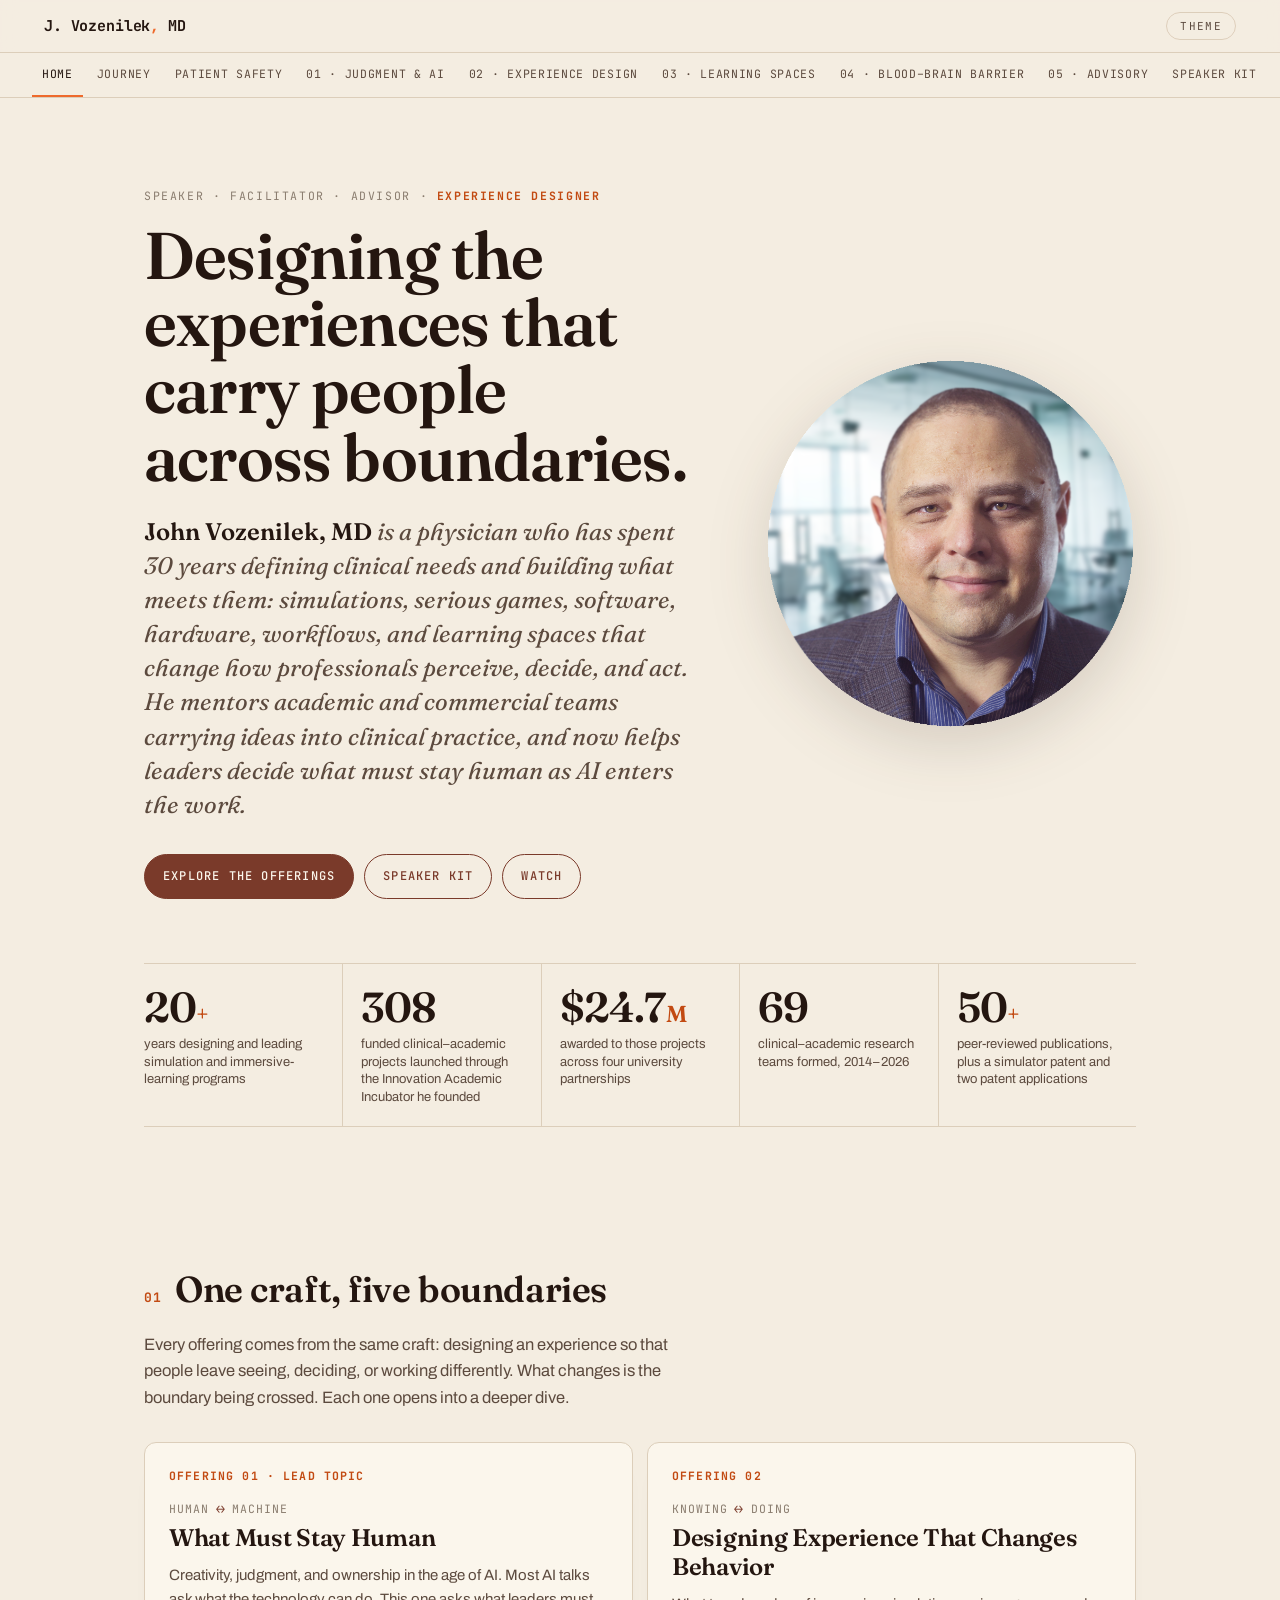
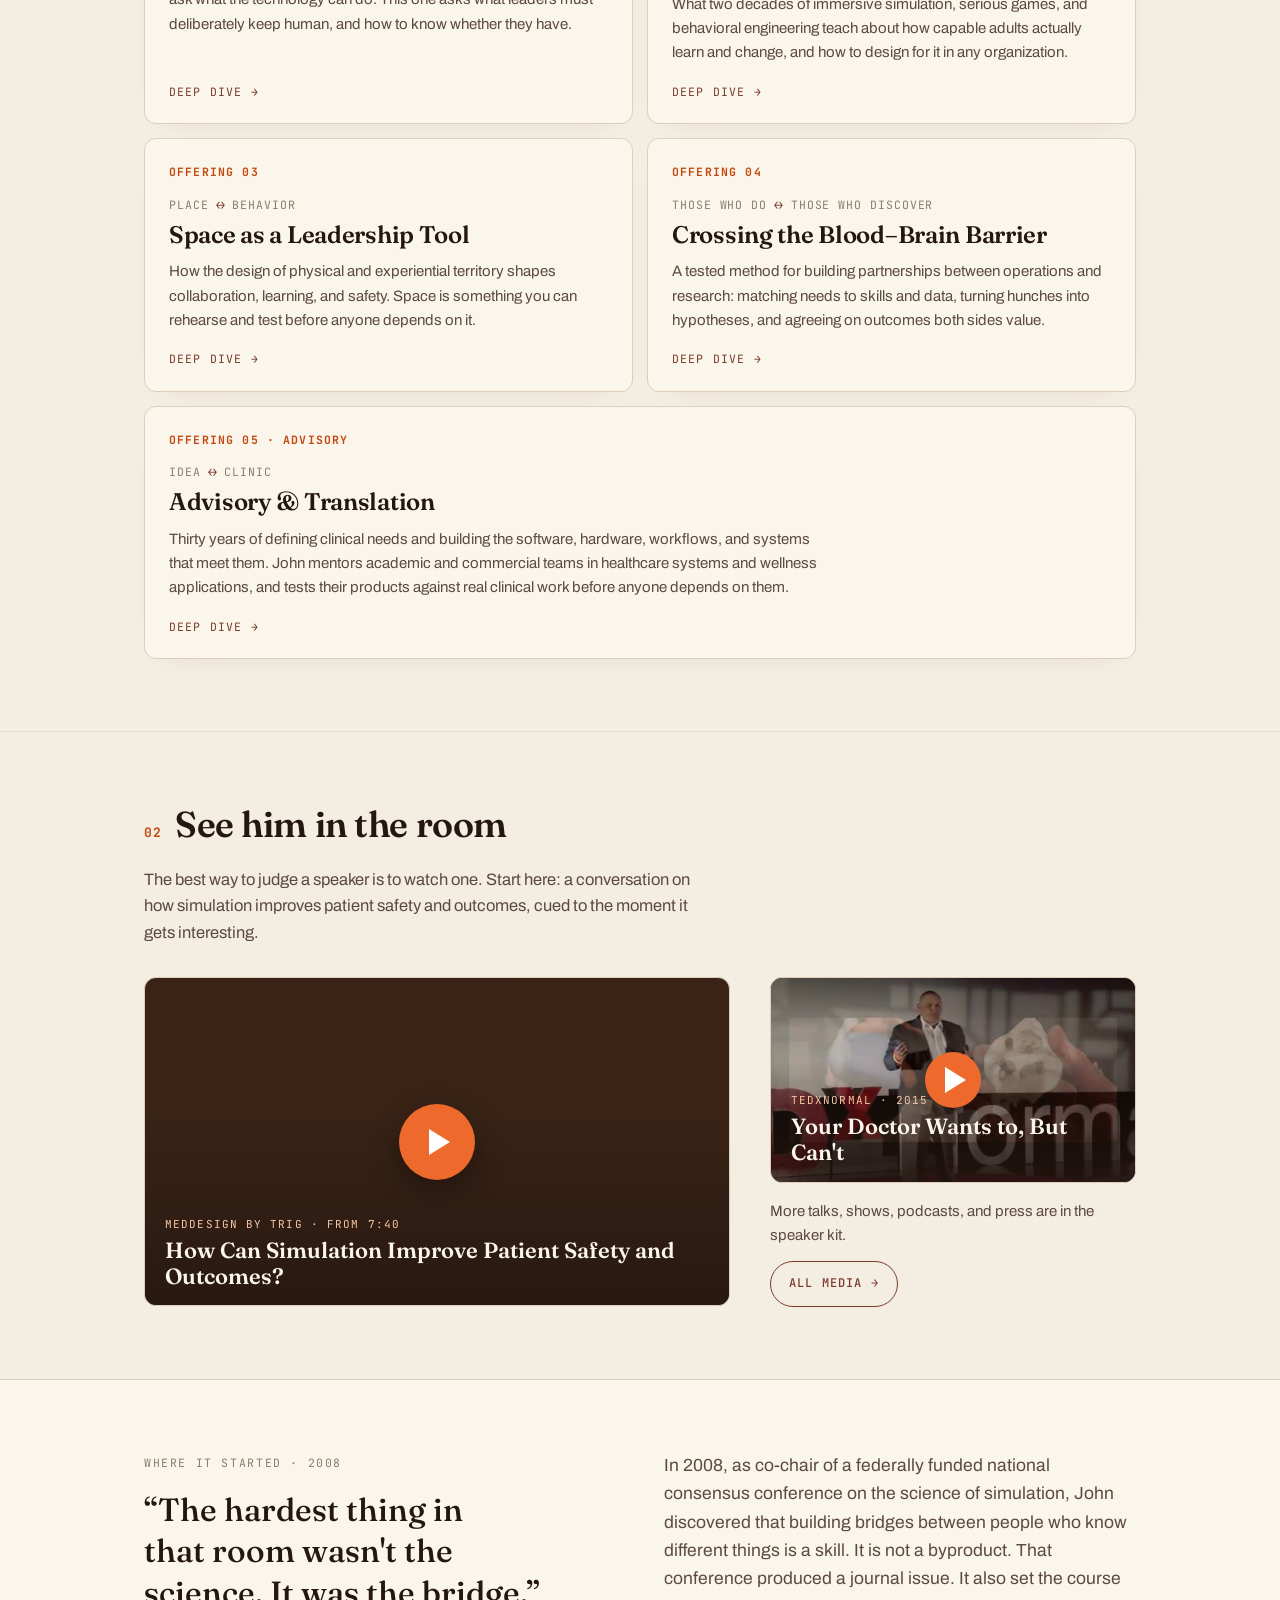
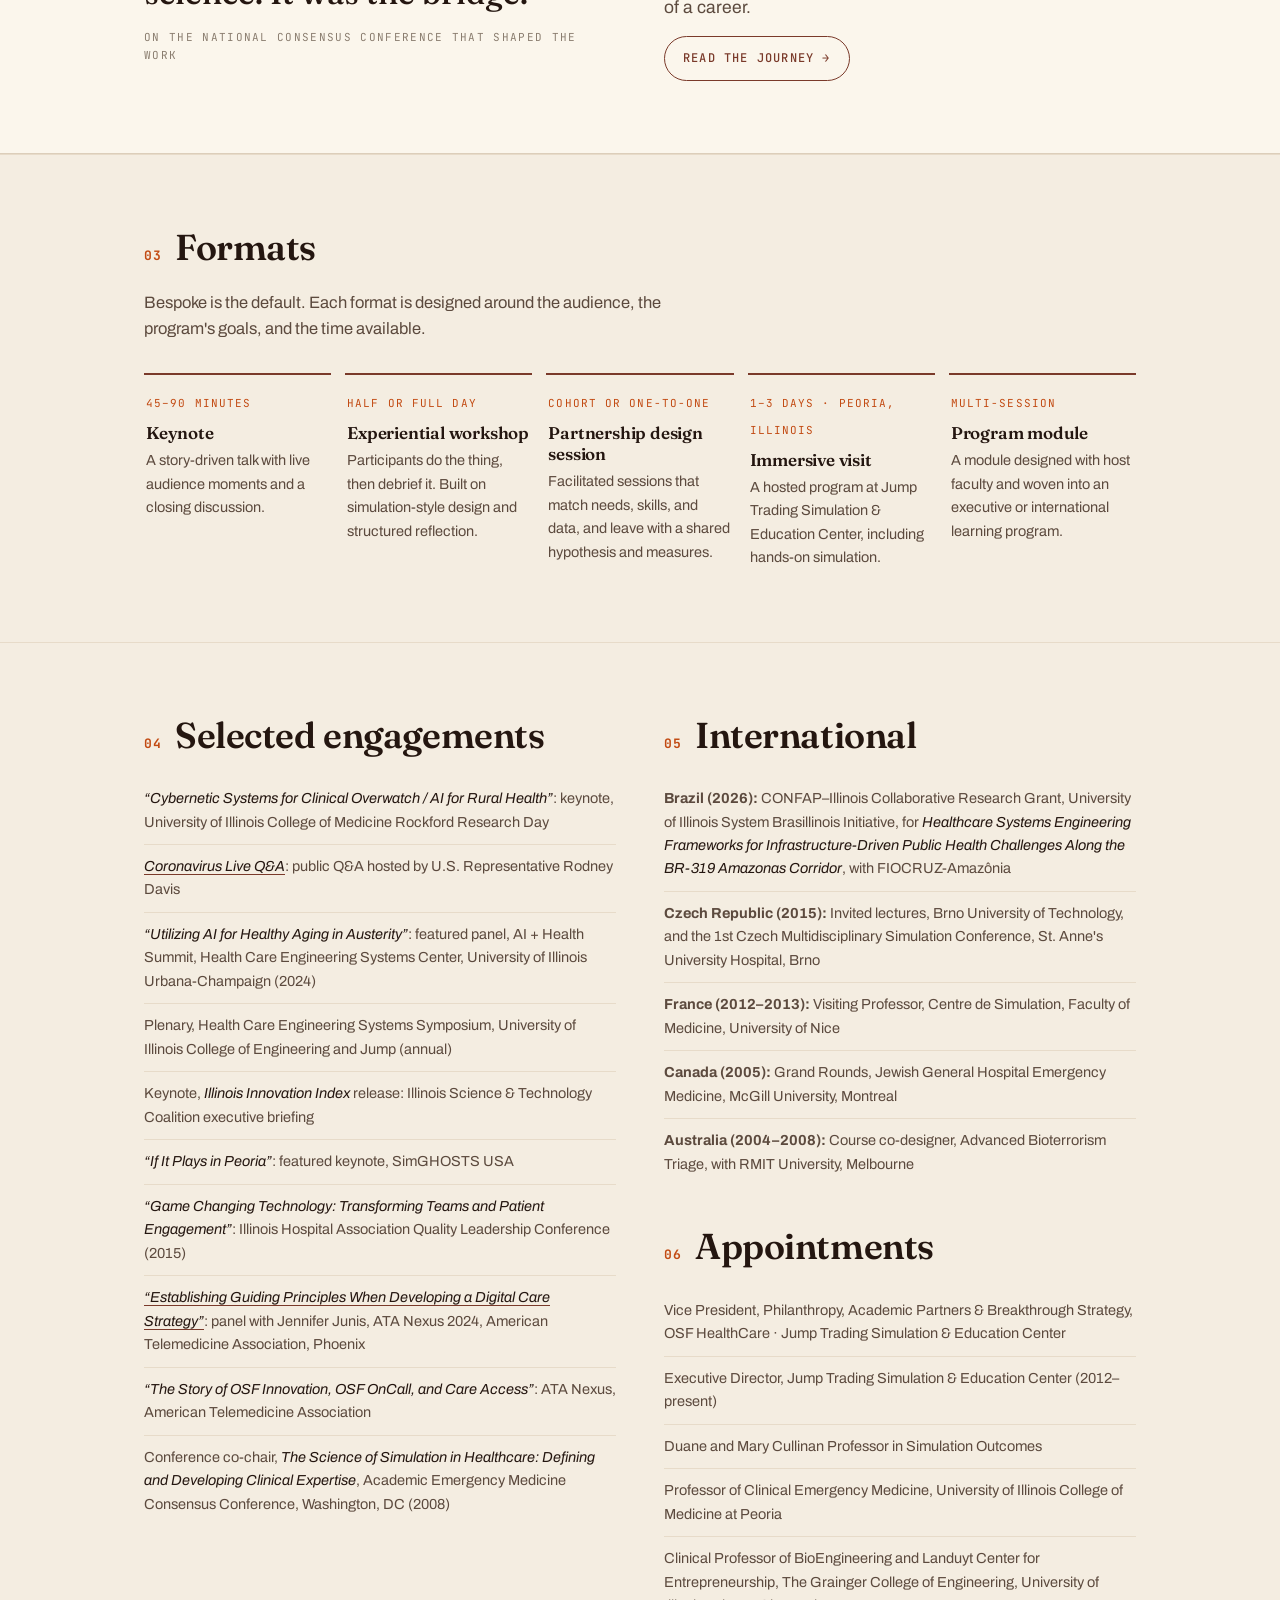
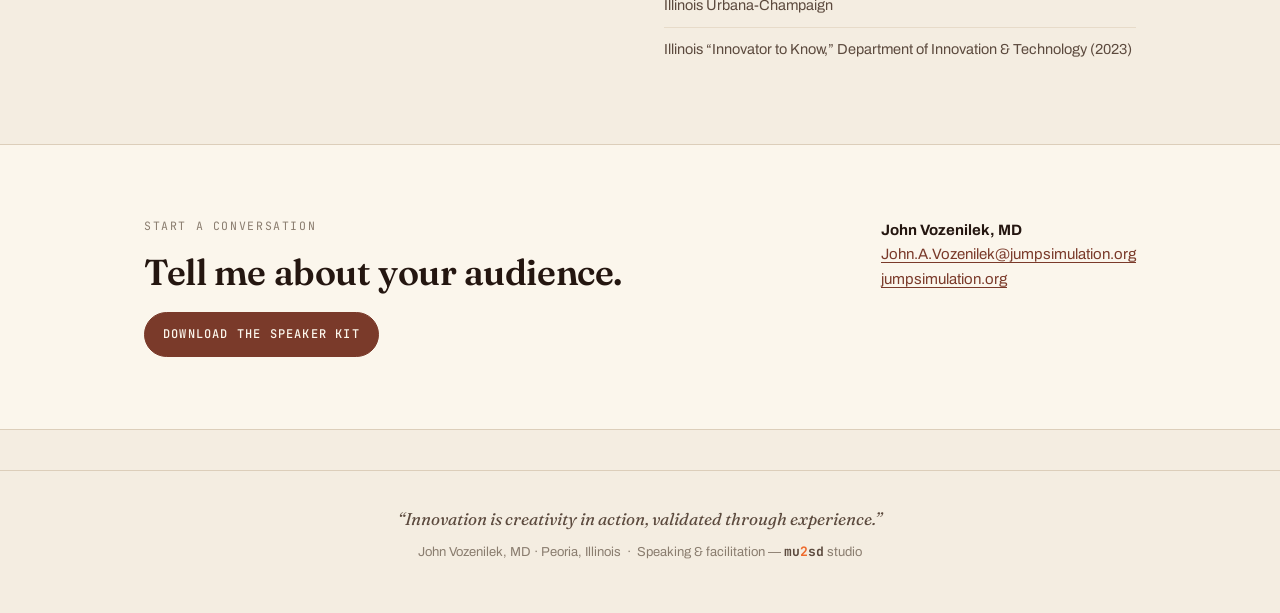
<file: index.html>
<!doctype html>
<html lang="en">
<head>
<meta charset="utf-8">
<meta name="viewport" content="width=device-width, initial-scale=1">
<title>John Vozenilek, MD — Speaking & Facilitation</title>
<meta name="description" content="Physician, experience designer, and advisor. Keynotes, workshops, immersive programs, and advisory work on human judgment in the age of AI, experience design, learning spaces, clinical–academic partnership, and carrying ideas into clinical practice.">
<meta name="author" content="John Vozenilek, MD">
<meta property="og:type" content="website">
<meta property="og:title" content="John Vozenilek, MD — Speaking & Facilitation">
<meta property="og:description" content="Physician, experience designer, and advisor. Keynotes, workshops, immersive programs, and advisory work on human judgment in the age of AI, experience design, learning spaces, clinical–academic partnership, and carrying ideas into clinical practice.">
<meta property="og:image" content="https://drvoz.github.io/bespoke/assets/img/og-card.png">
<meta name="twitter:card" content="summary_large_image">
<link rel="icon" type="image/svg+xml" href="assets/img/favicon.svg">
<link rel="preconnect" href="https://fonts.googleapis.com">
<link rel="preconnect" href="https://fonts.gstatic.com" crossorigin>
<link rel="stylesheet" href="https://fonts.googleapis.com/css2?family=Fraunces:ital,opsz,wght@0,9..144,400;0,9..144,500;0,9..144,600;1,9..144,400;1,9..144,500&family=Archivo:wght@400;500;600;700&family=JetBrains+Mono:wght@400;500;700&display=swap">
<link rel="stylesheet" href="assets/css/site.css">
</head>
<body>
<div class="topbar">
  <a class="brandmark" href="index.html">J. Vozenilek<span class="dot">,</span> MD</a>
  <button class="toggle" id="tgl" aria-label="Toggle light or dark theme">Theme</button>
</div>
<nav class="subnav" aria-label="Site sections">
  <ul>
    <li><a href="index.html" aria-current="page">Home</a></li>
    <li><a href="journey.html">Journey</a></li>
    <li><a href="patient-safety.html">Patient safety</a></li>
    <li><a href="topics/what-must-stay-human.html">01 · Judgment &amp; AI</a></li>
    <li><a href="topics/designing-experience.html">02 · Experience design</a></li>
    <li><a href="topics/space-as-leadership.html">03 · Learning spaces</a></li>
    <li><a href="topics/blood-brain-barrier.html">04 · Blood–brain barrier</a></li>
    <li><a href="topics/advisory-translation.html">05 · Advisory</a></li>
    <li><a href="kit.html">Speaker kit</a></li>
  </ul>
</nav>
<main>
<header class="hero">
  <div class="wrap hero-grid">
    <div>
      <p class="kicker">Speaker · Facilitator · Advisor · <b>Experience designer</b></p>
      <h1>Designing the experiences that carry people across boundaries.</h1>
      <p class="lede"><b>John Vozenilek, MD</b> is a physician who has spent 30 years defining clinical needs and building what meets them: simulations, serious games, software, hardware, workflows, and learning spaces that change how professionals perceive, decide, and act. He mentors academic and commercial teams carrying ideas into clinical practice, and now helps leaders decide what must stay human as AI enters the work.</p>
      <div class="actions">
        <a class="btn primary" href="#offerings">Explore the offerings</a>
        <a class="btn ghost" href="kit.html">Speaker kit</a>
        <a class="btn ghost" href="#watch">Watch</a>
      </div>
    </div>
    <figure class="photo round">
      <img src="assets/img/headshot.png" alt="John Vozenilek, MD">
    </figure>
  </div>
  <div class="wrap" style="margin-top:clamp(40px,6vw,64px)">
    <div class="stats" role="list">
      <div class="stat" role="listitem"><div class="v">20<small>+</small></div><div class="l">years designing and leading simulation and immersive-learning programs</div></div>
      <div class="stat" role="listitem"><div class="v">308</div><div class="l">funded clinical–academic projects launched through the Innovation Academic Incubator he founded</div></div>
      <div class="stat" role="listitem"><div class="v">$24.7<small>M</small></div><div class="l">awarded to those projects across four university partnerships</div></div>
      <div class="stat" role="listitem"><div class="v">69</div><div class="l">clinical–academic research teams formed, 2014–2026</div></div>
      <div class="stat" role="listitem"><div class="v">50<small>+</small></div><div class="l">peer-reviewed publications, plus a simulator patent and two patent applications</div></div>
    </div>
  </div>
</header>

<section id="offerings">
  <div class="wrap">
    <div class="section-label"><span class="n">01</span><h2>One craft, five boundaries</h2></div>
    <p class="sect-note">Every offering comes from the same craft: designing an experience so that people leave seeing, deciding, or working differently. What changes is the boundary being crossed. Each one opens into a deeper dive.</p>
    <div class="thread">
      <a class="offer" href="topics/what-must-stay-human.html">
        <span class="num">OFFERING 01 · LEAD TOPIC</span>
        <span class="cross">Human <i>↔</i> machine</span>
        <h3>What Must Stay Human</h3>
        <p>Creativity, judgment, and ownership in the age of AI. Most AI talks ask what the technology can do. This one asks what leaders must deliberately keep human, and how to know whether they have.</p>
        <span class="more">Deep dive →</span>
      </a>
      <a class="offer" href="topics/designing-experience.html">
        <span class="num">OFFERING 02</span>
        <span class="cross">Knowing <i>↔</i> doing</span>
        <h3>Designing Experience That Changes Behavior</h3>
        <p>What two decades of immersive simulation, serious games, and behavioral engineering teach about how capable adults actually learn and change, and how to design for it in any organization.</p>
        <span class="more">Deep dive →</span>
      </a>
      <a class="offer" href="topics/space-as-leadership.html">
        <span class="num">OFFERING 03</span>
        <span class="cross">Place <i>↔</i> behavior</span>
        <h3>Space as a Leadership Tool</h3>
        <p>How the design of physical and experiential territory shapes collaboration, learning, and safety. Space is something you can rehearse and test before anyone depends on it.</p>
        <span class="more">Deep dive →</span>
      </a>
      <a class="offer" href="topics/blood-brain-barrier.html">
        <span class="num">OFFERING 04</span>
        <span class="cross">Those who do <i>↔</i> those who discover</span>
        <h3>Crossing the Blood–Brain Barrier</h3>
        <p>A tested method for building partnerships between operations and research: matching needs to skills and data, turning hunches into hypotheses, and agreeing on outcomes both sides value.</p>
        <span class="more">Deep dive →</span>
      </a>
      <a class="offer wide" href="topics/advisory-translation.html">
        <span class="num">OFFERING 05 · ADVISORY</span>
        <span class="cross">Idea <i>↔</i> clinic</span>
        <h3>Advisory &amp; Translation</h3>
        <p>Thirty years of defining clinical needs and building the software, hardware, workflows, and systems that meet them. John mentors academic and commercial teams in healthcare systems and wellness applications, and tests their products against real clinical work before anyone depends on them.</p>
        <span class="more">Deep dive →</span>
      </a>
    </div>
  </div>
</section>

<section id="watch">
  <div class="wrap">
    <div class="section-label"><span class="n">02</span><h2>See him in the room</h2></div>
    <p class="sect-note">The best way to judge a speaker is to watch one. Start here: a conversation on how simulation improves patient safety and outcomes, cued to the moment it gets interesting.</p>
    <div class="watch-grid">
      <div class="video">
        <a class="facade" href="https://www.youtube.com/watch?v=jqdyr2kO16M&amp;t=460s" data-yt="jqdyr2kO16M" data-start="460" aria-label="Play: How Can Simulation Improve Patient Safety and Outcomes? (starts at 7:40)">
          <img class="thumb" src="https://i.ytimg.com/vi/jqdyr2kO16M/hqdefault.jpg" alt="" loading="lazy" onerror="this.remove()">
          <span class="shade"></span><span class="play"></span>
          <span class="cap"><span>medDesign by Trig · from 7:40</span><b>How Can Simulation Improve Patient Safety and Outcomes?</b></span>
        </a>
      </div>
      <div>
        <div class="video">
          <a class="facade" href="https://www.youtube.com/watch?v=NiRxICEj-1o" data-yt="NiRxICEj-1o" aria-label="Play: Your Doctor Wants to, But Can't, TEDxNormal">
            <img class="thumb" src="assets/img/tedx-stage.jpg" alt="" loading="lazy">
            <span class="shade"></span><span class="play" style="width:56px;height:56px"></span>
            <span class="cap"><span>TEDxNormal · 2015</span><b>Your Doctor Wants to, But Can't</b></span>
          </a>
        </div>
        <p style="margin-top:16px; color:var(--ink-soft); font-size:15px">More talks, shows, podcasts, and press are in the speaker kit.</p>
        <a class="btn ghost" href="kit.html#watch">All media →</a>
      </div>
    </div>
  </div>
</section>

<section class="band">
  <div class="wrap grid-2" style="align-items:center">
    <div>
      <p class="kicker">Where it started · 2008</p>
      <p class="pull">“The hardest thing in that room wasn't the science. It was the bridge.”</p>
      <p class="pull-src">On the national consensus conference that shaped the work</p>
    </div>
    <div>
      <p class="standfirst">In 2008, as co-chair of a federally funded national consensus conference on the science of simulation, John discovered that building bridges between people who know different things is a skill. It is not a byproduct. That conference produced a journal issue. It also set the course of a career.</p>
      <a class="btn ghost" href="journey.html">Read the journey →</a>
    </div>
  </div>
</section>

<section>
  <div class="wrap">
    <div class="section-label"><span class="n">03</span><h2>Formats</h2></div>
    <p class="sect-note">Bespoke is the default. Each format is designed around the audience, the program's goals, and the time available.</p>
    <div class="formats">
      <div class="format"><span class="d">45–90 minutes</span><h4>Keynote</h4><p>A story-driven talk with live audience moments and a closing discussion.</p></div>
      <div class="format"><span class="d">Half or full day</span><h4>Experiential workshop</h4><p>Participants do the thing, then debrief it. Built on simulation-style design and structured reflection.</p></div>
      <div class="format"><span class="d">Cohort or one-to-one</span><h4>Partnership design session</h4><p>Facilitated sessions that match needs, skills, and data, and leave with a shared hypothesis and measures.</p></div>
      <div class="format"><span class="d">1–3 days · Peoria, Illinois</span><h4>Immersive visit</h4><p>A hosted program at Jump Trading Simulation &amp; Education Center, including hands-on simulation.</p></div>
      <div class="format"><span class="d">Multi-session</span><h4>Program module</h4><p>A module designed with host faculty and woven into an executive or international learning program.</p></div>
    </div>
  </div>
</section>

<section>
  <div class="wrap grid-2">
    <div>
      <div class="section-label"><span class="n">04</span><h2>Selected engagements</h2></div>
      <ul class="refs">
        <li><i>“Cybernetic Systems for Clinical Overwatch / AI for Rural Health”</i>: keynote, University of Illinois College of Medicine Rockford Research Day</li>
        <li><a href="https://www.youtube.com/watch?v=m7zULT_oj58"><i>Coronavirus Live Q&amp;A</i></a>: public Q&amp;A hosted by U.S. Representative Rodney Davis</li>
        <li><i>“Utilizing AI for Healthy Aging in Austerity”</i>: featured panel, AI + Health Summit, Health Care Engineering Systems Center, University of Illinois Urbana-Champaign (2024)</li>
        <li>Plenary, Health Care Engineering Systems Symposium, University of Illinois College of Engineering and Jump (annual)</li>
        <li>Keynote, <i>Illinois Innovation Index</i> release: Illinois Science &amp; Technology Coalition executive briefing</li>
        <li><i>“If It Plays in Peoria”</i>: featured keynote, SimGHOSTS USA</li>
        <li><i>“Game Changing Technology: Transforming Teams and Patient Engagement”</i>: Illinois Hospital Association Quality Leadership Conference (2015)</li>
        <li><a href="https://newsroom.osfhealthcare.org/osf-healthcare-experts-establish-guiding-principles-when-developing-digital-care-strategy/"><i>“Establishing Guiding Principles When Developing a Digital Care Strategy”</i></a>: panel with Jennifer Junis, ATA Nexus 2024, American Telemedicine Association, Phoenix</li>
        <li><i>“The Story of OSF Innovation, OSF OnCall, and Care Access”</i>: ATA Nexus, American Telemedicine Association</li>
        <li>Conference co-chair, <i>The Science of Simulation in Healthcare: Defining and Developing Clinical Expertise</i>, Academic Emergency Medicine Consensus Conference, Washington, DC (2008)</li>
      </ul>
    </div>
    <div>
      <div class="section-label"><span class="n">05</span><h2>International</h2></div>
      <ul class="refs">
        <li><b>Brazil (2026):</b> CONFAP–Illinois Collaborative Research Grant, University of Illinois System Brasillinois Initiative, for <i>Healthcare Systems Engineering Frameworks for Infrastructure-Driven Public Health Challenges Along the BR-319 Amazonas Corridor</i>, with FIOCRUZ-Amazônia</li>
        <li><b>Czech Republic (2015):</b> Invited lectures, Brno University of Technology, and the 1st Czech Multidisciplinary Simulation Conference, St. Anne's University Hospital, Brno</li>
        <li><b>France (2012–2013):</b> Visiting Professor, Centre de Simulation, Faculty of Medicine, University of Nice</li>
        <li><b>Canada (2005):</b> Grand Rounds, Jewish General Hospital Emergency Medicine, McGill University, Montreal</li>
        <li><b>Australia (2004–2008):</b> Course co-designer, Advanced Bioterrorism Triage, with RMIT University, Melbourne</li>
      </ul>
      <div class="section-label" style="margin-top:40px"><span class="n">06</span><h2>Appointments</h2></div>
      <ul class="refs">
        <li>Vice President, Philanthropy, Academic Partners &amp; Breakthrough Strategy, OSF HealthCare · Jump Trading Simulation &amp; Education Center</li>
        <li>Executive Director, Jump Trading Simulation &amp; Education Center (2012–present)</li>
        <li>Duane and Mary Cullinan Professor in Simulation Outcomes</li>
        <li>Professor of Clinical Emergency Medicine, University of Illinois College of Medicine at Peoria</li>
        <li>Clinical Professor of BioEngineering and Landuyt Center for Entrepreneurship, The Grainger College of Engineering, University of Illinois Urbana-Champaign</li>
        <li>Illinois “Innovator to Know,” Department of Innovation &amp; Technology (2023)</li>
      </ul>
    </div>
  </div>
</section>

<section class="band" id="contact">
  <div class="wrap contact">
    <div>
      <p class="kicker">Start a conversation</p>
      <h2 style="margin:0">Tell me about your audience.</h2>
    </div>
    <div class="lines">
      <b>John Vozenilek, MD</b><br>
      <a href="mailto:John.A.Vozenilek@jumpsimulation.org">John.A.Vozenilek@jumpsimulation.org</a><br>
      <a href="https://jumpsimulation.org">jumpsimulation.org</a>
    </div>
    <a class="btn primary" href="kit.html">Download the speaker kit</a>
  </div>
</section>

</main>
<footer class="site">
  <span class="fq">“Innovation is creativity in action, validated through experience.”</span>
  <span class="src">John Vozenilek, MD · Peoria, Illinois &nbsp;·&nbsp; Speaking &amp; facilitation — <b>mu<span class="two">2</span>sd</b> studio</span>
</footer>
<script src="assets/js/site.js"></script>
</body>
</html>
</file>
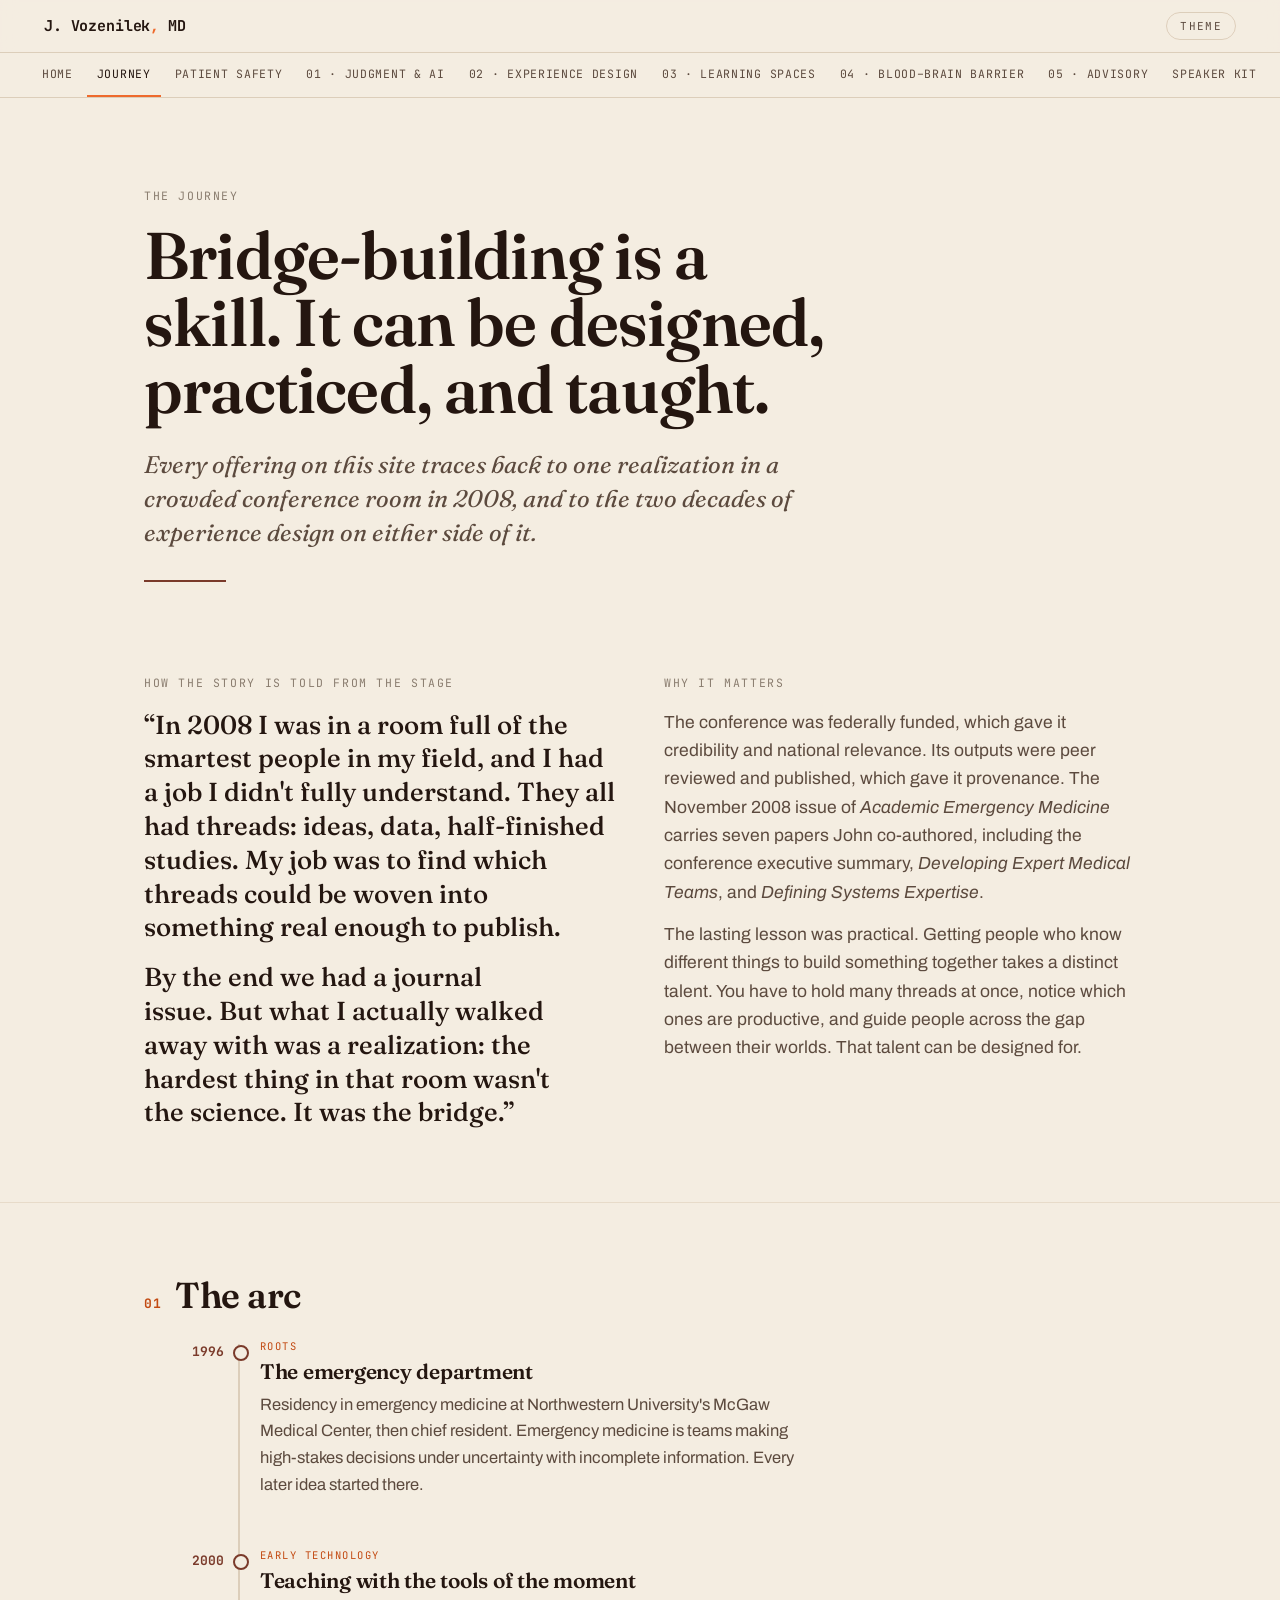
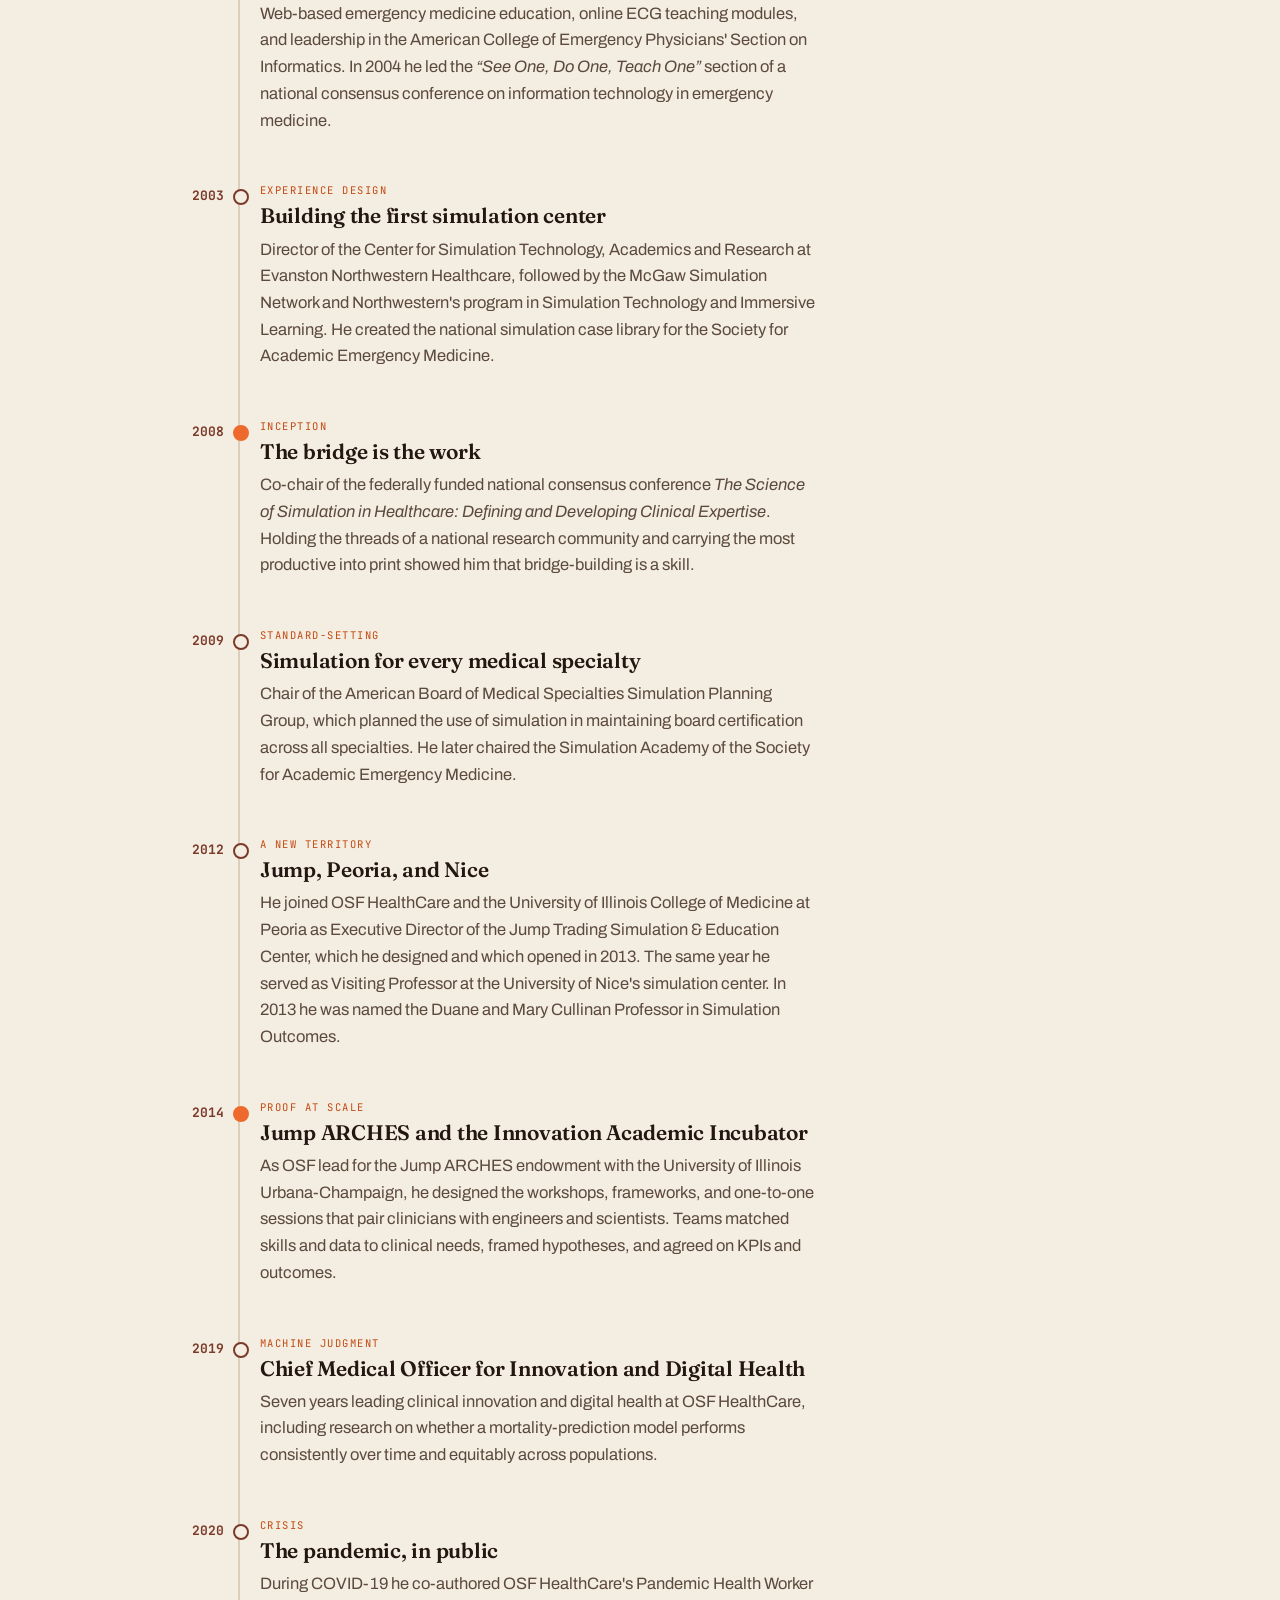
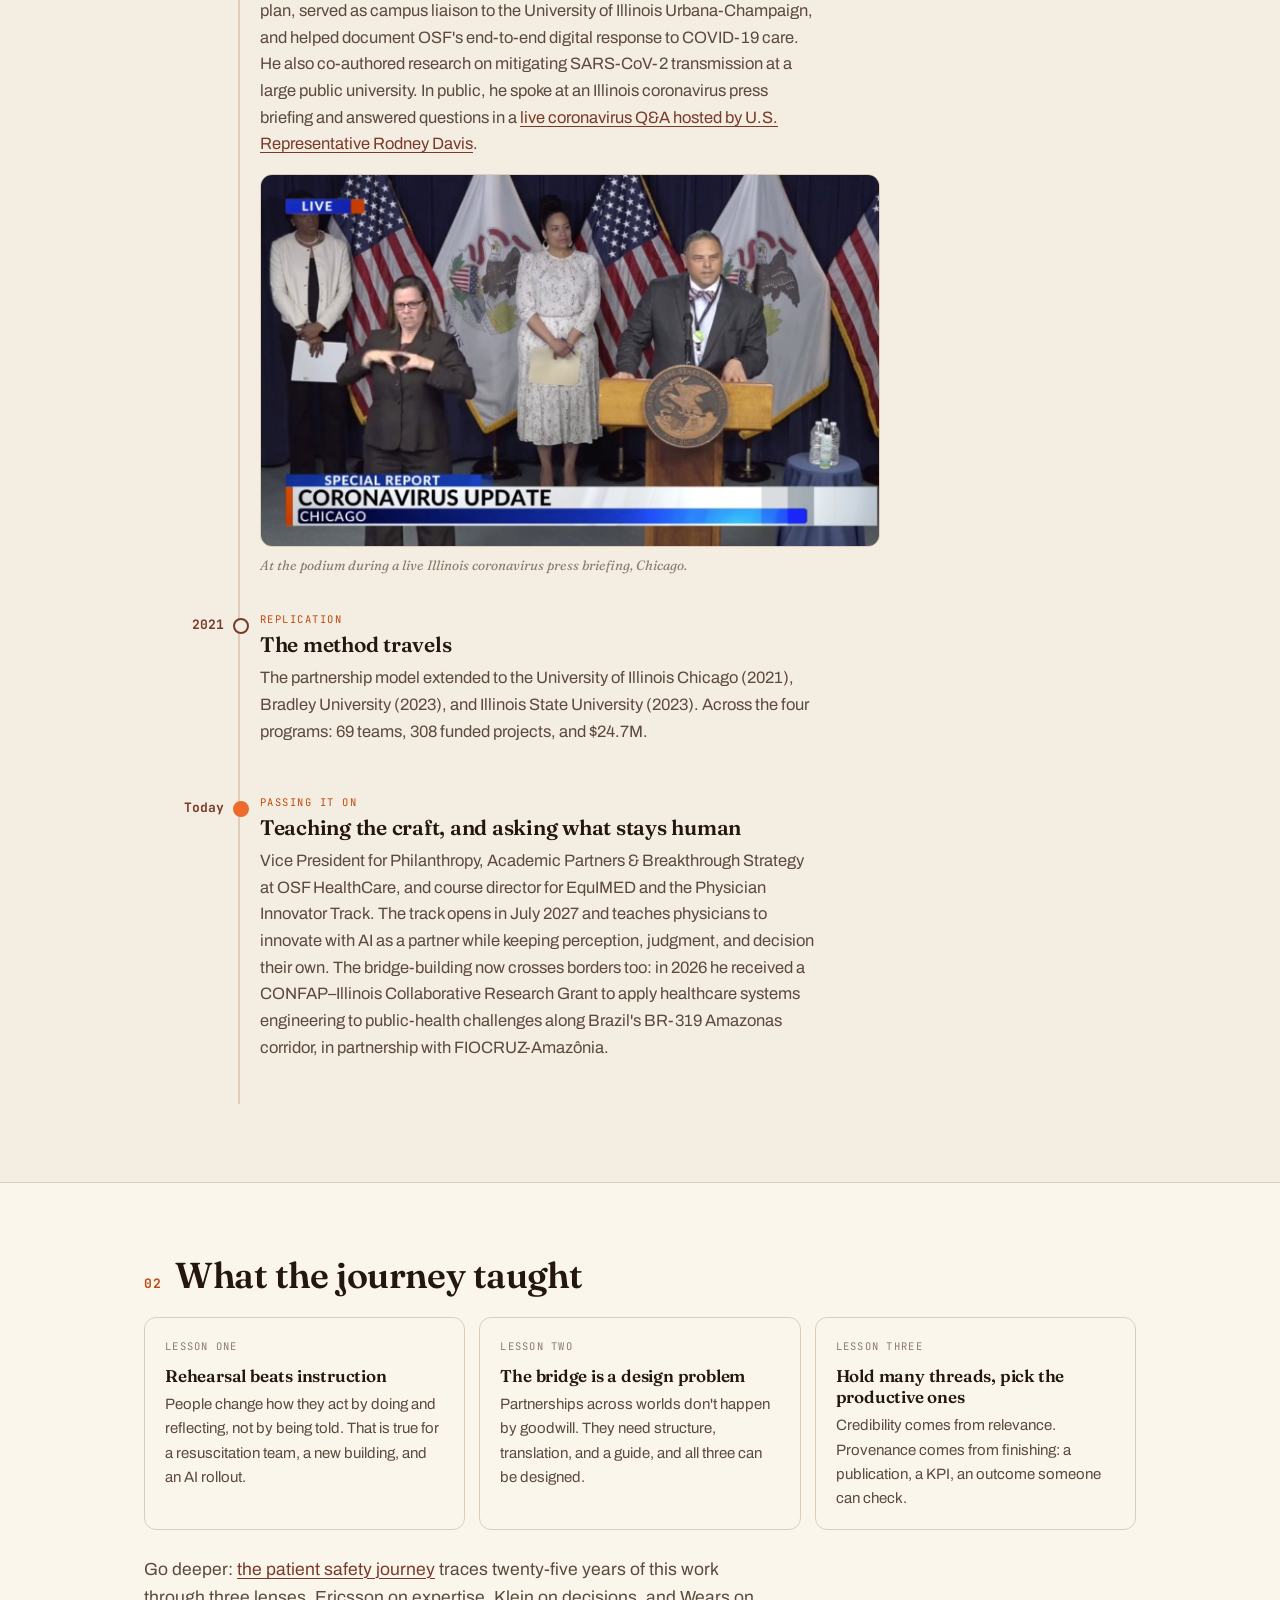
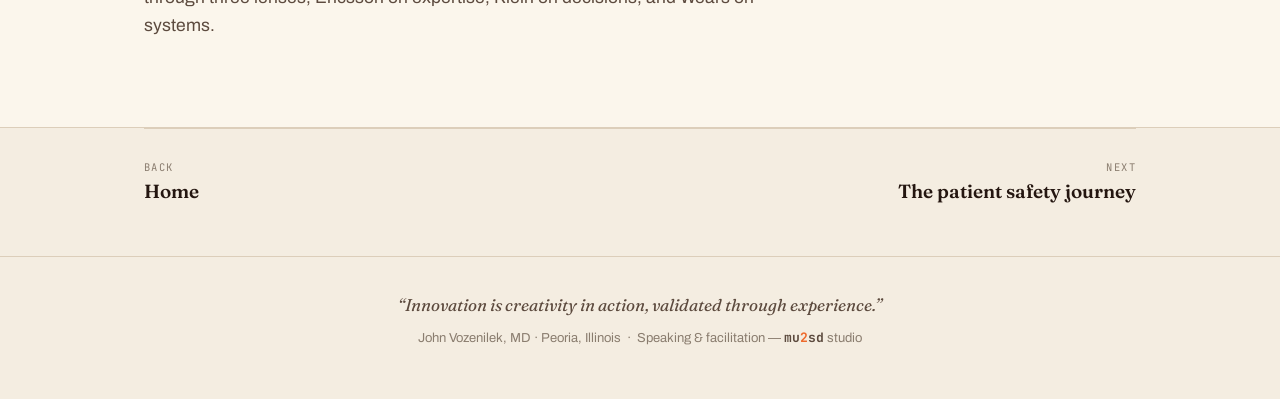
<file: journey.html>
<!doctype html>
<html lang="en">
<head>
<meta charset="utf-8">
<meta name="viewport" content="width=device-width, initial-scale=1">
<title>The Journey — John Vozenilek, MD</title>
<meta name="description" content="From the emergency department to simulation science to clinical–academic partnership: how one realization in 2008 became a career's worth of bridge-building.">
<meta name="author" content="John Vozenilek, MD">
<meta property="og:type" content="website">
<meta property="og:title" content="The Journey — John Vozenilek, MD">
<meta property="og:description" content="From the emergency department to simulation science to clinical–academic partnership: how one realization in 2008 became a career's worth of bridge-building.">
<meta property="og:image" content="https://drvoz.github.io/bespoke/assets/img/og-card.png">
<meta name="twitter:card" content="summary_large_image">
<link rel="icon" type="image/svg+xml" href="assets/img/favicon.svg">
<link rel="preconnect" href="https://fonts.googleapis.com">
<link rel="preconnect" href="https://fonts.gstatic.com" crossorigin>
<link rel="stylesheet" href="https://fonts.googleapis.com/css2?family=Fraunces:ital,opsz,wght@0,9..144,400;0,9..144,500;0,9..144,600;1,9..144,400;1,9..144,500&family=Archivo:wght@400;500;600;700&family=JetBrains+Mono:wght@400;500;700&display=swap">
<link rel="stylesheet" href="assets/css/site.css">
</head>
<body>
<div class="topbar">
  <a class="brandmark" href="index.html">J. Vozenilek<span class="dot">,</span> MD</a>
  <button class="toggle" id="tgl" aria-label="Toggle light or dark theme">Theme</button>
</div>
<nav class="subnav" aria-label="Site sections">
  <ul>
    <li><a href="index.html">Home</a></li>
    <li><a href="journey.html" aria-current="page">Journey</a></li>
    <li><a href="patient-safety.html">Patient safety</a></li>
    <li><a href="topics/what-must-stay-human.html">01 · Judgment &amp; AI</a></li>
    <li><a href="topics/designing-experience.html">02 · Experience design</a></li>
    <li><a href="topics/space-as-leadership.html">03 · Learning spaces</a></li>
    <li><a href="topics/blood-brain-barrier.html">04 · Blood–brain barrier</a></li>
    <li><a href="topics/advisory-translation.html">05 · Advisory</a></li>
    <li><a href="kit.html">Speaker kit</a></li>
  </ul>
</nav>
<main>
<header class="hero" style="padding-bottom:20px">
  <div class="wrap">
    <p class="kicker">The journey</p>
    <h1>Bridge-building is a skill. It can be designed, practiced, and taught.</h1>
    <p class="lede">Every offering on this site traces back to one realization in a crowded conference room in 2008, and to the two decades of experience design on either side of it.</p>
    <hr class="rule">
  </div>
</header>

<section style="border-top:0">
  <div class="wrap grid-2" style="align-items:start">
    <div>
      <p class="kicker">How the story is told from the stage</p>
      <p class="pull" style="font-size:clamp(20px,2.4vw,26px); max-width:34ch">“In 2008 I was in a room full of the smartest people in my field, and I had a job I didn't fully understand. They all had threads: ideas, data, half-finished studies. My job was to find which threads could be woven into something real enough to publish.</p>
      <p class="pull" style="font-size:clamp(20px,2.4vw,26px); max-width:34ch; margin-top:16px">By the end we had a journal issue. But what I actually walked away with was a realization: the hardest thing in that room wasn't the science. It was the bridge.”</p>
    </div>
    <div>
      <p class="kicker">Why it matters</p>
      <p class="standfirst">The conference was federally funded, which gave it credibility and national relevance. Its outputs were peer reviewed and published, which gave it provenance. The November 2008 issue of <i>Academic Emergency Medicine</i> carries seven papers John co-authored, including the conference executive summary, <i>Developing Expert Medical Teams</i>, and <i>Defining Systems Expertise</i>.</p>
      <p class="standfirst">The lasting lesson was practical. Getting people who know different things to build something together takes a distinct talent. You have to hold many threads at once, notice which ones are productive, and guide people across the gap between their worlds. That talent can be designed for.</p>
    </div>
  </div>
</section>

<section>
  <div class="wrap">
    <div class="section-label"><span class="n">01</span><h2>The arc</h2></div>
    <ol class="timeline">
      <li>
        <span class="yr">1996</span>
        <div><p class="act">Roots</p><h3>The emergency department</h3><p>Residency in emergency medicine at Northwestern University's McGaw Medical Center, then chief resident. Emergency medicine is teams making high-stakes decisions under uncertainty with incomplete information. Every later idea started there.</p></div>
      </li>
      <li>
        <span class="yr">2000</span>
        <div><p class="act">Early technology</p><h3>Teaching with the tools of the moment</h3><p>Web-based emergency medicine education, online ECG teaching modules, and leadership in the American College of Emergency Physicians' Section on Informatics. In 2004 he led the <i>“See One, Do One, Teach One”</i> section of a national consensus conference on information technology in emergency medicine.</p></div>
      </li>
      <li>
        <span class="yr">2003</span>
        <div><p class="act">Experience design</p><h3>Building the first simulation center</h3><p>Director of the Center for Simulation Technology, Academics and Research at Evanston Northwestern Healthcare, followed by the McGaw Simulation Network and Northwestern's program in Simulation Technology and Immersive Learning. He created the national simulation case library for the Society for Academic Emergency Medicine.</p></div>
      </li>
      <li class="key">
        <span class="yr">2008</span>
        <div><p class="act">Inception</p><h3>The bridge is the work</h3><p>Co-chair of the federally funded national consensus conference <i>The Science of Simulation in Healthcare: Defining and Developing Clinical Expertise</i>. Holding the threads of a national research community and carrying the most productive into print showed him that bridge-building is a skill.</p></div>
      </li>
      <li>
        <span class="yr">2009</span>
        <div><p class="act">Standard-setting</p><h3>Simulation for every medical specialty</h3><p>Chair of the American Board of Medical Specialties Simulation Planning Group, which planned the use of simulation in maintaining board certification across all specialties. He later chaired the Simulation Academy of the Society for Academic Emergency Medicine.</p></div>
      </li>
      <li>
        <span class="yr">2012</span>
        <div><p class="act">A new territory</p><h3>Jump, Peoria, and Nice</h3><p>He joined OSF HealthCare and the University of Illinois College of Medicine at Peoria as Executive Director of the Jump Trading Simulation &amp; Education Center, which he designed and which opened in 2013. The same year he served as Visiting Professor at the University of Nice's simulation center. In 2013 he was named the Duane and Mary Cullinan Professor in Simulation Outcomes.</p></div>
      </li>
      <li class="key">
        <span class="yr">2014</span>
        <div><p class="act">Proof at scale</p><h3>Jump ARCHES and the Innovation Academic Incubator</h3><p>As OSF lead for the Jump ARCHES endowment with the University of Illinois Urbana-Champaign, he designed the workshops, frameworks, and one-to-one sessions that pair clinicians with engineers and scientists. Teams matched skills and data to clinical needs, framed hypotheses, and agreed on KPIs and outcomes.</p></div>
      </li>
      <li>
        <span class="yr">2019</span>
        <div><p class="act">Machine judgment</p><h3>Chief Medical Officer for Innovation and Digital Health</h3><p>Seven years leading clinical innovation and digital health at OSF HealthCare, including research on whether a mortality-prediction model performs consistently over time and equitably across populations.</p></div>
      </li>
      <li>
        <span class="yr">2020</span>
        <div><p class="act">Crisis</p><h3>The pandemic, in public</h3><p>During COVID-19 he co-authored OSF HealthCare's Pandemic Health Worker plan, served as campus liaison to the University of Illinois Urbana-Champaign, and helped document OSF's end-to-end digital response to COVID-19 care. He also co-authored research on mitigating SARS-CoV-2 transmission at a large public university. In public, he spoke at an Illinois coronavirus press briefing and answered questions in a <a href="https://www.youtube.com/watch?v=m7zULT_oj58">live coronavirus Q&amp;A hosted by U.S. Representative Rodney Davis</a>.</p>
          <figure class="still">
            <img src="assets/img/press-briefing.jpg" alt="John Vozenilek at the podium during a live Illinois coronavirus press briefing in Chicago">
            <figcaption>At the podium during a live Illinois coronavirus press briefing, Chicago.</figcaption>
          </figure>
        </div>
      </li>
      <li>
        <span class="yr">2021</span>
        <div><p class="act">Replication</p><h3>The method travels</h3><p>The partnership model extended to the University of Illinois Chicago (2021), Bradley University (2023), and Illinois State University (2023). Across the four programs: 69 teams, 308 funded projects, and $24.7M.</p></div>
      </li>
      <li class="key">
        <span class="yr">Today</span>
        <div><p class="act">Passing it on</p><h3>Teaching the craft, and asking what stays human</h3><p>Vice President for Philanthropy, Academic Partners &amp; Breakthrough Strategy at OSF HealthCare, and course director for EquIMED and the Physician Innovator Track. The track opens in July 2027 and teaches physicians to innovate with AI as a partner while keeping perception, judgment, and decision their own. The bridge-building now crosses borders too: in 2026 he received a CONFAP–Illinois Collaborative Research Grant to apply healthcare systems engineering to public-health challenges along Brazil's BR-319 Amazonas corridor, in partnership with FIOCRUZ-Amazônia.</p></div>
      </li>
    </ol>
  </div>
</section>

<section class="band">
  <div class="wrap">
    <div class="section-label"><span class="n">02</span><h2>What the journey taught</h2></div>
    <div class="grid-3">
      <div class="card"><p class="meta">Lesson one</p><h4>Rehearsal beats instruction</h4><p>People change how they act by doing and reflecting, not by being told. That is true for a resuscitation team, a new building, and an AI rollout.</p></div>
      <div class="card"><p class="meta">Lesson two</p><h4>The bridge is a design problem</h4><p>Partnerships across worlds don't happen by goodwill. They need structure, translation, and a guide, and all three can be designed.</p></div>
      <div class="card"><p class="meta">Lesson three</p><h4>Hold many threads, pick the productive ones</h4><p>Credibility comes from relevance. Provenance comes from finishing: a publication, a KPI, an outcome someone can check.</p></div>
    </div>
    <p class="standfirst" style="margin-top:26px">Go deeper: <a href="patient-safety.html">the patient safety journey</a> traces twenty-five years of this work through three lenses, Ericsson on expertise, Klein on decisions, and Wears on systems.</p>
  </div>
</section>

<div class="wrap">
  <div class="onward">
    <a class="prev" href="index.html"><span>Back</span><b>Home</b></a>
    <a class="next" href="patient-safety.html"><span>Next</span><b>The patient safety journey</b></a>
  </div>
</div>

</main>
<footer class="site">
  <span class="fq">“Innovation is creativity in action, validated through experience.”</span>
  <span class="src">John Vozenilek, MD · Peoria, Illinois &nbsp;·&nbsp; Speaking &amp; facilitation — <b>mu<span class="two">2</span>sd</b> studio</span>
</footer>
<script src="assets/js/site.js"></script>
</body>
</html>
</file>
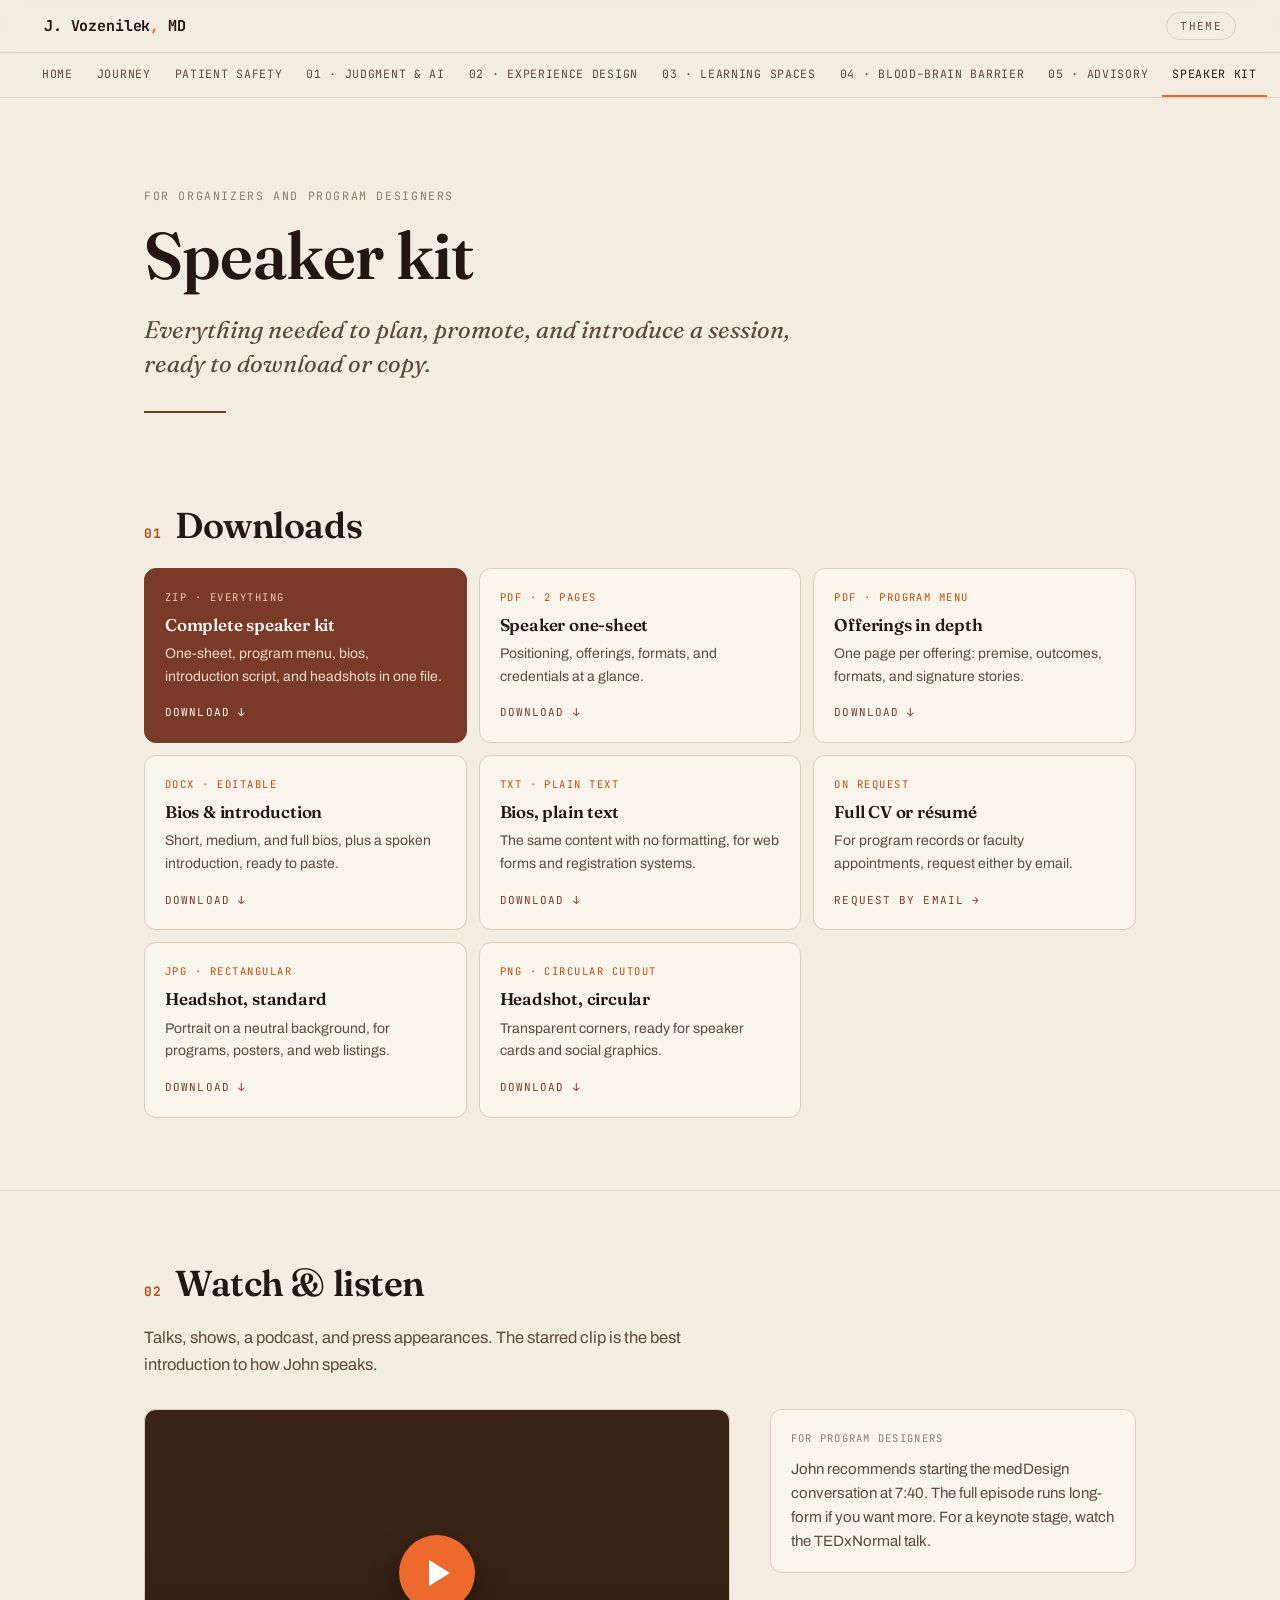
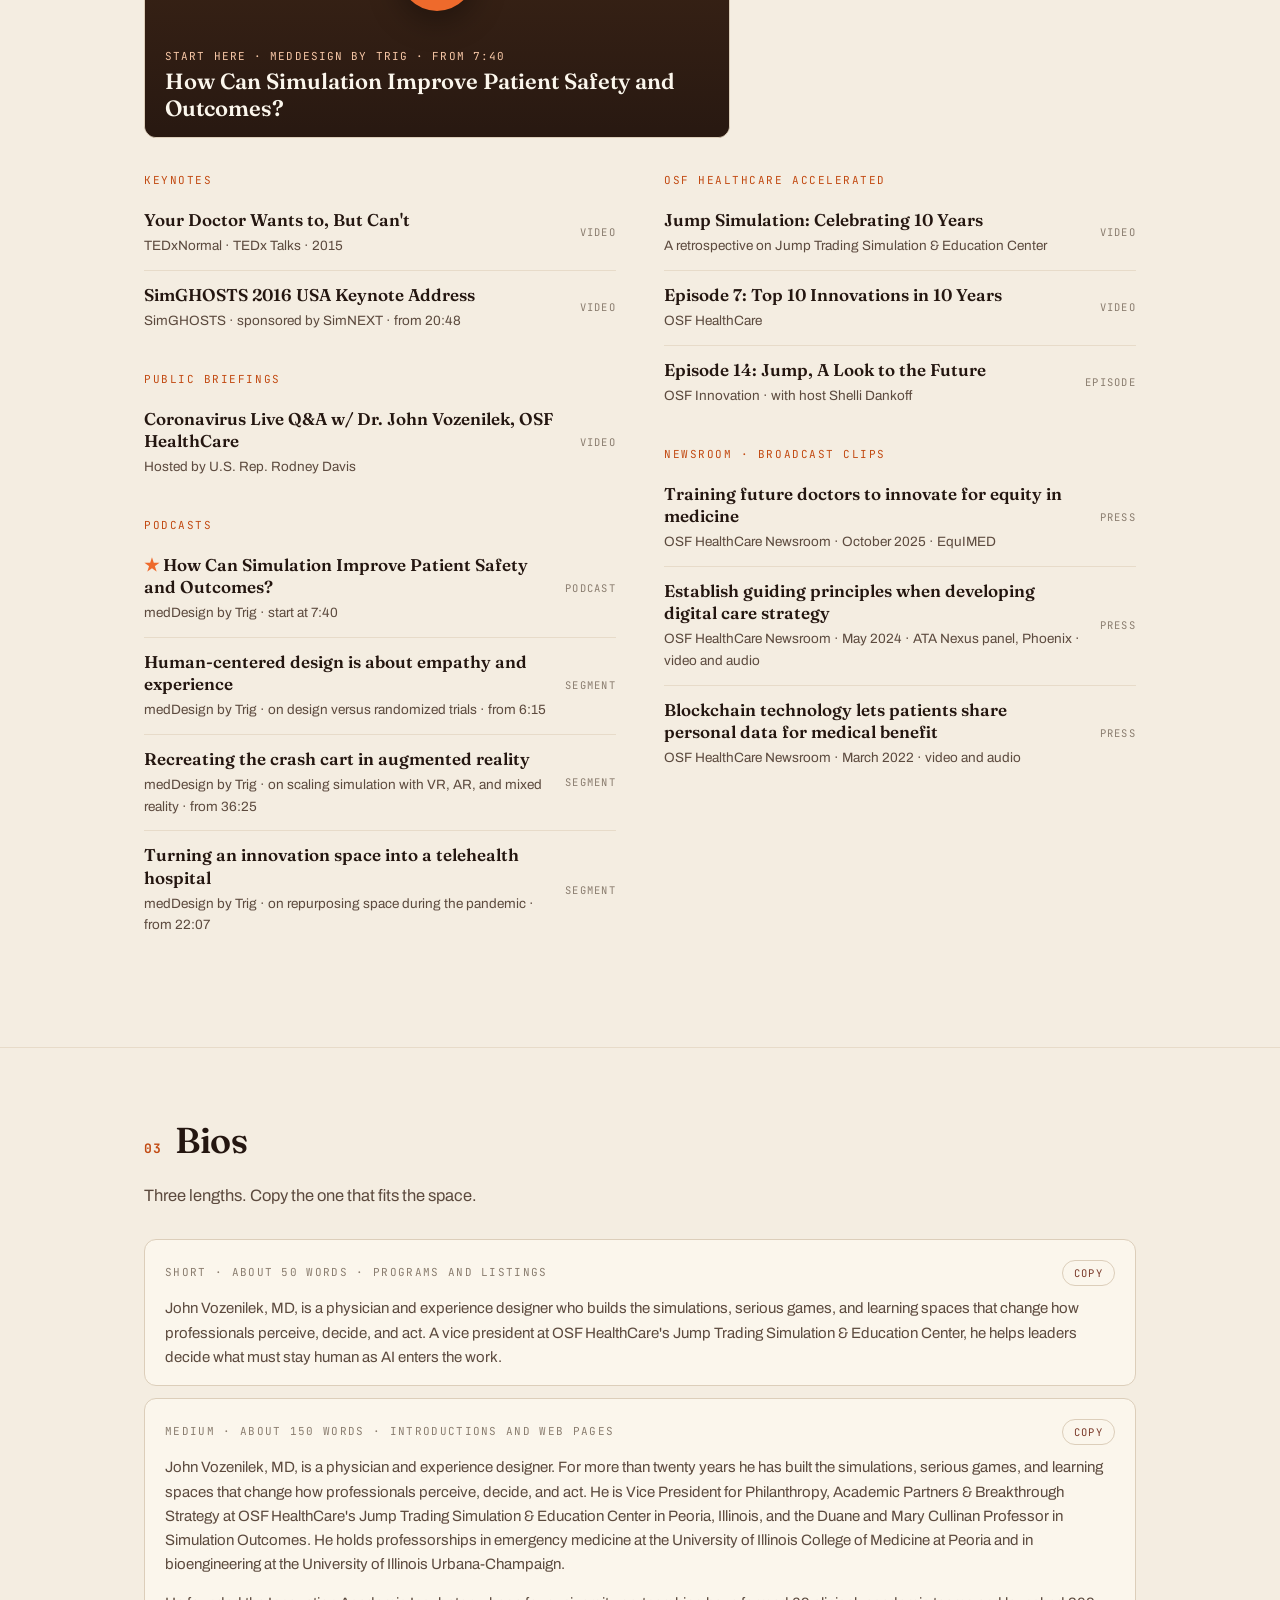
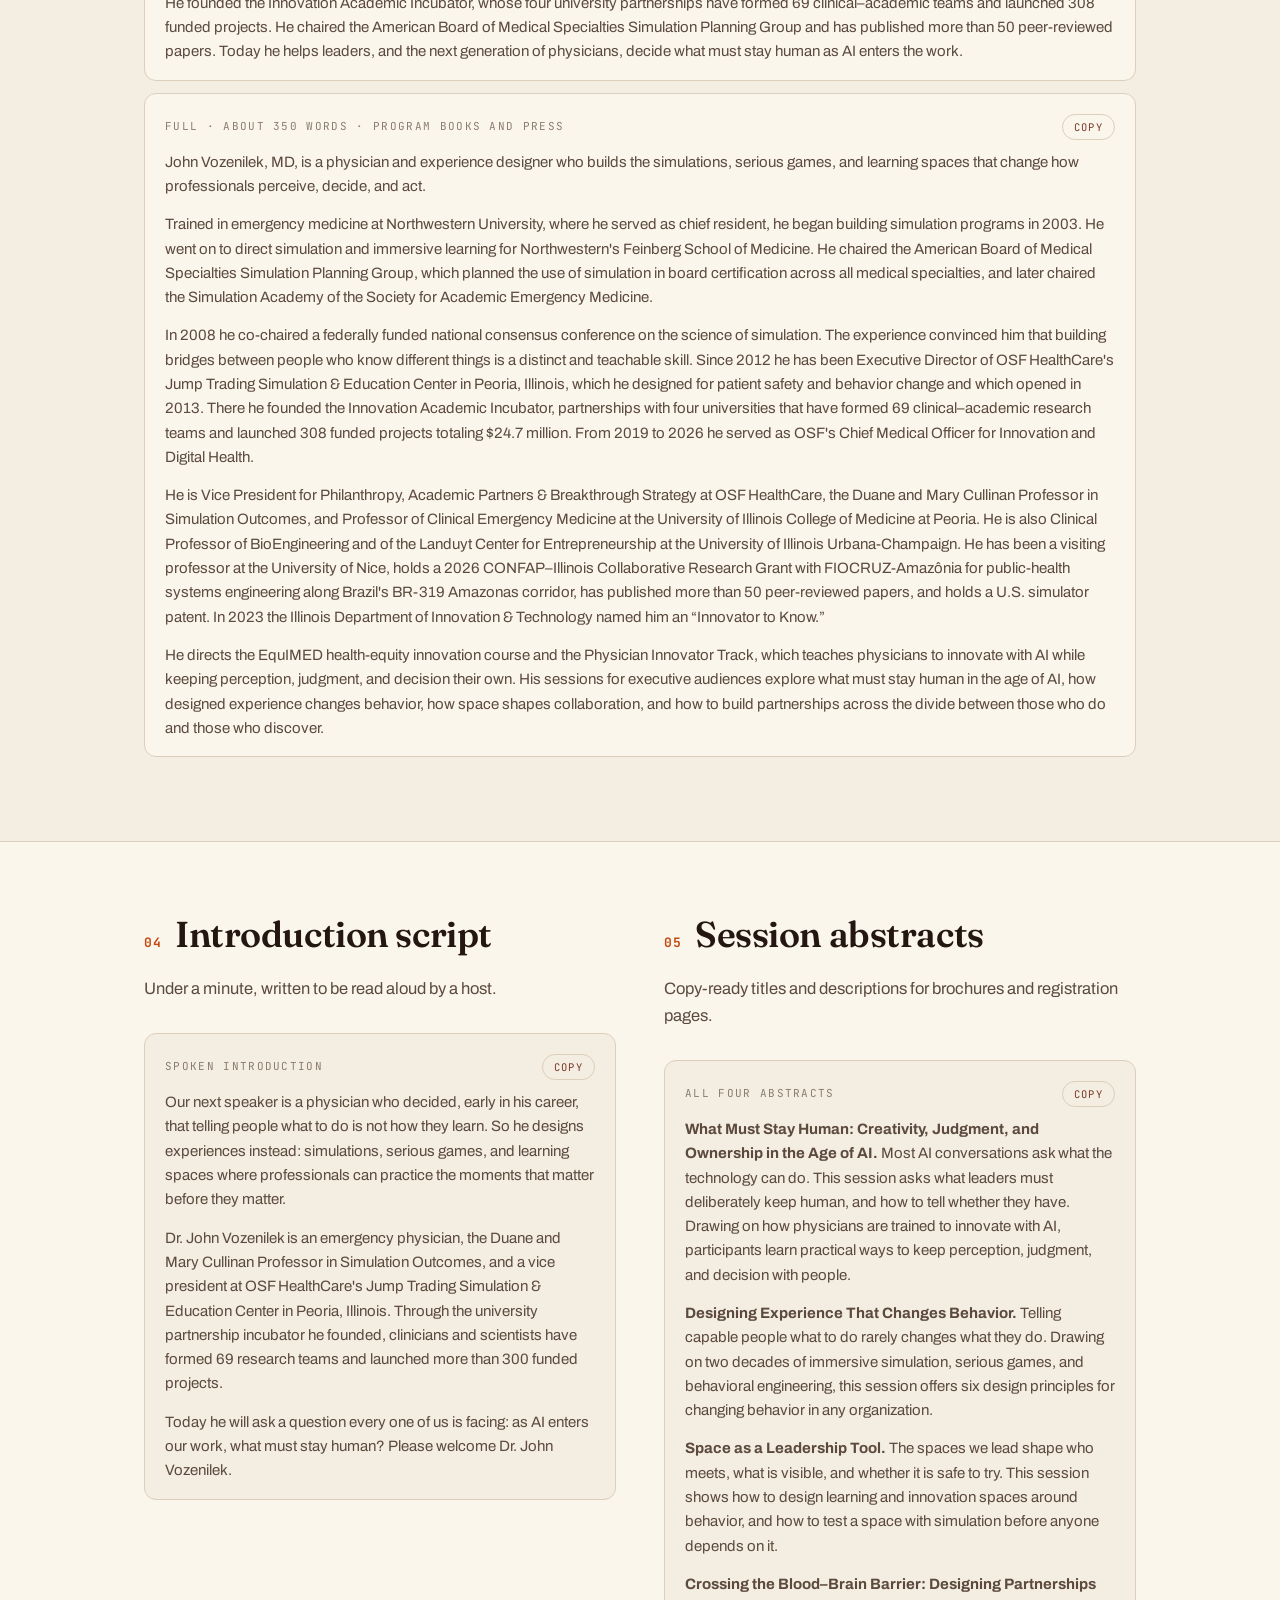
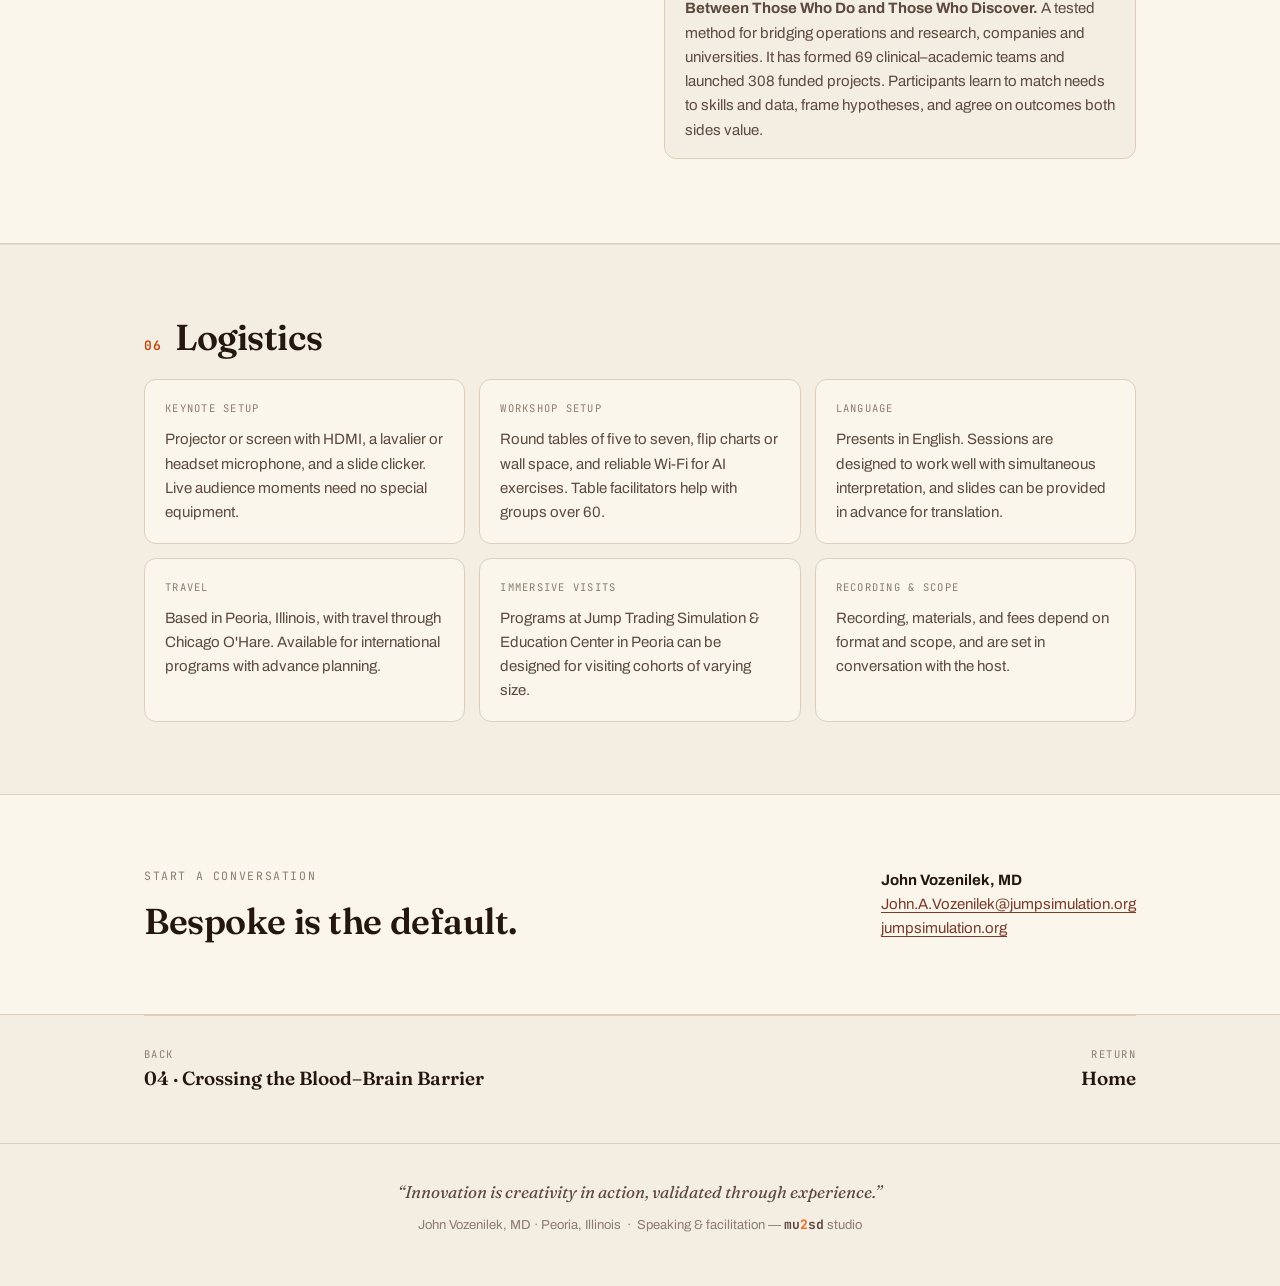
<file: kit.html>
<!doctype html>
<html lang="en">
<head>
<meta charset="utf-8">
<meta name="viewport" content="width=device-width, initial-scale=1">
<title>Speaker Kit — John Vozenilek, MD</title>
<meta name="description" content="Downloadable one-sheet, program menu, bios in three lengths, introduction script, session abstracts, and logistics for event and program organizers.">
<meta name="author" content="John Vozenilek, MD">
<meta property="og:type" content="website">
<meta property="og:title" content="Speaker Kit — John Vozenilek, MD">
<meta property="og:description" content="Downloadable one-sheet, program menu, bios in three lengths, introduction script, session abstracts, and logistics for event and program organizers.">
<meta property="og:image" content="https://drvoz.github.io/bespoke/assets/img/og-card.png">
<meta name="twitter:card" content="summary_large_image">
<link rel="icon" type="image/svg+xml" href="assets/img/favicon.svg">
<link rel="preconnect" href="https://fonts.googleapis.com">
<link rel="preconnect" href="https://fonts.gstatic.com" crossorigin>
<link rel="stylesheet" href="https://fonts.googleapis.com/css2?family=Fraunces:ital,opsz,wght@0,9..144,400;0,9..144,500;0,9..144,600;1,9..144,400;1,9..144,500&family=Archivo:wght@400;500;600;700&family=JetBrains+Mono:wght@400;500;700&display=swap">
<link rel="stylesheet" href="assets/css/site.css">
</head>
<body>
<div class="topbar">
  <a class="brandmark" href="index.html">J. Vozenilek<span class="dot">,</span> MD</a>
  <button class="toggle" id="tgl" aria-label="Toggle light or dark theme">Theme</button>
</div>
<nav class="subnav" aria-label="Site sections">
  <ul>
    <li><a href="index.html">Home</a></li>
    <li><a href="journey.html">Journey</a></li>
    <li><a href="patient-safety.html">Patient safety</a></li>
    <li><a href="topics/what-must-stay-human.html">01 · Judgment &amp; AI</a></li>
    <li><a href="topics/designing-experience.html">02 · Experience design</a></li>
    <li><a href="topics/space-as-leadership.html">03 · Learning spaces</a></li>
    <li><a href="topics/blood-brain-barrier.html">04 · Blood–brain barrier</a></li>
    <li><a href="topics/advisory-translation.html">05 · Advisory</a></li>
    <li><a href="kit.html" aria-current="page">Speaker kit</a></li>
  </ul>
</nav>
<main>
<header class="hero" style="padding-bottom:20px">
  <div class="wrap">
    <p class="kicker">For organizers and program designers</p>
    <h1>Speaker kit</h1>
    <p class="lede">Everything needed to plan, promote, and introduce a session, ready to download or copy.</p>
    <hr class="rule">
  </div>
</header>

<section style="border-top:0">
  <div class="wrap">
    <div class="section-label"><span class="n">01</span><h2>Downloads</h2></div>
    <div class="downloads">
      <a class="dl featured" href="downloads/Vozenilek_Speaker_Kit.zip" download>
        <span class="fmt">ZIP · everything</span>
        <h4>Complete speaker kit</h4>
        <p>One-sheet, program menu, bios, introduction script, and headshots in one file.</p>
        <span class="go">Download ↓</span>
      </a>
      <a class="dl" href="downloads/Vozenilek_Speaker_OneSheet.pdf" download>
        <span class="fmt">PDF · 2 pages</span>
        <h4>Speaker one-sheet</h4>
        <p>Positioning, offerings, formats, and credentials at a glance.</p>
        <span class="go">Download ↓</span>
      </a>
      <a class="dl" href="downloads/Vozenilek_Program_Menu.pdf" download>
        <span class="fmt">PDF · program menu</span>
        <h4>Offerings in depth</h4>
        <p>One page per offering: premise, outcomes, formats, and signature stories.</p>
        <span class="go">Download ↓</span>
      </a>
      <a class="dl" href="downloads/Vozenilek_Bios.docx" download>
        <span class="fmt">DOCX · editable</span>
        <h4>Bios &amp; introduction</h4>
        <p>Short, medium, and full bios, plus a spoken introduction, ready to paste.</p>
        <span class="go">Download ↓</span>
      </a>
      <a class="dl" href="downloads/Vozenilek_Bios.txt" download>
        <span class="fmt">TXT · plain text</span>
        <h4>Bios, plain text</h4>
        <p>The same content with no formatting, for web forms and registration systems.</p>
        <span class="go">Download ↓</span>
      </a>
      <a class="dl" href="mailto:John.A.Vozenilek@jumpsimulation.org?subject=CV%20request">
        <span class="fmt">On request</span>
        <h4>Full CV or résumé</h4>
        <p>For program records or faculty appointments, request either by email.</p>
        <span class="go">Request by email →</span>
      </a>
      <a class="dl" href="assets/img/headshot-rect.jpg" download>
        <span class="fmt">JPG · rectangular</span>
        <h4>Headshot, standard</h4>
        <p>Portrait on a neutral background, for programs, posters, and web listings.</p>
        <span class="go">Download ↓</span>
      </a>
      <a class="dl" href="assets/img/headshot.png" download>
        <span class="fmt">PNG · circular cutout</span>
        <h4>Headshot, circular</h4>
        <p>Transparent corners, ready for speaker cards and social graphics.</p>
        <span class="go">Download ↓</span>
      </a>
    </div>
  </div>
</section>

<section id="watch">
  <div class="wrap">
    <div class="section-label"><span class="n">02</span><h2>Watch &amp; listen</h2></div>
    <p class="sect-note">Talks, shows, a podcast, and press appearances. The starred clip is the best introduction to how John speaks.</p>
    <div class="watch-grid" style="margin-bottom:34px">
      <div class="video">
        <a class="facade" href="https://www.youtube.com/watch?v=jqdyr2kO16M&amp;t=460s" data-yt="jqdyr2kO16M" data-start="460" aria-label="Play: How Can Simulation Improve Patient Safety and Outcomes? (starts at 7:40)">
          <img class="thumb" src="https://i.ytimg.com/vi/jqdyr2kO16M/hqdefault.jpg" alt="" loading="lazy" onerror="this.remove()">
          <span class="shade"></span><span class="play"></span>
          <span class="cap"><span>Start here · medDesign by Trig · from 7:40</span><b>How Can Simulation Improve Patient Safety and Outcomes?</b></span>
        </a>
      </div>
      <div class="card">
        <p class="meta">For program designers</p>
        <p>John recommends starting the medDesign conversation at 7:40. The full episode runs long-form if you want more. For a keynote stage, watch the TEDxNormal talk.</p>
      </div>
    </div>
    <div class="grid-2">
      <div>
        <div class="media-group">
          <p class="meta">Keynotes</p>
          <ul class="media">
            <li><a class="t" href="https://www.youtube.com/watch?v=NiRxICEj-1o">Your Doctor Wants to, But Can't</a><span class="src">TEDxNormal · TEDx Talks · 2015</span><span class="kind">Video</span></li>
            <li><a class="t" href="https://www.youtube.com/watch?v=CRNQtLoypmk&amp;t=1248s">SimGHOSTS 2016 USA Keynote Address</a><span class="src">SimGHOSTS · sponsored by SimNEXT · from 20:48</span><span class="kind">Video</span></li>
          </ul>
        </div>
        <div class="media-group">
          <p class="meta">Public briefings</p>
          <ul class="media">
            <li><a class="t" href="https://www.youtube.com/watch?v=m7zULT_oj58">Coronavirus Live Q&amp;A w/ Dr. John Vozenilek, OSF HealthCare</a><span class="src">Hosted by U.S. Rep. Rodney Davis</span><span class="kind">Video</span></li>
          </ul>
        </div>
        <div class="media-group">
          <p class="meta">Podcasts</p>
          <ul class="media">
            <li class="star"><a class="t" href="https://www.youtube.com/watch?v=jqdyr2kO16M&amp;t=460s">How Can Simulation Improve Patient Safety and Outcomes?</a><span class="src">medDesign by Trig · start at 7:40</span><span class="kind">Podcast</span></li>
            <li><a class="t" href="https://www.youtube.com/watch?v=jqdyr2kO16M&amp;t=375s">Human-centered design is about empathy and experience</a><span class="src">medDesign by Trig · on design versus randomized trials · from 6:15</span><span class="kind">Segment</span></li>
            <li><a class="t" href="https://www.youtube.com/watch?v=jqdyr2kO16M&amp;t=2185s">Recreating the crash cart in augmented reality</a><span class="src">medDesign by Trig · on scaling simulation with VR, AR, and mixed reality · from 36:25</span><span class="kind">Segment</span></li>
            <li><a class="t" href="https://www.youtube.com/watch?v=jqdyr2kO16M&amp;t=1327s">Turning an innovation space into a telehealth hospital</a><span class="src">medDesign by Trig · on repurposing space during the pandemic · from 22:07</span><span class="kind">Segment</span></li>
          </ul>
        </div>
      </div>
      <div>
        <div class="media-group">
          <p class="meta">OSF HealthCare Accelerated</p>
          <ul class="media">
            <li><a class="t" href="https://www.youtube.com/watch?v=T_xs_5bGkYY">Jump Simulation: Celebrating 10 Years</a><span class="src">A retrospective on Jump Trading Simulation &amp; Education Center</span><span class="kind">Video</span></li>
            <li><a class="t" href="https://www.youtube.com/watch?v=k14bMtwTj6w">Episode 7: Top 10 Innovations in 10 Years</a><span class="src">OSF HealthCare</span><span class="kind">Video</span></li>
            <li><a class="t" href="https://www.osfinnovation.org/learn/health-accelerated/episode-14-jump-a-look-to-the-future">Episode 14: Jump, A Look to the Future</a><span class="src">OSF Innovation · with host Shelli Dankoff</span><span class="kind">Episode</span></li>
          </ul>
        </div>
        <div class="media-group">
          <p class="meta">Newsroom · broadcast clips</p>
          <ul class="media">
            <li><a class="t" href="https://newsroom.osfhealthcare.org/osf-healthcare-and-u-of-i-train-future-doctors-to-innovate-for-equity-in-medicine/">Training future doctors to innovate for equity in medicine</a><span class="src">OSF HealthCare Newsroom · October 2025 · EquIMED</span><span class="kind">Press</span></li>
            <li><a class="t" href="https://newsroom.osfhealthcare.org/osf-healthcare-experts-establish-guiding-principles-when-developing-digital-care-strategy/">Establish guiding principles when developing digital care strategy</a><span class="src">OSF HealthCare Newsroom · May 2024 · ATA Nexus panel, Phoenix · video and audio</span><span class="kind">Press</span></li>
            <li><a class="t" href="https://newsroom.osfhealthcare.org/new-blockchain-technology-allows-patients-to-share-personal-data-for-medical-benefits/">Blockchain technology lets patients share personal data for medical benefit</a><span class="src">OSF HealthCare Newsroom · March 2022 · video and audio</span><span class="kind">Press</span></li>
          </ul>
        </div>
      </div>
    </div>
  </div>
</section>

<section>
  <div class="wrap">
    <div class="section-label"><span class="n">03</span><h2>Bios</h2></div>
    <p class="sect-note">Three lengths. Copy the one that fits the space.</p>

    <div class="bio">
      <div class="bio-head"><span>Short · about 50 words · programs and listings</span><button class="copy" data-target="bio-short">Copy</button></div>
      <div id="bio-short">
        <p>John Vozenilek, MD, is a physician and experience designer who builds the simulations, serious games, and learning spaces that change how professionals perceive, decide, and act. A vice president at OSF HealthCare's Jump Trading Simulation &amp; Education Center, he helps leaders decide what must stay human as AI enters the work.</p>
      </div>
    </div>

    <div class="bio">
      <div class="bio-head"><span>Medium · about 150 words · introductions and web pages</span><button class="copy" data-target="bio-medium">Copy</button></div>
      <div id="bio-medium">
        <p>John Vozenilek, MD, is a physician and experience designer. For more than twenty years he has built the simulations, serious games, and learning spaces that change how professionals perceive, decide, and act. He is Vice President for Philanthropy, Academic Partners &amp; Breakthrough Strategy at OSF HealthCare's Jump Trading Simulation &amp; Education Center in Peoria, Illinois, and the Duane and Mary Cullinan Professor in Simulation Outcomes. He holds professorships in emergency medicine at the University of Illinois College of Medicine at Peoria and in bioengineering at the University of Illinois Urbana-Champaign.</p>
        <p>He founded the Innovation Academic Incubator, whose four university partnerships have formed 69 clinical–academic teams and launched 308 funded projects. He chaired the American Board of Medical Specialties Simulation Planning Group and has published more than 50 peer-reviewed papers. Today he helps leaders, and the next generation of physicians, decide what must stay human as AI enters the work.</p>
      </div>
    </div>

    <div class="bio">
      <div class="bio-head"><span>Full · about 350 words · program books and press</span><button class="copy" data-target="bio-long">Copy</button></div>
      <div id="bio-long">
        <p>John Vozenilek, MD, is a physician and experience designer who builds the simulations, serious games, and learning spaces that change how professionals perceive, decide, and act.</p>
        <p>Trained in emergency medicine at Northwestern University, where he served as chief resident, he began building simulation programs in 2003. He went on to direct simulation and immersive learning for Northwestern's Feinberg School of Medicine. He chaired the American Board of Medical Specialties Simulation Planning Group, which planned the use of simulation in board certification across all medical specialties, and later chaired the Simulation Academy of the Society for Academic Emergency Medicine.</p>
        <p>In 2008 he co-chaired a federally funded national consensus conference on the science of simulation. The experience convinced him that building bridges between people who know different things is a distinct and teachable skill. Since 2012 he has been Executive Director of OSF HealthCare's Jump Trading Simulation &amp; Education Center in Peoria, Illinois, which he designed for patient safety and behavior change and which opened in 2013. There he founded the Innovation Academic Incubator, partnerships with four universities that have formed 69 clinical–academic research teams and launched 308 funded projects totaling $24.7 million. From 2019 to 2026 he served as OSF's Chief Medical Officer for Innovation and Digital Health.</p>
        <p>He is Vice President for Philanthropy, Academic Partners &amp; Breakthrough Strategy at OSF HealthCare, the Duane and Mary Cullinan Professor in Simulation Outcomes, and Professor of Clinical Emergency Medicine at the University of Illinois College of Medicine at Peoria. He is also Clinical Professor of BioEngineering and of the Landuyt Center for Entrepreneurship at the University of Illinois Urbana-Champaign. He has been a visiting professor at the University of Nice, holds a 2026 CONFAP–Illinois Collaborative Research Grant with FIOCRUZ-Amazônia for public-health systems engineering along Brazil's BR-319 Amazonas corridor, has published more than 50 peer-reviewed papers, and holds a U.S. simulator patent. In 2023 the Illinois Department of Innovation &amp; Technology named him an “Innovator to Know.”</p>
        <p>He directs the EquIMED health-equity innovation course and the Physician Innovator Track, which teaches physicians to innovate with AI while keeping perception, judgment, and decision their own. His sessions for executive audiences explore what must stay human in the age of AI, how designed experience changes behavior, how space shapes collaboration, and how to build partnerships across the divide between those who do and those who discover.</p>
      </div>
    </div>
  </div>
</section>

<section class="band">
  <div class="wrap grid-2">
    <div>
      <div class="section-label"><span class="n">04</span><h2>Introduction script</h2></div>
      <p class="sect-note">Under a minute, written to be read aloud by a host.</p>
      <div class="bio" style="background:var(--ground)">
        <div class="bio-head"><span>Spoken introduction</span><button class="copy" data-target="intro">Copy</button></div>
        <div id="intro">
          <p>Our next speaker is a physician who decided, early in his career, that telling people what to do is not how they learn. So he designs experiences instead: simulations, serious games, and learning spaces where professionals can practice the moments that matter before they matter.</p>
          <p>Dr. John Vozenilek is an emergency physician, the Duane and Mary Cullinan Professor in Simulation Outcomes, and a vice president at OSF HealthCare's Jump Trading Simulation &amp; Education Center in Peoria, Illinois. Through the university partnership incubator he founded, clinicians and scientists have formed 69 research teams and launched more than 300 funded projects.</p>
          <p>Today he will ask a question every one of us is facing: as AI enters our work, what must stay human? Please welcome Dr. John Vozenilek.</p>
        </div>
      </div>
    </div>
    <div>
      <div class="section-label"><span class="n">05</span><h2>Session abstracts</h2></div>
      <p class="sect-note">Copy-ready titles and descriptions for brochures and registration pages.</p>
      <div class="bio" style="background:var(--ground)">
        <div class="bio-head"><span>All four abstracts</span><button class="copy" data-target="abstracts">Copy</button></div>
        <div id="abstracts">
          <p><b>What Must Stay Human: Creativity, Judgment, and Ownership in the Age of AI.</b> Most AI conversations ask what the technology can do. This session asks what leaders must deliberately keep human, and how to tell whether they have. Drawing on how physicians are trained to innovate with AI, participants learn practical ways to keep perception, judgment, and decision with people.</p>
          <p><b>Designing Experience That Changes Behavior.</b> Telling capable people what to do rarely changes what they do. Drawing on two decades of immersive simulation, serious games, and behavioral engineering, this session offers six design principles for changing behavior in any organization.</p>
          <p><b>Space as a Leadership Tool.</b> The spaces we lead shape who meets, what is visible, and whether it is safe to try. This session shows how to design learning and innovation spaces around behavior, and how to test a space with simulation before anyone depends on it.</p>
          <p><b>Crossing the Blood–Brain Barrier: Designing Partnerships Between Those Who Do and Those Who Discover.</b> A tested method for bridging operations and research, companies and universities. It has formed 69 clinical–academic teams and launched 308 funded projects. Participants learn to match needs to skills and data, frame hypotheses, and agree on outcomes both sides value.</p>
        </div>
      </div>
    </div>
  </div>
</section>

<section>
  <div class="wrap">
    <div class="section-label"><span class="n">06</span><h2>Logistics</h2></div>
    <div class="grid-3">
      <div class="card"><p class="meta">Keynote setup</p><p>Projector or screen with HDMI, a lavalier or headset microphone, and a slide clicker. Live audience moments need no special equipment.</p></div>
      <div class="card"><p class="meta">Workshop setup</p><p>Round tables of five to seven, flip charts or wall space, and reliable Wi-Fi for AI exercises. Table facilitators help with groups over 60.</p></div>
      <div class="card"><p class="meta">Language</p><p>Presents in English. Sessions are designed to work well with simultaneous interpretation, and slides can be provided in advance for translation.</p></div>
      <div class="card"><p class="meta">Travel</p><p>Based in Peoria, Illinois, with travel through Chicago O'Hare. Available for international programs with advance planning.</p></div>
      <div class="card"><p class="meta">Immersive visits</p><p>Programs at Jump Trading Simulation &amp; Education Center in Peoria can be designed for visiting cohorts of varying size.</p></div>
      <div class="card"><p class="meta">Recording &amp; scope</p><p>Recording, materials, and fees depend on format and scope, and are set in conversation with the host.</p></div>
    </div>
  </div>
</section>

<section class="band" id="contact">
  <div class="wrap contact">
    <div>
      <p class="kicker">Start a conversation</p>
      <h2 style="margin:0">Bespoke is the default.</h2>
    </div>
    <div class="lines">
      <b>John Vozenilek, MD</b><br>
      <a href="mailto:John.A.Vozenilek@jumpsimulation.org">John.A.Vozenilek@jumpsimulation.org</a><br>
      <a href="https://jumpsimulation.org">jumpsimulation.org</a>
    </div>
  </div>
</section>

<div class="wrap">
  <div class="onward">
    <a class="prev" href="topics/blood-brain-barrier.html"><span>Back</span><b>04 · Crossing the Blood–Brain Barrier</b></a>
    <a class="next" href="index.html"><span>Return</span><b>Home</b></a>
  </div>
</div>

</main>
<footer class="site">
  <span class="fq">“Innovation is creativity in action, validated through experience.”</span>
  <span class="src">John Vozenilek, MD · Peoria, Illinois &nbsp;·&nbsp; Speaking &amp; facilitation — <b>mu<span class="two">2</span>sd</b> studio</span>
</footer>
<script src="assets/js/site.js"></script>
</body>
</html>
</file>
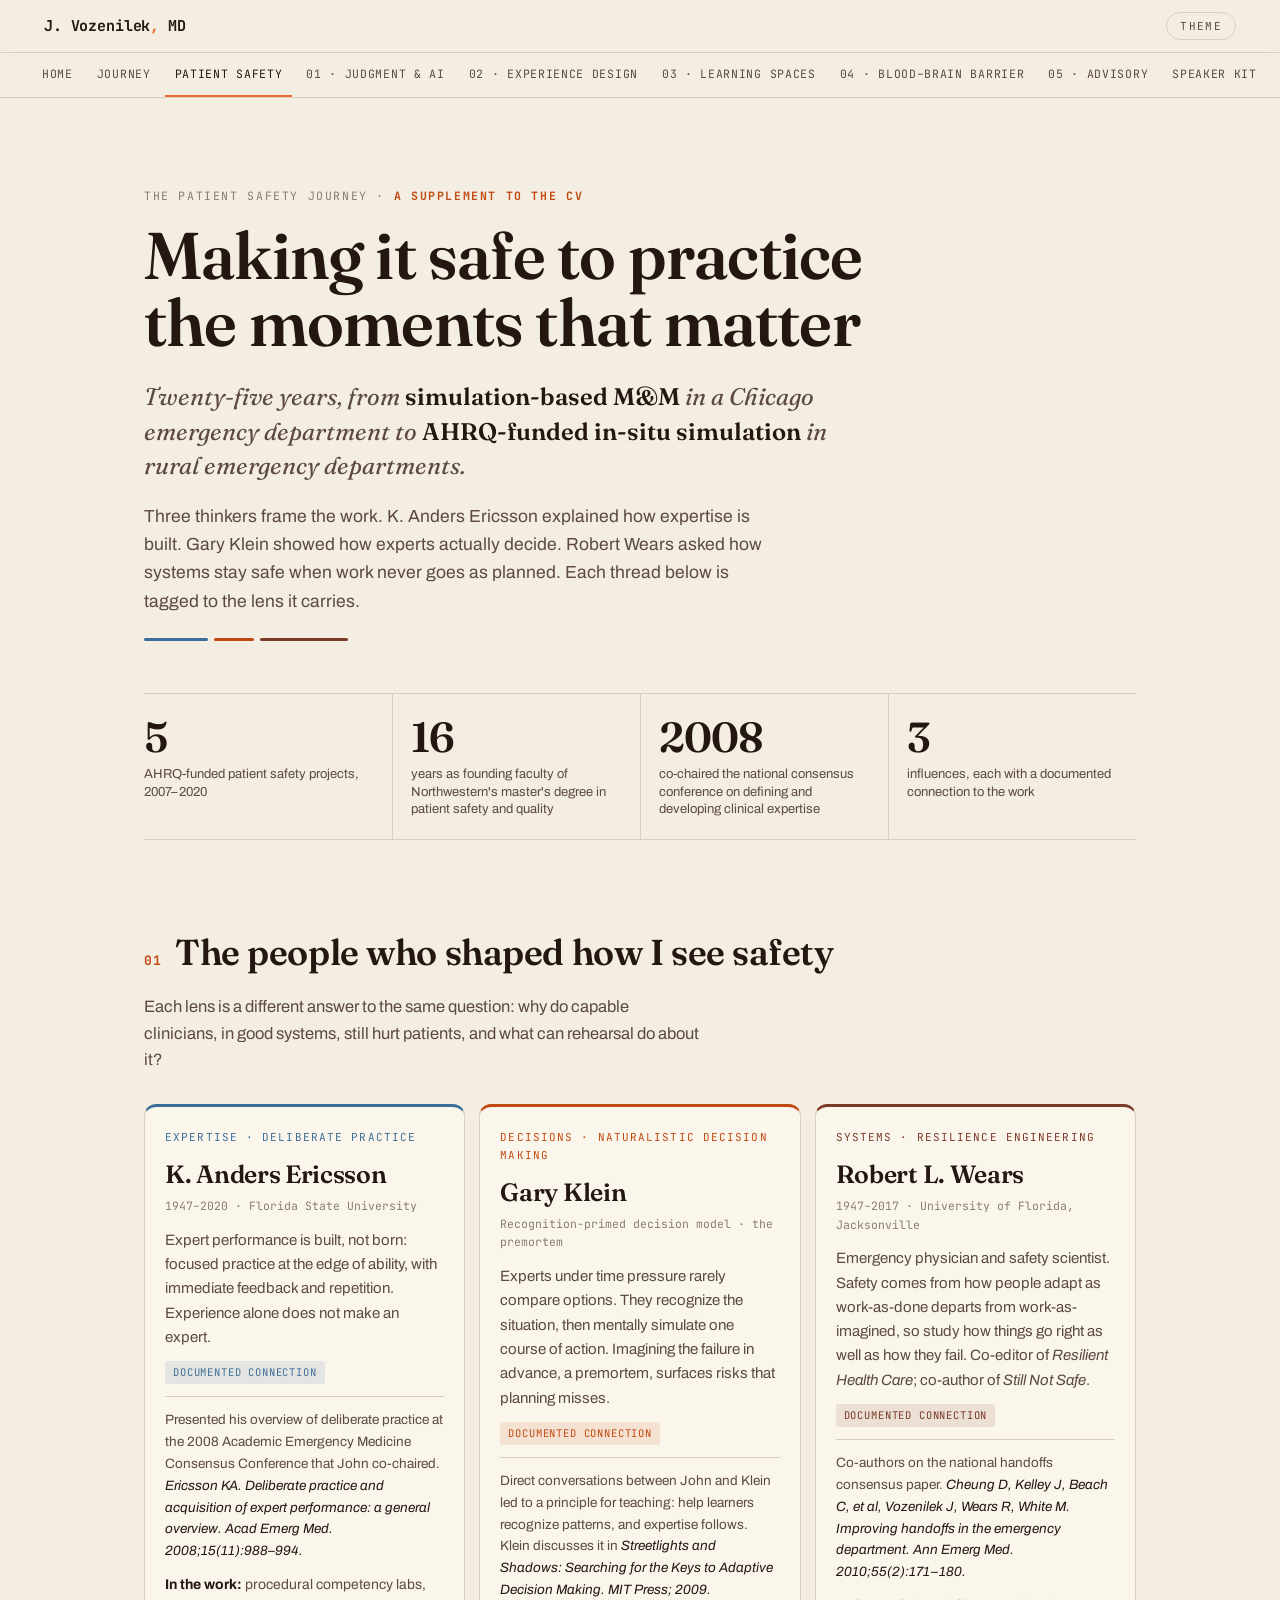
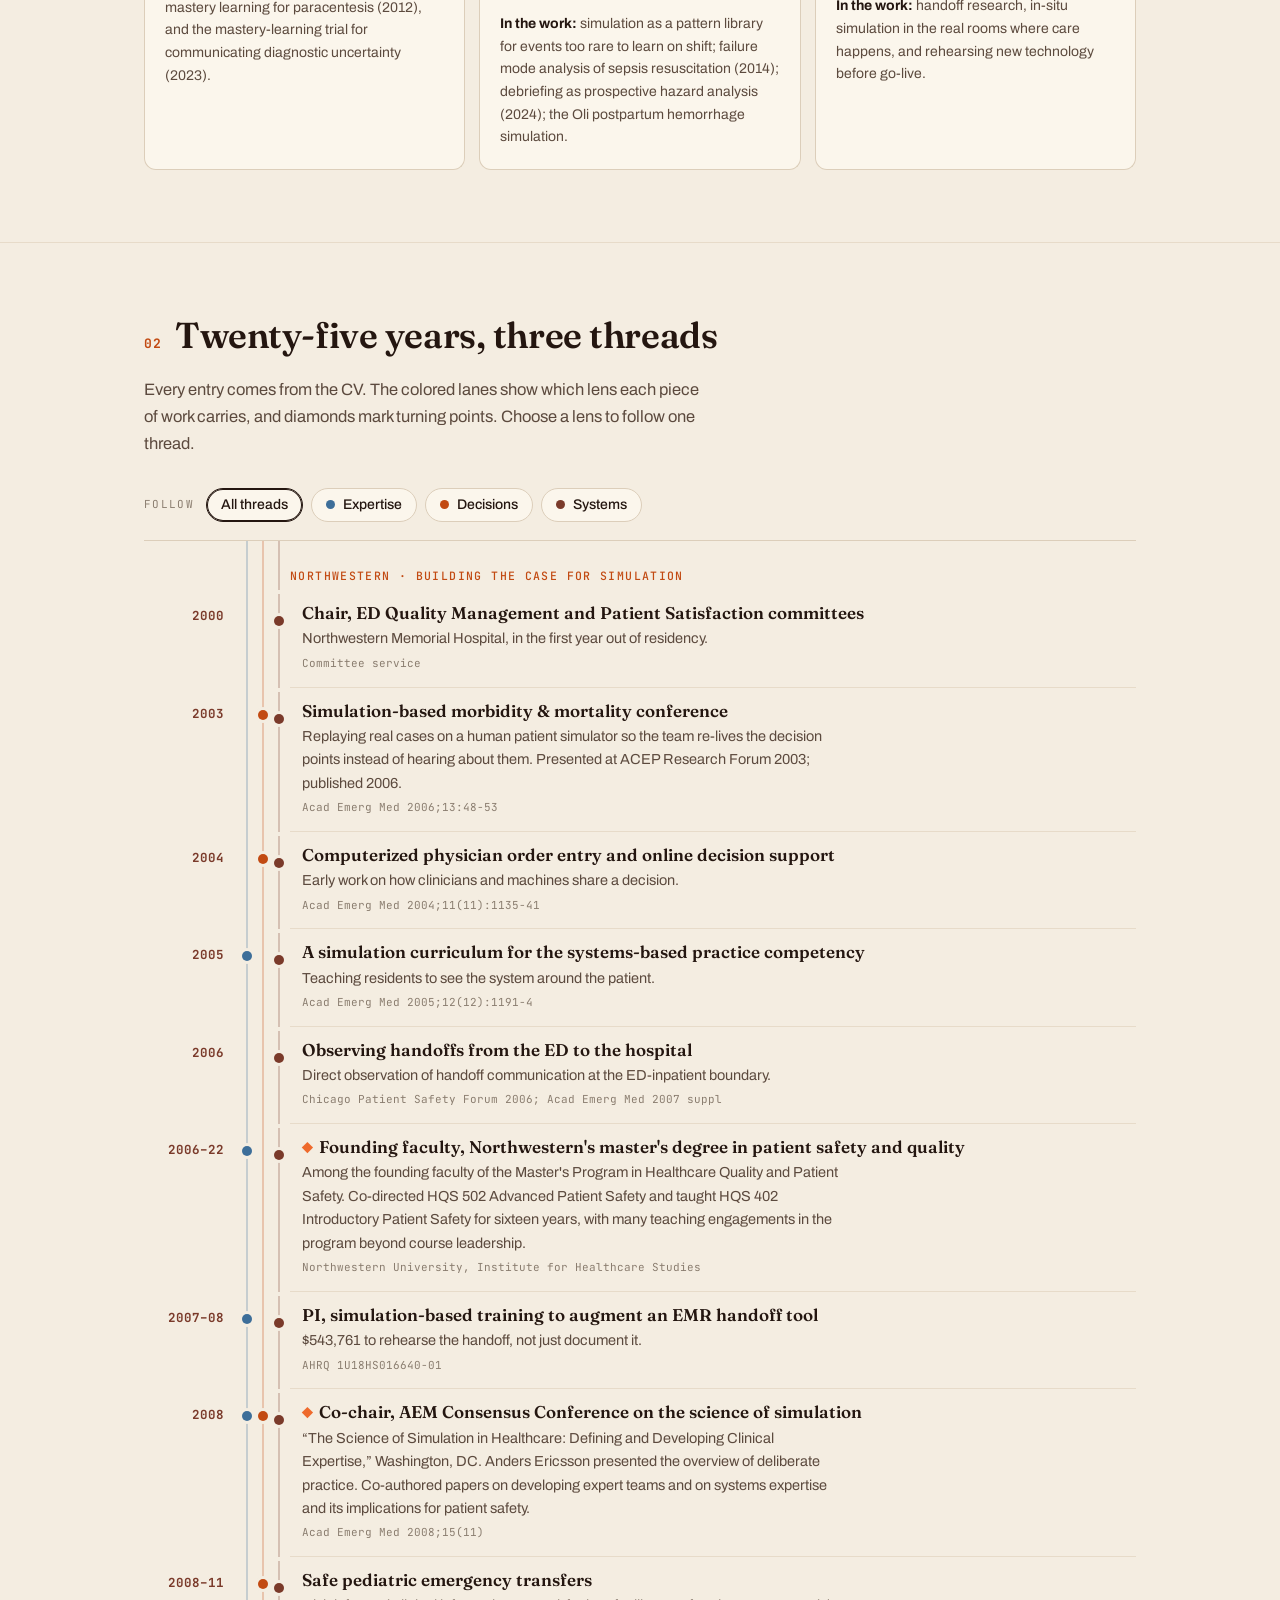
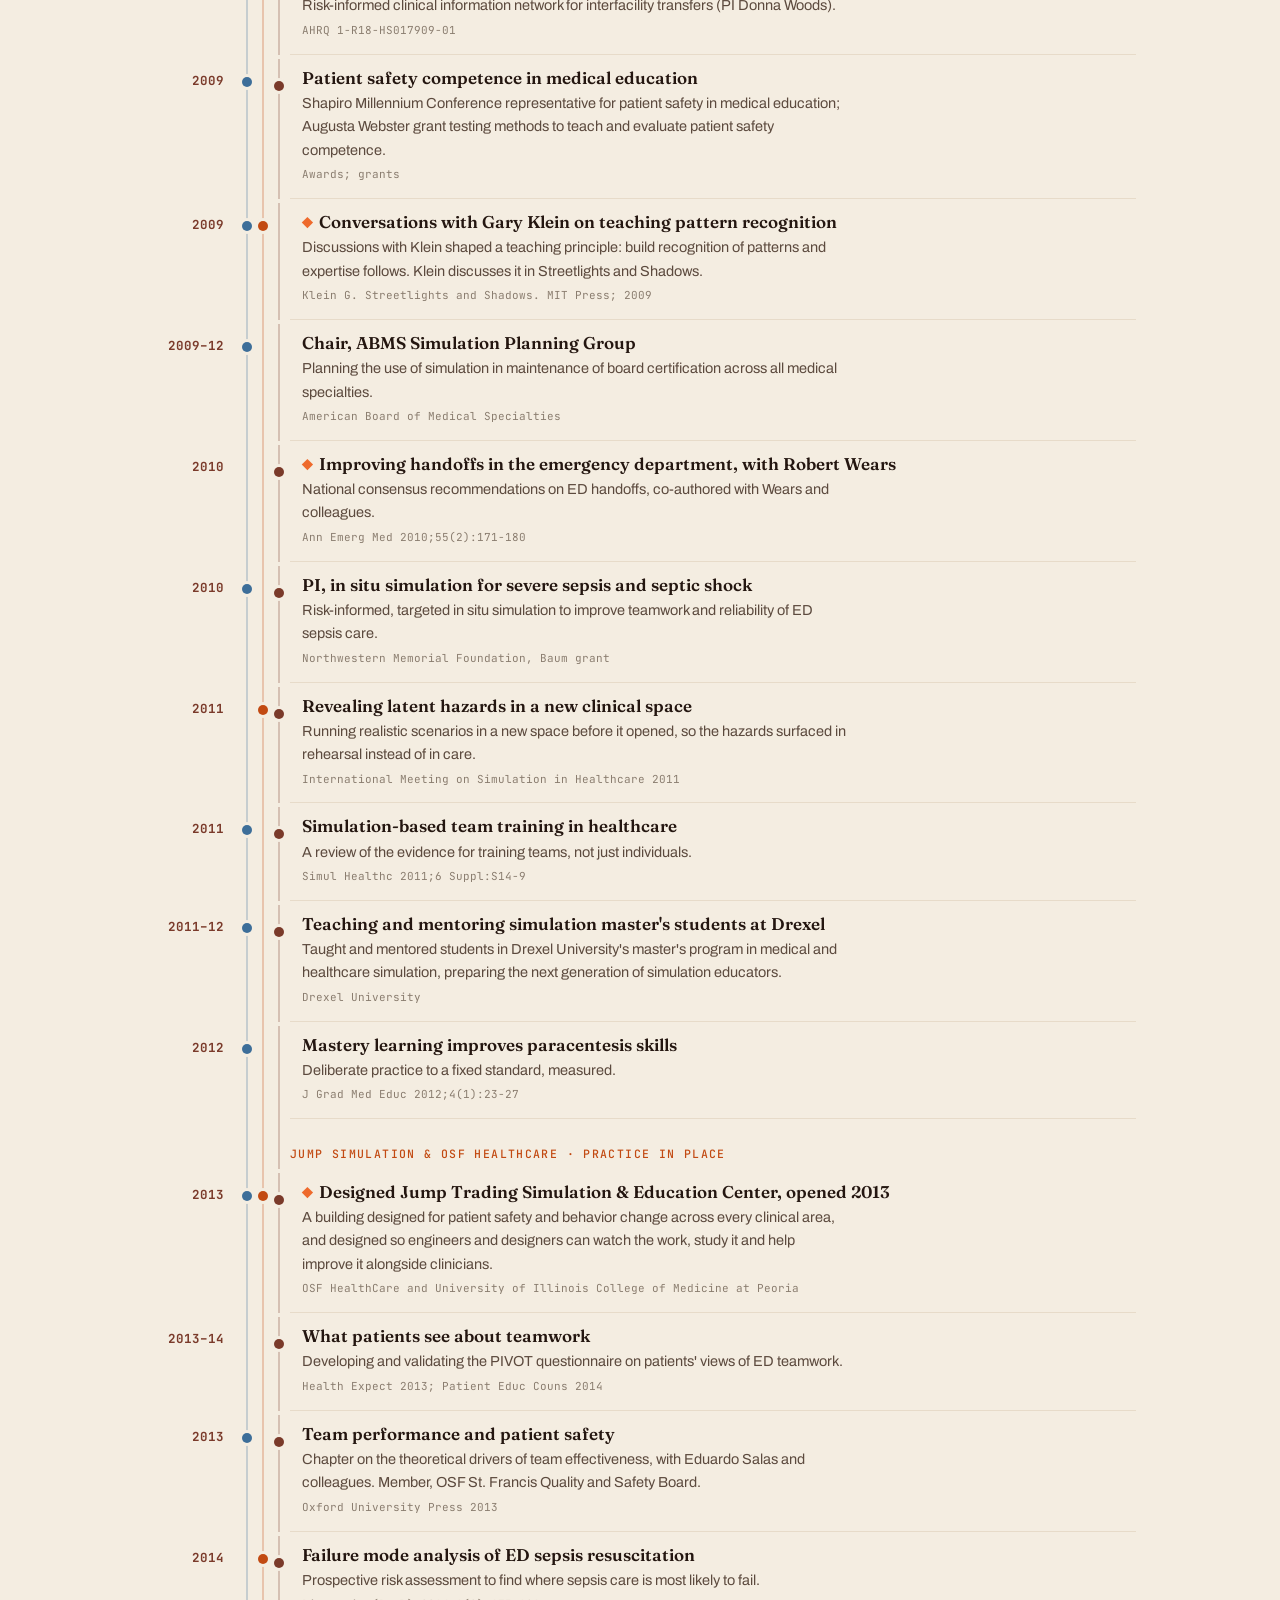
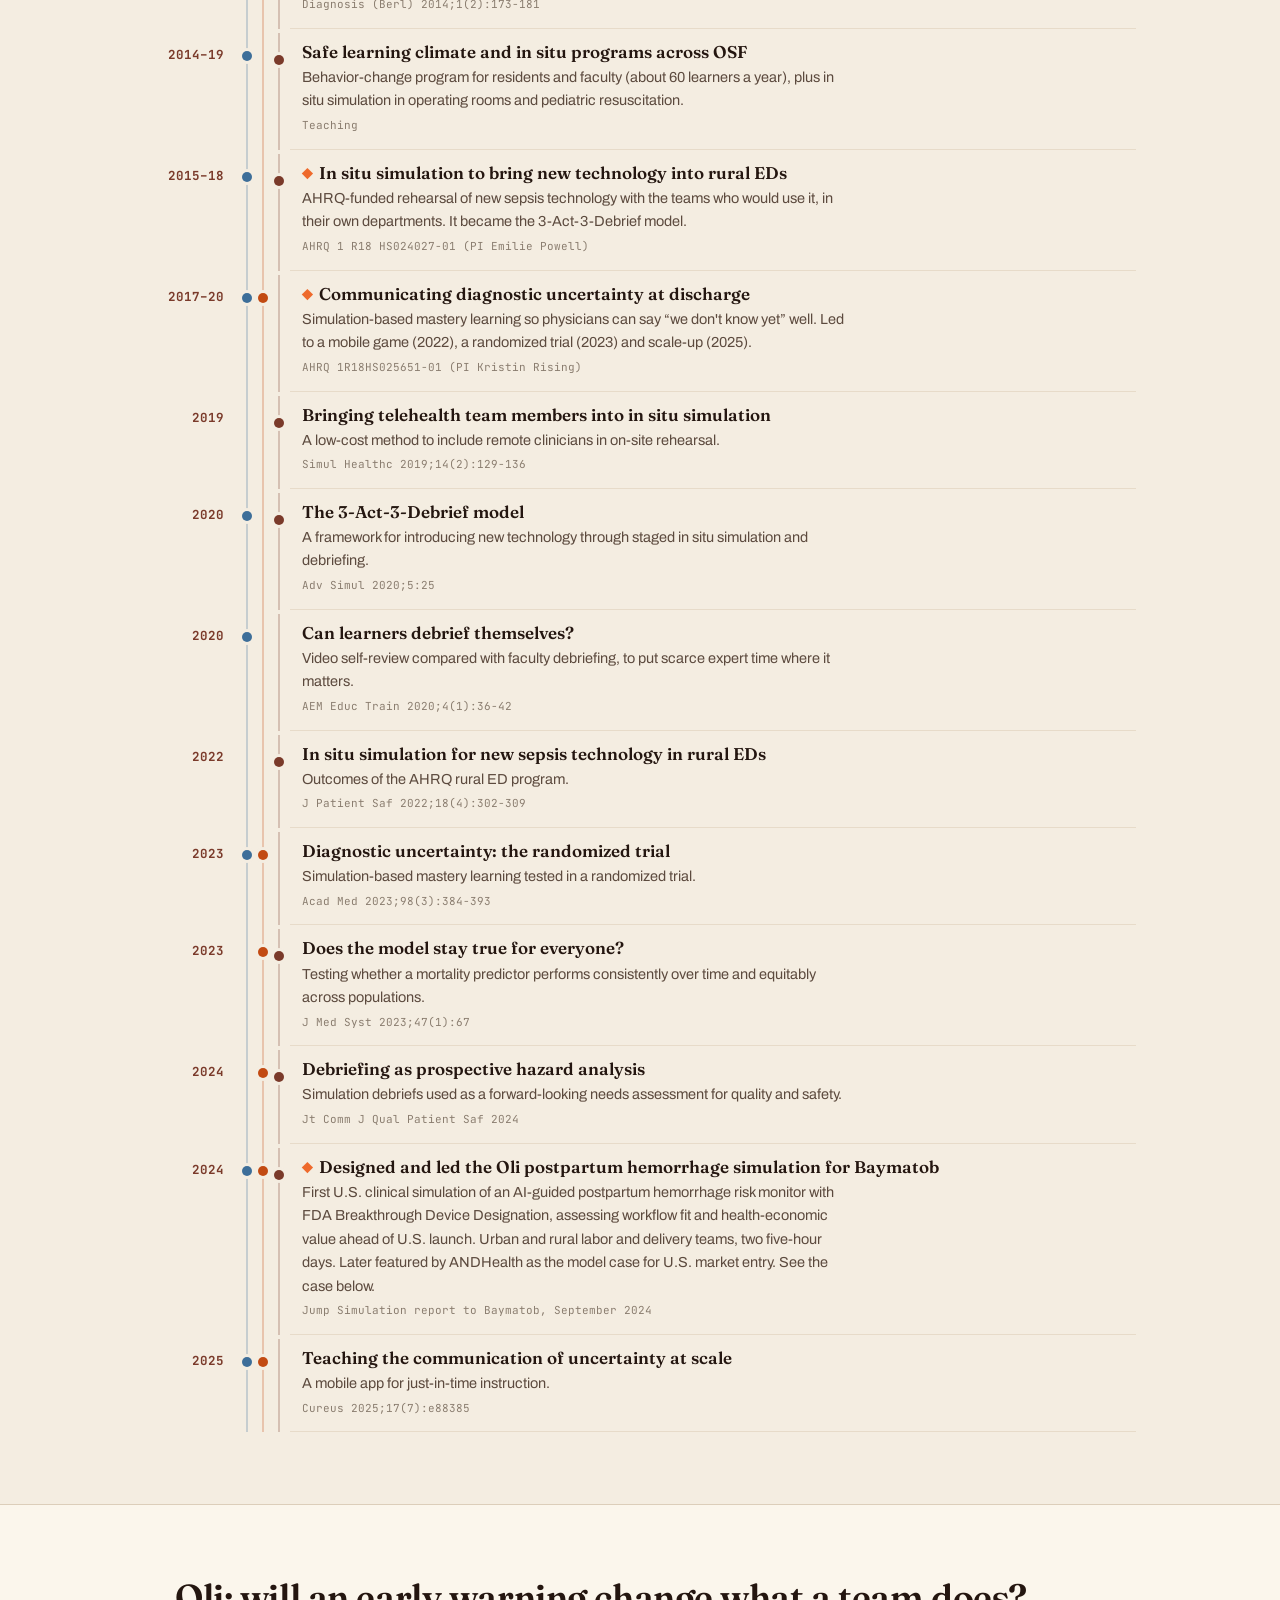
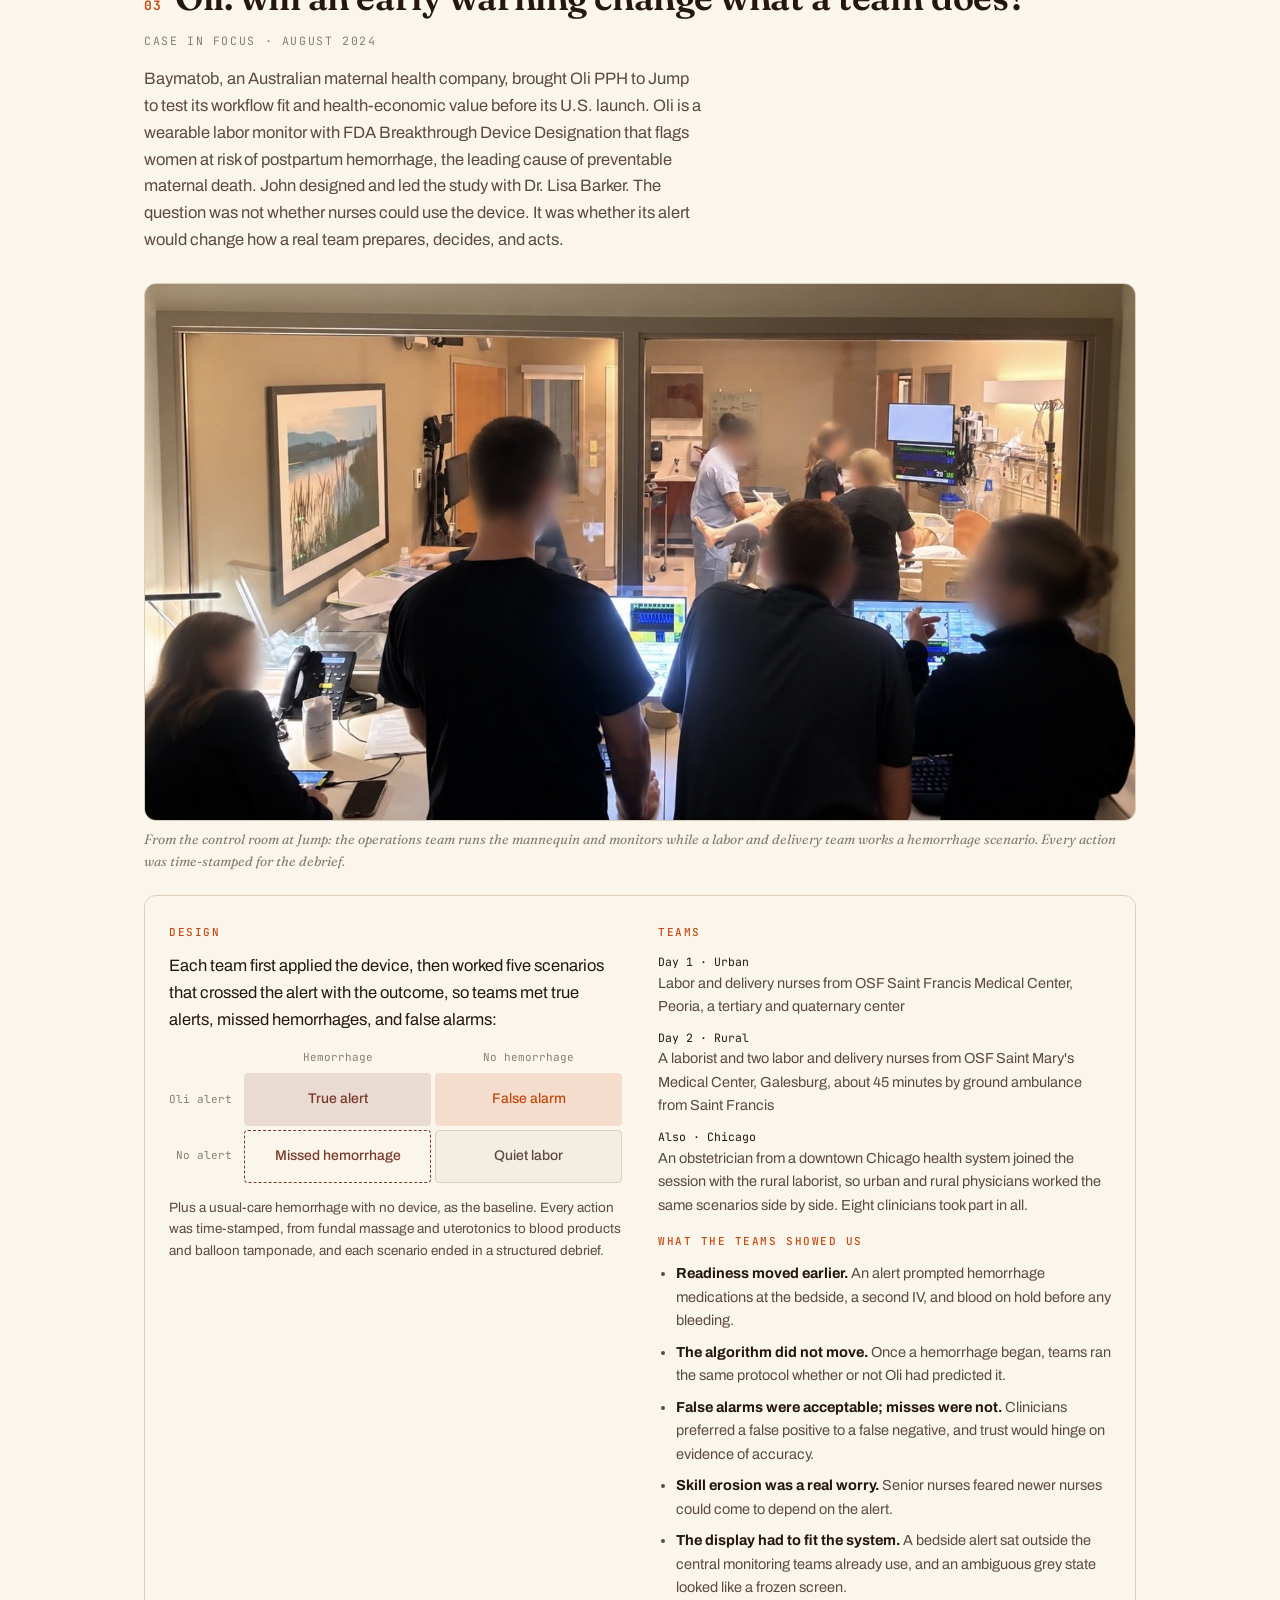
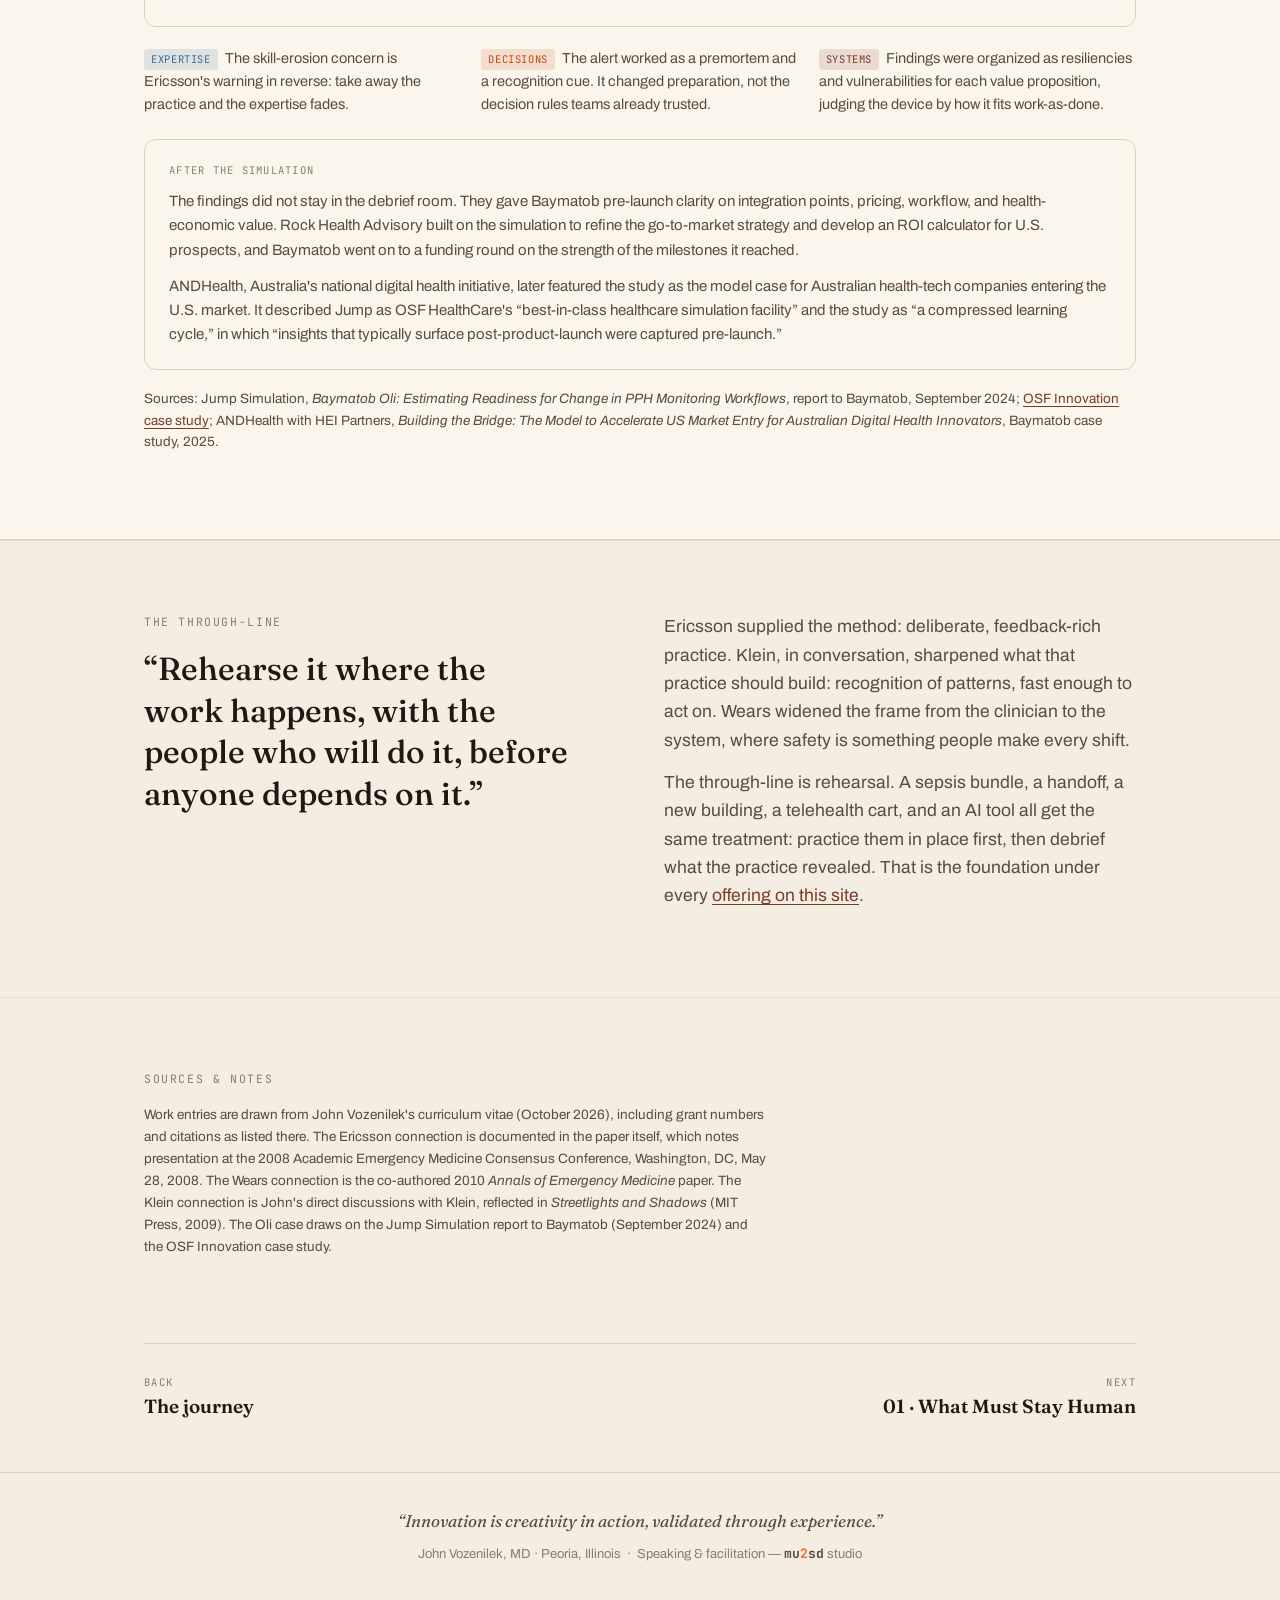
<file: patient-safety.html>
<!doctype html>
<html lang="en">
<head>
<meta charset="utf-8">
<meta name="viewport" content="width=device-width, initial-scale=1">
<title>The Patient Safety Journey — John Vozenilek, MD</title>
<meta name="description" content="Twenty-five years of making it safe to practice the moments that matter, framed by three lenses: Ericsson on expertise, Klein on decisions, Wears on systems. Includes the Oli postpartum hemorrhage case.">
<meta name="author" content="John Vozenilek, MD">
<meta property="og:type" content="website">
<meta property="og:title" content="The Patient Safety Journey — John Vozenilek, MD">
<meta property="og:description" content="Twenty-five years of making it safe to practice the moments that matter, framed by three lenses: Ericsson on expertise, Klein on decisions, Wears on systems. Includes the Oli postpartum hemorrhage case.">
<meta property="og:image" content="https://drvoz.github.io/bespoke/assets/img/og-card.png">
<meta name="twitter:card" content="summary_large_image">
<link rel="icon" type="image/svg+xml" href="assets/img/favicon.svg">
<link rel="preconnect" href="https://fonts.googleapis.com">
<link rel="preconnect" href="https://fonts.gstatic.com" crossorigin>
<link rel="stylesheet" href="https://fonts.googleapis.com/css2?family=Fraunces:ital,opsz,wght@0,9..144,400;0,9..144,500;0,9..144,600;1,9..144,400;1,9..144,500&family=Archivo:wght@400;500;600;700&family=JetBrains+Mono:wght@400;500;700&display=swap">
<link rel="stylesheet" href="assets/css/site.css">
</head>
<body>
<div class="topbar">
  <a class="brandmark" href="index.html">J. Vozenilek<span class="dot">,</span> MD</a>
  <button class="toggle" id="tgl" aria-label="Toggle light or dark theme">Theme</button>
</div>
<nav class="subnav" aria-label="Site sections">
  <ul>
    <li><a href="index.html">Home</a></li>
    <li><a href="journey.html">Journey</a></li>
    <li><a href="patient-safety.html" aria-current="page">Patient safety</a></li>
    <li><a href="topics/what-must-stay-human.html">01 · Judgment &amp; AI</a></li>
    <li><a href="topics/designing-experience.html">02 · Experience design</a></li>
    <li><a href="topics/space-as-leadership.html">03 · Learning spaces</a></li>
    <li><a href="topics/blood-brain-barrier.html">04 · Blood–brain barrier</a></li>
    <li><a href="topics/advisory-translation.html">05 · Advisory</a></li>
    <li><a href="kit.html">Speaker kit</a></li>
  </ul>
</nav>
<main>
<style>
  /* Three lenses mapped onto the brand palette */
  :root{ --exp:#3D6E99; --dec:var(--orange-lo); --sys:var(--cognac); }
  @media (prefers-color-scheme:dark){ :root:not([data-theme="light"]){ --exp:#86ADD6; } }
  :root[data-theme="dark"]{ --exp:#86ADD6; }
  .lens-exp{--c:var(--exp)} .lens-dec{--c:var(--dec)} .lens-sys{--c:var(--sys)}
  .braid{display:flex; gap:6px; margin-top:22px}
  .braid i{display:block; height:3px; border-radius:2px}
  .braid i:nth-child(1){width:64px; background:var(--exp)}
  .braid i:nth-child(2){width:40px; background:var(--dec)}
  .braid i:nth-child(3){width:88px; background:var(--sys)}
  .stats.four{grid-template-columns:repeat(4,1fr)}

  .lenses{display:grid; grid-template-columns:repeat(3,minmax(0,1fr)); gap:14px}
  .lens{background:var(--panel); border:1px solid var(--hair); border-top:3px solid var(--c); border-radius:var(--radius); padding:22px 20px 20px; display:flex; flex-direction:column; gap:12px}
  .lens .idea{font-family:"JetBrains Mono",monospace; font-size:11px; letter-spacing:.1em; text-transform:uppercase; color:var(--c); margin:0}
  .lens h3{font-size:25px; margin:0}
  .lens .years{font-family:"JetBrains Mono",monospace; font-size:11.5px; color:var(--ink-faint); margin:-4px 0 0}
  .lens p{margin:0; font-size:15px; color:var(--ink-soft)}
  .lens .tag{align-self:flex-start; font-family:"JetBrains Mono",monospace; font-size:10.5px; letter-spacing:.08em; text-transform:uppercase; padding:3px 8px; border-radius:3px; color:var(--c); background:color-mix(in srgb,var(--c) 12%,transparent)}
  .lens .conn{font-size:13.5px; border-top:1px solid var(--hair); padding-top:12px}
  .lens .conn cite{font-style:italic; color:var(--ink)}
  .lens .shows{font-size:14px; color:var(--ink-soft)}
  .lens .shows b{color:var(--ink)}

  .filter{display:flex; flex-wrap:wrap; gap:8px; align-items:center; margin:0 0 18px}
  .filter .lbl{font-family:"JetBrains Mono",monospace; font-size:11px; letter-spacing:.12em; text-transform:uppercase; color:var(--ink-faint); margin-right:4px}
  .chip{font:500 14px/1 "Archivo",sans-serif; padding:9px 14px; border-radius:999px; border:1px solid var(--hair); background:var(--panel); color:var(--ink); cursor:pointer; display:inline-flex; gap:8px; align-items:center}
  .chip .dot{width:9px; height:9px; border-radius:50%; background:var(--c,var(--ink))}
  .chip[aria-pressed="true"]{border-color:var(--c,var(--ink)); box-shadow:inset 0 0 0 1px var(--c,var(--ink))}

  .tl{border-top:1px solid var(--hair)}
  .era,.row{display:grid; grid-template-columns:92px 54px minmax(0,1fr)}
  .era h3{grid-column:3; font-family:"JetBrains Mono",monospace; font-weight:500; font-size:11.5px; letter-spacing:.12em; text-transform:uppercase; color:var(--orange-lo); margin:0; padding:28px 0 8px}
  .era .lanes{grid-column:2}
  .row{transition:opacity .25s}
  .row .yr{font-family:"JetBrains Mono",monospace; font-size:12.5px; font-weight:700; color:var(--cognac); padding:16px 12px 16px 0; text-align:right; font-variant-numeric:tabular-nums}
  .lanes{display:grid; grid-template-columns:repeat(3,14px); justify-content:center; gap:2px}
  .lane{position:relative}
  .lane::before{content:""; position:absolute; left:50%; top:0; bottom:0; width:2px; transform:translateX(-50%); background:var(--c); opacity:.25}
  .lane.e{--c:var(--exp)} .lane.d{--c:var(--dec)} .lane.s{--c:var(--sys)}
  .lane.on::after{content:""; position:absolute; left:50%; top:22px; width:10px; height:10px; border-radius:50%; transform:translateX(-50%); background:var(--c); box-shadow:0 0 0 3px var(--ground)}
  .row .bd{padding:12px 0 14px 12px; border-bottom:1px solid var(--hair-soft)}
  .row .t{font-family:"Fraunces",Georgia,serif; font-weight:600; font-size:17px; margin:0 0 3px; line-height:1.3}
  .row .d{margin:0; color:var(--ink-soft); font-size:14.5px; max-width:68ch}
  .row .s{display:block; margin-top:4px; font-family:"JetBrains Mono",monospace; font-size:11px; color:var(--ink-faint)}
  .row.mark .t::before{content:""; display:inline-block; width:8px; height:8px; margin-right:9px; background:var(--orange); transform:rotate(45deg) translateY(-2px)}
  .row.dim{opacity:.25}

  .still.wide{max-width:none; margin:0 0 22px}
  .case{display:grid; grid-template-columns:minmax(0,1fr) minmax(0,1fr); gap:36px; background:var(--panel); border:1px solid var(--hair); border-radius:var(--radius); padding:26px 24px}
  .case > div{display:flex; flex-direction:column; gap:14px; min-width:0}
  .case p{margin:0}
  .case-h{font-family:"JetBrains Mono",monospace; font-weight:500; font-size:11px; letter-spacing:.14em; text-transform:uppercase; color:var(--orange-lo); margin:4px 0 0}
  .small{font-size:13.5px; color:var(--ink-soft)}
  .matrix{display:grid; grid-template-columns:auto minmax(0,1fr) minmax(0,1fr); gap:4px; font-size:14px}
  .mx-h{font-family:"JetBrains Mono",monospace; font-size:11px; color:var(--ink-faint); padding:2px 6px; text-align:center}
  .mx-r{font-family:"JetBrains Mono",monospace; font-size:11px; color:var(--ink-faint); padding:12px 8px 12px 0; text-align:right; align-self:center}
  .mx-c{padding:14px 10px; border-radius:4px; text-align:center; font-weight:500; border:1px solid var(--hair)}
  .mx-c.hit{background:color-mix(in srgb,var(--sys) 14%,transparent); color:var(--sys); border-color:transparent}
  .mx-c.fp{background:color-mix(in srgb,var(--dec) 14%,transparent); color:var(--dec); border-color:transparent}
  .mx-c.fn{color:var(--sys); border:1.5px dashed var(--sys)}
  .mx-c.ok{background:var(--ground); color:var(--ink-soft)}
  .teams{margin:0; display:grid; gap:10px}
  .teams dt{font-family:"JetBrains Mono",monospace; font-size:11.5px; color:var(--ink)}
  .teams dd{margin:0; font-size:14.5px; color:var(--ink-soft)}
  .findings{margin:0; padding-left:18px; display:grid; gap:8px; font-size:14.5px; color:var(--ink-soft)}
  .findings b{color:var(--ink)}
  .case-lenses{display:grid; grid-template-columns:repeat(3,minmax(0,1fr)); gap:20px; margin-top:20px}
  .case-lenses p{margin:0; font-size:14.5px; color:var(--ink-soft)}
  .pill{display:inline-block; font-family:"JetBrains Mono",monospace; font-size:10.5px; letter-spacing:.06em; text-transform:uppercase; padding:2px 7px; border-radius:3px; margin-right:4px; color:var(--c); background:color-mix(in srgb,var(--c) 14%,transparent)}

  @media (max-width:880px){
    .lenses,.case,.case-lenses{grid-template-columns:minmax(0,1fr)}
    .case{gap:24px; padding:20px 16px}
    .stats.four .stat:last-child{grid-column:auto}
  }
  @media (max-width:520px){
    .era,.row{grid-template-columns:50px 46px minmax(0,1fr)}
    .row .yr{font-size:11.5px; padding-right:8px}
    .lanes{grid-template-columns:repeat(3,12px); gap:1px}
  }
  @media (prefers-reduced-motion:reduce){.row{transition:none}}
</style>

<header class="hero" style="padding-bottom:20px">
  <div class="wrap">
    <p class="kicker">The patient safety journey · <b>A supplement to the CV</b></p>
    <h1>Making it safe to practice the moments that matter</h1>
    <p class="lede">Twenty-five years, from <b>simulation-based M&amp;M</b> in a Chicago emergency department to <b>AHRQ-funded in-situ simulation</b> in rural emergency departments.</p>
    <p class="standfirst" style="margin-top:20px">Three thinkers frame the work. K. Anders Ericsson explained how expertise is built. Gary Klein showed how experts actually decide. Robert Wears asked how systems stay safe when work never goes as planned. Each thread below is tagged to the lens it carries.</p>
    <div class="braid" aria-hidden="true"><i></i><i></i><i></i></div>
  </div>
  <div class="wrap" style="margin-top:clamp(32px,5vw,52px)">
    <div class="stats four" role="list">
      <div class="stat" role="listitem"><div class="v">5</div><div class="l">AHRQ-funded patient safety projects, 2007–2020</div></div>
      <div class="stat" role="listitem"><div class="v">16</div><div class="l">years as founding faculty of Northwestern's master's degree in patient safety and quality</div></div>
      <div class="stat" role="listitem"><div class="v">2008</div><div class="l">co-chaired the national consensus conference on defining and developing clinical expertise</div></div>
      <div class="stat" role="listitem"><div class="v">3</div><div class="l">influences, each with a documented connection to the work</div></div>
    </div>
  </div>
</header>

<section id="influences">
  <div class="wrap">
    <div class="section-label"><span class="n">01</span><h2>The people who shaped how I see safety</h2></div>
    <p class="sect-note">Each lens is a different answer to the same question: why do capable clinicians, in good systems, still hurt patients, and what can rehearsal do about it?</p>
    <div class="lenses">
      <article class="lens lens-exp">
        <p class="idea">Expertise · deliberate practice</p>
        <h3>K. Anders Ericsson</h3>
        <p class="years">1947–2020 · Florida State University</p>
        <p>Expert performance is built, not born: focused practice at the edge of ability, with immediate feedback and repetition. Experience alone does not make an expert.</p>
        <span class="tag">Documented connection</span>
        <p class="conn">Presented his overview of deliberate practice at the 2008 Academic Emergency Medicine Consensus Conference that John co-chaired. <cite>Ericsson KA. Deliberate practice and acquisition of expert performance: a general overview. Acad Emerg Med. 2008;15(11):988–994.</cite></p>
        <p class="shows"><b>In the work:</b> procedural competency labs, mastery learning for paracentesis (2012), and the mastery-learning trial for communicating diagnostic uncertainty (2023).</p>
      </article>
      <article class="lens lens-dec">
        <p class="idea">Decisions · naturalistic decision making</p>
        <h3>Gary Klein</h3>
        <p class="years">Recognition-primed decision model · the premortem</p>
        <p>Experts under time pressure rarely compare options. They recognize the situation, then mentally simulate one course of action. Imagining the failure in advance, a premortem, surfaces risks that planning misses.</p>
        <span class="tag">Documented connection</span>
        <p class="conn">Direct conversations between John and Klein led to a principle for teaching: help learners recognize patterns, and expertise follows. Klein discusses it in <cite>Streetlights and Shadows: Searching for the Keys to Adaptive Decision Making. MIT Press; 2009.</cite></p>
        <p class="shows"><b>In the work:</b> simulation as a pattern library for events too rare to learn on shift; failure mode analysis of sepsis resuscitation (2014); debriefing as prospective hazard analysis (2024); the Oli postpartum hemorrhage simulation.</p>
      </article>
      <article class="lens lens-sys">
        <p class="idea">Systems · resilience engineering</p>
        <h3>Robert L. Wears</h3>
        <p class="years">1947–2017 · University of Florida, Jacksonville</p>
        <p>Emergency physician and safety scientist. Safety comes from how people adapt as work-as-done departs from work-as-imagined, so study how things go right as well as how they fail. Co-editor of <i>Resilient Health Care</i>; co-author of <i>Still Not Safe</i>.</p>
        <span class="tag">Documented connection</span>
        <p class="conn">Co-authors on the national handoffs consensus paper. <cite>Cheung D, Kelley J, Beach C, et al, Vozenilek J, Wears R, White M. Improving handoffs in the emergency department. Ann Emerg Med. 2010;55(2):171–180.</cite></p>
        <p class="shows"><b>In the work:</b> handoff research, in-situ simulation in the real rooms where care happens, and rehearsing new technology before go-live.</p>
      </article>
    </div>
  </div>
</section>

<section id="timeline">
  <div class="wrap">
    <div class="section-label"><span class="n">02</span><h2>Twenty-five years, three threads</h2></div>
    <p class="sect-note">Every entry comes from the CV. The colored lanes show which lens each piece of work carries, and diamonds mark turning points. Choose a lens to follow one thread.</p>
    <div class="filter" role="group" aria-label="Follow a lens">
      <span class="lbl">Follow</span>
      <button class="chip" type="button" data-lens="all" aria-pressed="true">All threads</button>
      <button class="chip lens-exp" type="button" data-lens="exp" aria-pressed="false"><span class="dot"></span>Expertise</button>
      <button class="chip lens-dec" type="button" data-lens="dec" aria-pressed="false"><span class="dot"></span>Decisions</button>
      <button class="chip lens-sys" type="button" data-lens="sys" aria-pressed="false"><span class="dot"></span>Systems</button>
    </div>
    <div class="tl" id="tl"></div>
  </div>
</section>

<section id="oli" class="band">
  <div class="wrap">
    <div class="section-label"><span class="n">03</span><h2>Oli: will an early warning change what a team does?</h2></div>
    <p class="kicker" style="margin-top:-8px">Case in focus · August 2024</p>
    <p class="sect-note">Baymatob, an Australian maternal health company, brought Oli PPH to Jump to test its workflow fit and health-economic value before its U.S. launch. Oli is a wearable labor monitor with FDA Breakthrough Device Designation that flags women at risk of postpartum hemorrhage, the leading cause of preventable maternal death. John designed and led the study with Dr. Lisa Barker. The question was not whether nurses could use the device. It was whether its alert would change how a real team prepares, decides, and acts.</p>
    <figure class="still wide">
      <img src="assets/img/oli-control-room.jpg" width="1389" height="752" alt="From the Jump control room, simulation staff watch through observation windows as a labor and delivery team works a postpartum hemorrhage scenario on a high-fidelity mannequin, with vital signs on the room monitor and on control-room screens.">
      <figcaption>From the control room at Jump: the operations team runs the mannequin and monitors while a labor and delivery team works a hemorrhage scenario. Every action was time-stamped for the debrief.</figcaption>
    </figure>
    <div class="case">
      <div>
        <h3 class="case-h">Design</h3>
        <p>Each team first applied the device, then worked five scenarios that crossed the alert with the outcome, so teams met true alerts, missed hemorrhages, and false alarms:</p>
        <div class="matrix" role="table" aria-label="Scenario design: Oli alert by hemorrhage outcome">
          <div class="mx-h" role="columnheader"></div>
          <div class="mx-h" role="columnheader">Hemorrhage</div>
          <div class="mx-h" role="columnheader">No hemorrhage</div>
          <div class="mx-r" role="rowheader">Oli alert</div>
          <div class="mx-c hit" role="cell">True alert</div>
          <div class="mx-c fp" role="cell">False alarm</div>
          <div class="mx-r" role="rowheader">No alert</div>
          <div class="mx-c fn" role="cell">Missed hemorrhage</div>
          <div class="mx-c ok" role="cell">Quiet labor</div>
        </div>
        <p class="small">Plus a usual-care hemorrhage with no device, as the baseline. Every action was time-stamped, from fundal massage and uterotonics to blood products and balloon tamponade, and each scenario ended in a structured debrief.</p>
      </div>
      <div>
        <h3 class="case-h">Teams</h3>
        <dl class="teams">
          <div><dt>Day 1 · Urban</dt><dd>Labor and delivery nurses from OSF Saint Francis Medical Center, Peoria, a tertiary and quaternary center</dd></div>
          <div><dt>Day 2 · Rural</dt><dd>A laborist and two labor and delivery nurses from OSF Saint Mary's Medical Center, Galesburg, about 45 minutes by ground ambulance from Saint Francis</dd></div>
          <div><dt>Also · Chicago</dt><dd>An obstetrician from a downtown Chicago health system joined the session with the rural laborist, so urban and rural physicians worked the same scenarios side by side. Eight clinicians took part in all.</dd></div>
        </dl>
        <h3 class="case-h">What the teams showed us</h3>
        <ul class="findings">
          <li><b>Readiness moved earlier.</b> An alert prompted hemorrhage medications at the bedside, a second IV, and blood on hold before any bleeding.</li>
          <li><b>The algorithm did not move.</b> Once a hemorrhage began, teams ran the same protocol whether or not Oli had predicted it.</li>
          <li><b>False alarms were acceptable; misses were not.</b> Clinicians preferred a false positive to a false negative, and trust would hinge on evidence of accuracy.</li>
          <li><b>Skill erosion was a real worry.</b> Senior nurses feared newer nurses could come to depend on the alert.</li>
          <li><b>The display had to fit the system.</b> A bedside alert sat outside the central monitoring teams already use, and an ambiguous grey state looked like a frozen screen.</li>
        </ul>
      </div>
    </div>
    <div class="case-lenses">
      <p><span class="pill lens-exp">Expertise</span> The skill-erosion concern is Ericsson's warning in reverse: take away the practice and the expertise fades.</p>
      <p><span class="pill lens-dec">Decisions</span> The alert worked as a premortem and a recognition cue. It changed preparation, not the decision rules teams already trusted.</p>
      <p><span class="pill lens-sys">Systems</span> Findings were organized as resiliencies and vulnerabilities for each value proposition, judging the device by how it fits work-as-done.</p>
    </div>
    <div class="card" style="margin-top:22px; padding:22px 24px">
      <p class="meta">After the simulation</p>
      <p>The findings did not stay in the debrief room. They gave Baymatob pre-launch clarity on integration points, pricing, workflow, and health-economic value. Rock Health Advisory built on the simulation to refine the go-to-market strategy and develop an ROI calculator for U.S. prospects, and Baymatob went on to a funding round on the strength of the milestones it reached.</p>
      <p style="margin-top:12px">ANDHealth, Australia's national digital health initiative, later featured the study as the model case for Australian health-tech companies entering the U.S. market. It described Jump as OSF HealthCare's “best-in-class healthcare simulation facility” and the study as “a compressed learning cycle,” in which “insights that typically surface post-product-launch were captured pre-launch.”</p>
    </div>
    <p class="small" style="margin-top:18px">Sources: Jump Simulation, <i>Baymatob Oli: Estimating Readiness for Change in PPH Monitoring Workflows</i>, report to Baymatob, September 2024; <a href="https://www.osfinnovation.org/about-osf-innovation/case-studies/oli-pph">OSF Innovation case study</a>; ANDHealth with HEI Partners, <i>Building the Bridge: The Model to Accelerate US Market Entry for Australian Digital Health Innovators</i>, Baymatob case study, 2025.</p>
  </div>
</section>

<section id="through-line">
  <div class="wrap grid-2" style="align-items:start">
    <div>
      <p class="kicker">The through-line</p>
      <p class="pull">“Rehearse it where the work happens, with the people who will do it, before anyone depends on it.”</p>
    </div>
    <div>
      <p class="standfirst">Ericsson supplied the method: deliberate, feedback-rich practice. Klein, in conversation, sharpened what that practice should build: recognition of patterns, fast enough to act on. Wears widened the frame from the clinician to the system, where safety is something people make every shift.</p>
      <p class="standfirst">The through-line is rehearsal. A sepsis bundle, a handoff, a new building, a telehealth cart, and an AI tool all get the same treatment: practice them in place first, then debrief what the practice revealed. That is the foundation under every <a href="index.html#offerings">offering on this site</a>.</p>
    </div>
  </div>
</section>

<section>
  <div class="wrap">
    <p class="kicker">Sources &amp; notes</p>
    <p class="small" style="max-width:78ch">Work entries are drawn from John Vozenilek's curriculum vitae (October 2026), including grant numbers and citations as listed there. The Ericsson connection is documented in the paper itself, which notes presentation at the 2008 Academic Emergency Medicine Consensus Conference, Washington, DC, May 28, 2008. The Wears connection is the co-authored 2010 <i>Annals of Emergency Medicine</i> paper. The Klein connection is John's direct discussions with Klein, reflected in <i>Streetlights and Shadows</i> (MIT Press, 2009). The Oli case draws on the Jump Simulation report to Baymatob (September 2024) and the OSF Innovation case study.</p>
  </div>
</section>

<div class="wrap">
  <div class="onward">
    <a class="prev" href="journey.html"><span>Back</span><b>The journey</b></a>
    <a class="next" href="topics/what-must-stay-human.html"><span>Next</span><b>01 · What Must Stay Human</b></a>
  </div>
</div>

<script>
(function(){
  // lens codes: e = expertise (Ericsson), d = decisions (Klein), s = systems (Wears)
  var eras = [
    {name:"Northwestern · building the case for simulation", items:[
      {y:"2000", l:"s", t:"Chair, ED Quality Management and Patient Satisfaction committees", d:"Northwestern Memorial Hospital, in the first year out of residency.", src:"Committee service"},
      {y:"2003", l:"ds", t:"Simulation-based morbidity & mortality conference", d:"Replaying real cases on a human patient simulator so the team re-lives the decision points instead of hearing about them. Presented at ACEP Research Forum 2003; published 2006.", src:"Acad Emerg Med 2006;13:48-53"},
      {y:"2004", l:"ds", t:"Computerized physician order entry and online decision support", d:"Early work on how clinicians and machines share a decision.", src:"Acad Emerg Med 2004;11(11):1135-41"},
      {y:"2005", l:"es", t:"A simulation curriculum for the systems-based practice competency", d:"Teaching residents to see the system around the patient.", src:"Acad Emerg Med 2005;12(12):1191-4"},
      {y:"2006", l:"s", t:"Observing handoffs from the ED to the hospital", d:"Direct observation of handoff communication at the ED-inpatient boundary.", src:"Chicago Patient Safety Forum 2006; Acad Emerg Med 2007 suppl"},
      {y:"2006–22", l:"es", mark:1, t:"Founding faculty, Northwestern's master's degree in patient safety and quality", d:"Among the founding faculty of the Master's Program in Healthcare Quality and Patient Safety. Co-directed HQS 502 Advanced Patient Safety and taught HQS 402 Introductory Patient Safety for sixteen years, with many teaching engagements in the program beyond course leadership.", src:"Northwestern University, Institute for Healthcare Studies"},
      {y:"2007–08", l:"es", t:"PI, simulation-based training to augment an EMR handoff tool", d:"$543,761 to rehearse the handoff, not just document it.", src:"AHRQ 1U18HS016640-01"},
      {y:"2008", l:"esd", mark:1, t:"Co-chair, AEM Consensus Conference on the science of simulation", d:"“The Science of Simulation in Healthcare: Defining and Developing Clinical Expertise,” Washington, DC. Anders Ericsson presented the overview of deliberate practice. Co-authored papers on developing expert teams and on systems expertise and its implications for patient safety.", src:"Acad Emerg Med 2008;15(11)"},
      {y:"2008–11", l:"sd", t:"Safe pediatric emergency transfers", d:"Risk-informed clinical information network for interfacility transfers (PI Donna Woods).", src:"AHRQ 1-R18-HS017909-01"},
      {y:"2009", l:"es", t:"Patient safety competence in medical education", d:"Shapiro Millennium Conference representative for patient safety in medical education; Augusta Webster grant testing methods to teach and evaluate patient safety competence.", src:"Awards; grants"},
      {y:"2009", l:"de", mark:1, t:"Conversations with Gary Klein on teaching pattern recognition", d:"Discussions with Klein shaped a teaching principle: build recognition of patterns and expertise follows. Klein discusses it in Streetlights and Shadows.", src:"Klein G. Streetlights and Shadows. MIT Press; 2009"},
      {y:"2009–12", l:"e", t:"Chair, ABMS Simulation Planning Group", d:"Planning the use of simulation in maintenance of board certification across all medical specialties.", src:"American Board of Medical Specialties"},
      {y:"2010", l:"s", mark:1, t:"Improving handoffs in the emergency department, with Robert Wears", d:"National consensus recommendations on ED handoffs, co-authored with Wears and colleagues.", src:"Ann Emerg Med 2010;55(2):171-180"},
      {y:"2010", l:"se", t:"PI, in situ simulation for severe sepsis and septic shock", d:"Risk-informed, targeted in situ simulation to improve teamwork and reliability of ED sepsis care.", src:"Northwestern Memorial Foundation, Baum grant"},
      {y:"2011", l:"sd", t:"Revealing latent hazards in a new clinical space", d:"Running realistic scenarios in a new space before it opened, so the hazards surfaced in rehearsal instead of in care.", src:"International Meeting on Simulation in Healthcare 2011"},
      {y:"2011", l:"es", t:"Simulation-based team training in healthcare", d:"A review of the evidence for training teams, not just individuals.", src:"Simul Healthc 2011;6 Suppl:S14-9"},
      {y:"2011–12", l:"es", t:"Teaching and mentoring simulation master's students at Drexel", d:"Taught and mentored students in Drexel University's master's program in medical and healthcare simulation, preparing the next generation of simulation educators.", src:"Drexel University"},
      {y:"2012", l:"e", t:"Mastery learning improves paracentesis skills", d:"Deliberate practice to a fixed standard, measured.", src:"J Grad Med Educ 2012;4(1):23-27"}
    ]},
    {name:"Jump Simulation & OSF HealthCare · practice in place", items:[
      {y:"2013", l:"sed", mark:1, t:"Designed Jump Trading Simulation & Education Center, opened 2013", d:"A building designed for patient safety and behavior change across every clinical area, and designed so engineers and designers can watch the work, study it and help improve it alongside clinicians.", src:"OSF HealthCare and University of Illinois College of Medicine at Peoria"},
      {y:"2013–14", l:"s", t:"What patients see about teamwork", d:"Developing and validating the PIVOT questionnaire on patients' views of ED teamwork.", src:"Health Expect 2013; Patient Educ Couns 2014"},
      {y:"2013", l:"se", t:"Team performance and patient safety", d:"Chapter on the theoretical drivers of team effectiveness, with Eduardo Salas and colleagues. Member, OSF St. Francis Quality and Safety Board.", src:"Oxford University Press 2013"},
      {y:"2014", l:"sd", t:"Failure mode analysis of ED sepsis resuscitation", d:"Prospective risk assessment to find where sepsis care is most likely to fail.", src:"Diagnosis (Berl) 2014;1(2):173-181"},
      {y:"2014–19", l:"se", t:"Safe learning climate and in situ programs across OSF", d:"Behavior-change program for residents and faculty (about 60 learners a year), plus in situ simulation in operating rooms and pediatric resuscitation.", src:"Teaching"},
      {y:"2015–18", l:"se", mark:1, t:"In situ simulation to bring new technology into rural EDs", d:"AHRQ-funded rehearsal of new sepsis technology with the teams who would use it, in their own departments. It became the 3-Act-3-Debrief model.", src:"AHRQ 1 R18 HS024027-01 (PI Emilie Powell)"},
      {y:"2017–20", l:"de", mark:1, t:"Communicating diagnostic uncertainty at discharge", d:"Simulation-based mastery learning so physicians can say “we don't know yet” well. Led to a mobile game (2022), a randomized trial (2023) and scale-up (2025).", src:"AHRQ 1R18HS025651-01 (PI Kristin Rising)"},
      {y:"2019", l:"s", t:"Bringing telehealth team members into in situ simulation", d:"A low-cost method to include remote clinicians in on-site rehearsal.", src:"Simul Healthc 2019;14(2):129-136"},
      {y:"2020", l:"se", t:"The 3-Act-3-Debrief model", d:"A framework for introducing new technology through staged in situ simulation and debriefing.", src:"Adv Simul 2020;5:25"},
      {y:"2020", l:"e", t:"Can learners debrief themselves?", d:"Video self-review compared with faculty debriefing, to put scarce expert time where it matters.", src:"AEM Educ Train 2020;4(1):36-42"},
      {y:"2022", l:"s", t:"In situ simulation for new sepsis technology in rural EDs", d:"Outcomes of the AHRQ rural ED program.", src:"J Patient Saf 2022;18(4):302-309"},
      {y:"2023", l:"de", t:"Diagnostic uncertainty: the randomized trial", d:"Simulation-based mastery learning tested in a randomized trial.", src:"Acad Med 2023;98(3):384-393"},
      {y:"2023", l:"ds", t:"Does the model stay true for everyone?", d:"Testing whether a mortality predictor performs consistently over time and equitably across populations.", src:"J Med Syst 2023;47(1):67"},
      {y:"2024", l:"sd", t:"Debriefing as prospective hazard analysis", d:"Simulation debriefs used as a forward-looking needs assessment for quality and safety.", src:"Jt Comm J Qual Patient Saf 2024"},
      {y:"2024", l:"dse", mark:1, t:"Designed and led the Oli postpartum hemorrhage simulation for Baymatob", d:"First U.S. clinical simulation of an AI-guided postpartum hemorrhage risk monitor with FDA Breakthrough Device Designation, assessing workflow fit and health-economic value ahead of U.S. launch. Urban and rural labor and delivery teams, two five-hour days. Later featured by ANDHealth as the model case for U.S. market entry. See the case below.", src:"Jump Simulation report to Baymatob, September 2024"},
      {y:"2025", l:"de", t:"Teaching the communication of uncertainty at scale", d:"A mobile app for just-in-time instruction.", src:"Cureus 2025;17(7):e88385"}
    ]}
  ];
  var tl=document.getElementById('tl'), html='';
  function esc(s){return String(s).replace(/&/g,'&amp;').replace(/</g,'&lt;');}
  eras.forEach(function(era){
    html+='<div class="era"><div class="lanes" aria-hidden="true"><span class="lane e"></span><span class="lane d"></span><span class="lane s"></span></div><h3>'+esc(era.name)+'</h3></div>';
    era.items.forEach(function(it){
      var L=it.l, lens=[];
      if(L.indexOf('e')>-1) lens.push('exp'); if(L.indexOf('d')>-1) lens.push('dec'); if(L.indexOf('s')>-1) lens.push('sys');
      html+='<div class="row'+(it.mark?' mark':'')+'" data-lens="'+lens.join(' ')+'">'
        +'<div class="yr">'+esc(it.y)+'</div>'
        +'<div class="lanes" aria-hidden="true">'
        +'<span class="lane e'+(L.indexOf('e')>-1?' on':'')+'"></span>'
        +'<span class="lane d'+(L.indexOf('d')>-1?' on':'')+'"></span>'
        +'<span class="lane s'+(L.indexOf('s')>-1?' on':'')+'"></span></div>'
        +'<div class="bd"><p class="t">'+esc(it.t)+'</p><p class="d">'+esc(it.d)+'</p><span class="s">'+esc(it.src)+'</span></div></div>';
    });
  });
  tl.innerHTML=html;
  var chips=document.querySelectorAll('.chip');
  function apply(lens){
    chips.forEach(function(c){c.setAttribute('aria-pressed',String(c.getAttribute('data-lens')===lens));});
    document.querySelectorAll('.row').forEach(function(r){
      var on=lens==='all'||r.getAttribute('data-lens').split(' ').indexOf(lens)>-1;
      r.classList.toggle('dim',!on);
    });
    try{localStorage.setItem('psj-lens',lens);}catch(e){}
  }
  chips.forEach(function(c){c.addEventListener('click',function(){apply(c.getAttribute('data-lens'));});});
  var saved='all'; try{saved=localStorage.getItem('psj-lens')||'all';}catch(e){}
  apply(saved);
})();
</script>

</main>
<footer class="site">
  <span class="fq">“Innovation is creativity in action, validated through experience.”</span>
  <span class="src">John Vozenilek, MD · Peoria, Illinois &nbsp;·&nbsp; Speaking &amp; facilitation — <b>mu<span class="two">2</span>sd</b> studio</span>
</footer>
<script src="assets/js/site.js"></script>
</body>
</html>
</file>
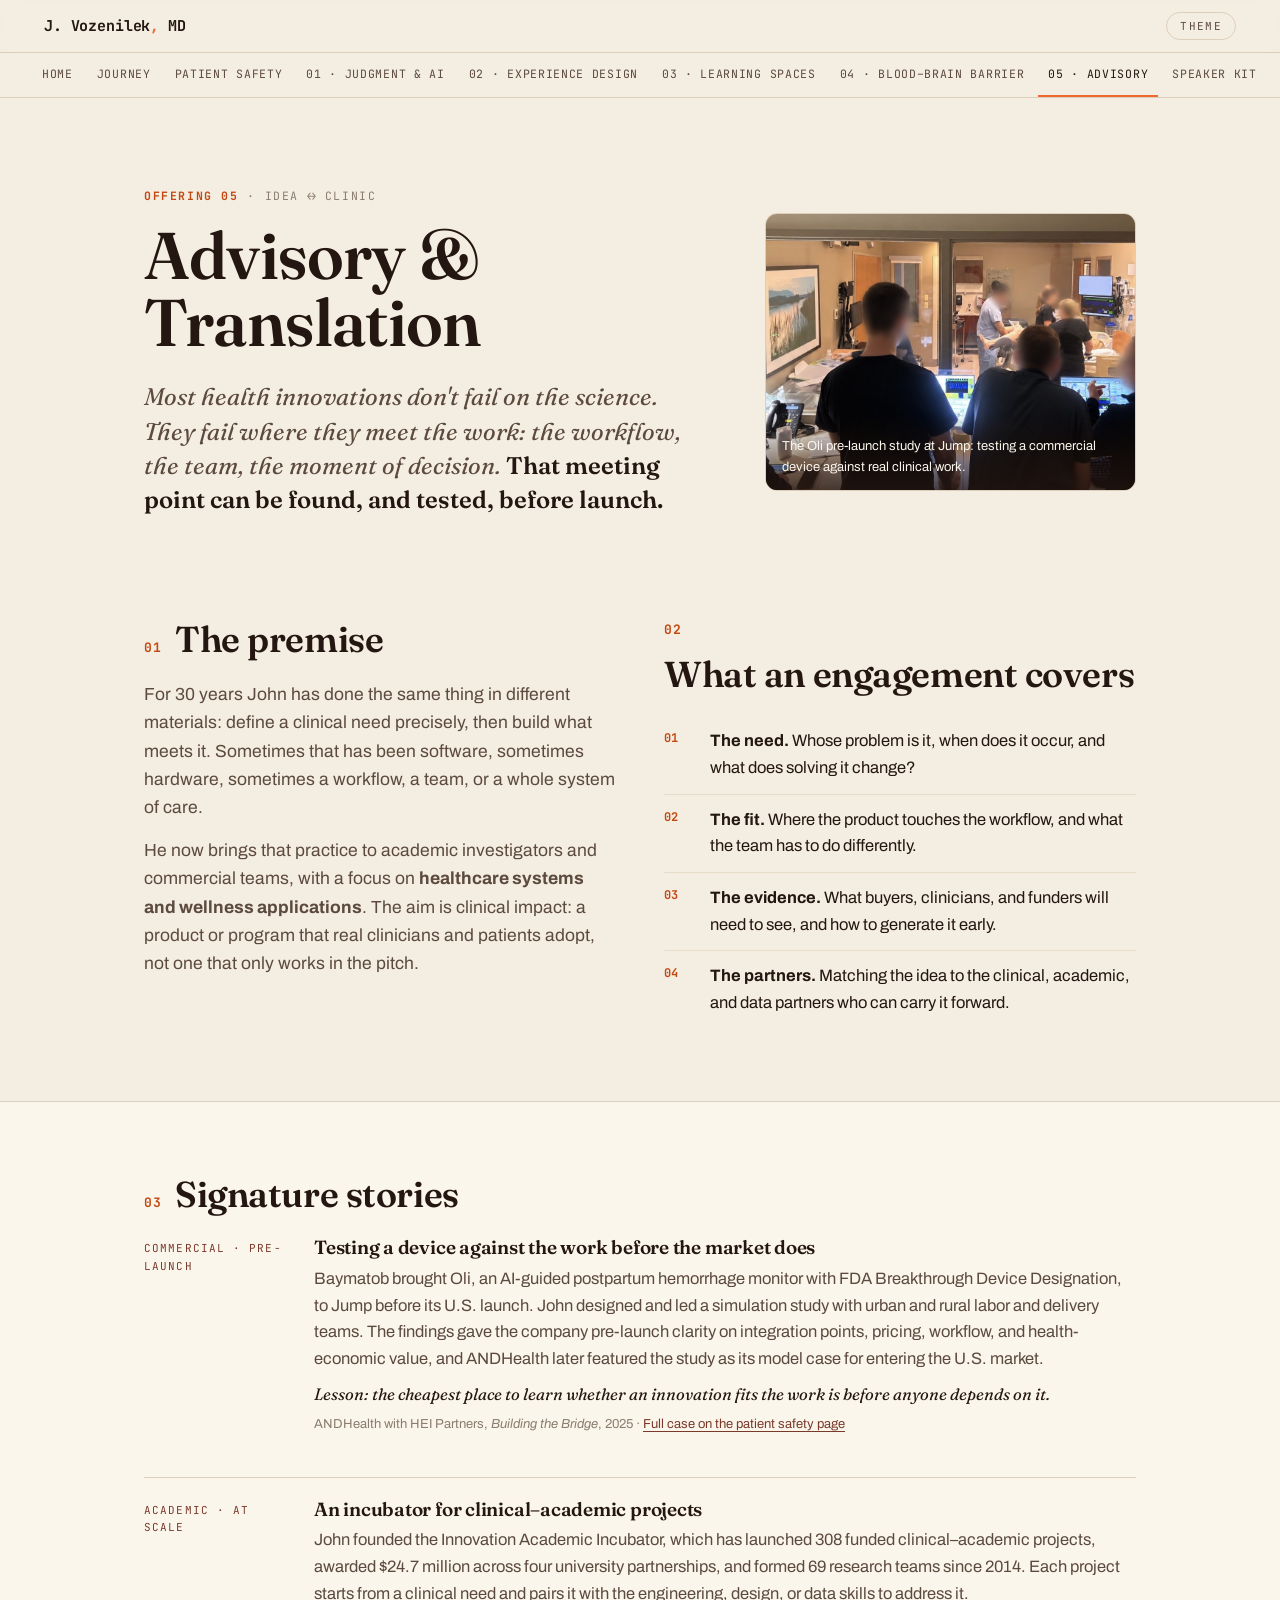
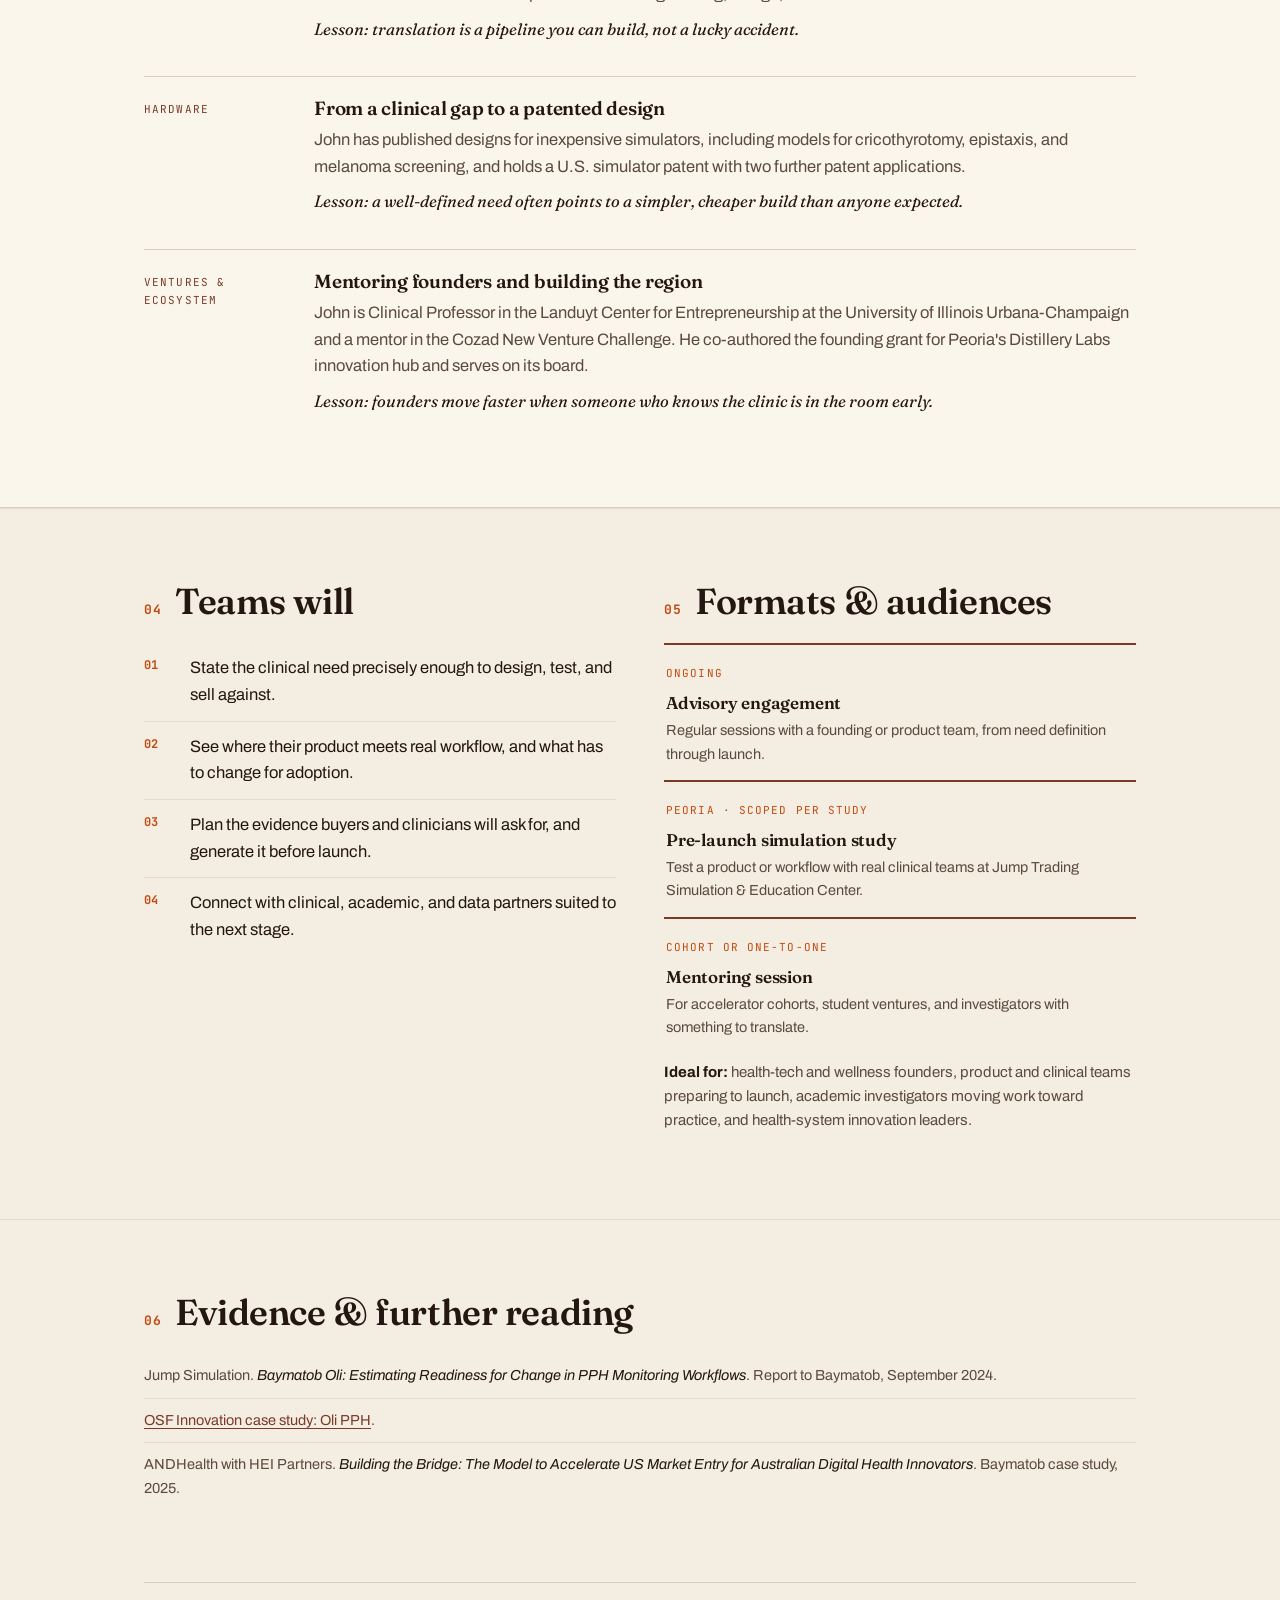
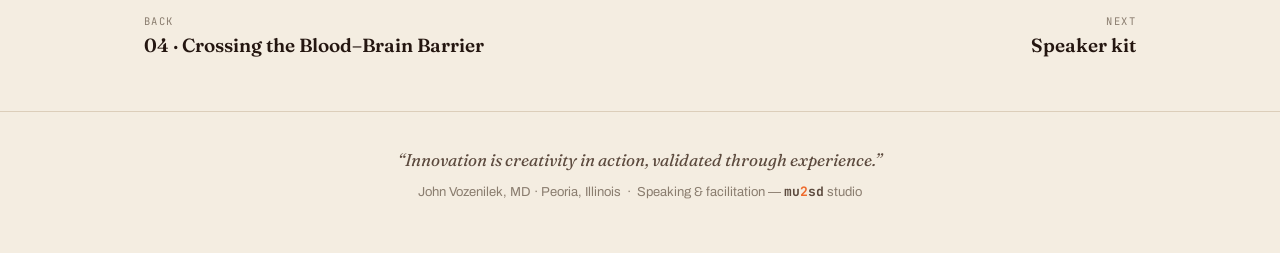
<file: topics/advisory-translation.html>
<!doctype html>
<html lang="en">
<head>
<meta charset="utf-8">
<meta name="viewport" content="width=device-width, initial-scale=1">
<title>Advisory &amp; Translation — John Vozenilek, MD</title>
<meta name="description" content="Thirty years of defining clinical needs and building the software, hardware, workflows, and systems that meet them. Advisory and mentoring for academic and commercial teams carrying ideas into clinical practice.">
<meta name="author" content="John Vozenilek, MD">
<meta property="og:type" content="website">
<meta property="og:title" content="Advisory &amp; Translation — John Vozenilek, MD">
<meta property="og:description" content="Thirty years of defining clinical needs and building the software, hardware, workflows, and systems that meet them. Advisory and mentoring for academic and commercial teams carrying ideas into clinical practice.">
<meta property="og:image" content="https://drvoz.github.io/bespoke/assets/img/og-card.png">
<meta name="twitter:card" content="summary_large_image">
<link rel="icon" type="image/svg+xml" href="../assets/img/favicon.svg">
<link rel="preconnect" href="https://fonts.googleapis.com">
<link rel="preconnect" href="https://fonts.gstatic.com" crossorigin>
<link rel="stylesheet" href="https://fonts.googleapis.com/css2?family=Fraunces:ital,opsz,wght@0,9..144,400;0,9..144,500;0,9..144,600;1,9..144,400;1,9..144,500&family=Archivo:wght@400;500;600;700&family=JetBrains+Mono:wght@400;500;700&display=swap">
<link rel="stylesheet" href="../assets/css/site.css">
</head>
<body>
<div class="topbar">
  <a class="brandmark" href="../index.html">J. Vozenilek<span class="dot">,</span> MD</a>
  <button class="toggle" id="tgl" aria-label="Toggle light or dark theme">Theme</button>
</div>
<nav class="subnav" aria-label="Site sections">
  <ul>
    <li><a href="../index.html">Home</a></li>
    <li><a href="../journey.html">Journey</a></li>
    <li><a href="../patient-safety.html">Patient safety</a></li>
    <li><a href="../topics/what-must-stay-human.html">01 · Judgment &amp; AI</a></li>
    <li><a href="../topics/designing-experience.html">02 · Experience design</a></li>
    <li><a href="../topics/space-as-leadership.html">03 · Learning spaces</a></li>
    <li><a href="../topics/blood-brain-barrier.html">04 · Blood–brain barrier</a></li>
    <li><a href="../topics/advisory-translation.html" aria-current="page">05 · Advisory</a></li>
    <li><a href="../kit.html">Speaker kit</a></li>
  </ul>
</nav>
<main>
<header class="hero" style="padding-bottom:30px">
  <div class="wrap hero-grid">
    <div>
      <p class="kicker"><b>Offering 05</b> · Idea ↔ clinic</p>
      <h1>Advisory &amp; Translation</h1>
      <p class="lede">Most health innovations don't fail on the science. They fail where they meet the work: the workflow, the team, the moment of decision. <b>That meeting point can be found, and tested, before launch.</b></p>
    </div>
    <figure class="photo ">
      <img src="../assets/img/oli-control-room.jpg" alt="From the Jump control room, simulation staff watch a labor and delivery team work a postpartum hemorrhage scenario during the Oli pre-launch study.">
      <figcaption>The Oli pre-launch study at Jump: testing a commercial device against real clinical work.</figcaption>
    </figure>
  </div>
</header>

<section>
  <div class="wrap grid-2">
    <div>
      <div class="section-label"><span class="n">01</span><h2>The premise</h2></div>
      <p class="standfirst">For 30 years John has done the same thing in different materials: define a clinical need precisely, then build what meets it. Sometimes that has been software, sometimes hardware, sometimes a workflow, a team, or a whole system of care.</p>
      <p class="standfirst">He now brings that practice to academic investigators and commercial teams, with a focus on <b>healthcare systems and wellness applications</b>. The aim is clinical impact: a product or program that real clinicians and patients adopt, not one that only works in the pitch.</p>
    </div>
    <div>
      <div class="section-label"><span class="n">02</span><h2>What an engagement covers</h2></div>
      <ol class="outcomes">
        <li><b>The need.</b> Whose problem is it, when does it occur, and what does solving it change?</li>
        <li><b>The fit.</b> Where the product touches the workflow, and what the team has to do differently.</li>
        <li><b>The evidence.</b> What buyers, clinicians, and funders will need to see, and how to generate it early.</li>
        <li><b>The partners.</b> Matching the idea to the clinical, academic, and data partners who can carry it forward.</li>
      </ol>
    </div>
  </div>
</section>

<section class="band">
  <div class="wrap">
    <div class="section-label"><span class="n">03</span><h2>Signature stories</h2></div>
    <div class="stories">
      <article class="story">
        <span class="tag">Commercial · pre-launch</span>
        <div>
          <h4>Testing a device against the work before the market does</h4>
          <p>Baymatob brought Oli, an AI-guided postpartum hemorrhage monitor with FDA Breakthrough Device Designation, to Jump before its U.S. launch. John designed and led a simulation study with urban and rural labor and delivery teams. The findings gave the company pre-launch clarity on integration points, pricing, workflow, and health-economic value, and ANDHealth later featured the study as its model case for entering the U.S. market.</p>
          <p class="lesson">Lesson: the cheapest place to learn whether an innovation fits the work is before anyone depends on it.</p>
          <p class="src">ANDHealth with HEI Partners, <i>Building the Bridge</i>, 2025 · <a href="../patient-safety.html#oli">Full case on the patient safety page</a></p>
        </div>
      </article>
      <article class="story">
        <span class="tag">Academic · at scale</span>
        <div>
          <h4>An incubator for clinical–academic projects</h4>
          <p>John founded the Innovation Academic Incubator, which has launched 308 funded clinical–academic projects, awarded $24.7 million across four university partnerships, and formed 69 research teams since 2014. Each project starts from a clinical need and pairs it with the engineering, design, or data skills to address it.</p>
          <p class="lesson">Lesson: translation is a pipeline you can build, not a lucky accident.</p>
        </div>
      </article>
      <article class="story">
        <span class="tag">Hardware</span>
        <div>
          <h4>From a clinical gap to a patented design</h4>
          <p>John has published designs for inexpensive simulators, including models for cricothyrotomy, epistaxis, and melanoma screening, and holds a U.S. simulator patent with two further patent applications.</p>
          <p class="lesson">Lesson: a well-defined need often points to a simpler, cheaper build than anyone expected.</p>
        </div>
      </article>
      <article class="story">
        <span class="tag">Ventures &amp; ecosystem</span>
        <div>
          <h4>Mentoring founders and building the region</h4>
          <p>John is Clinical Professor in the Landuyt Center for Entrepreneurship at the University of Illinois Urbana-Champaign and a mentor in the Cozad New Venture Challenge. He co-authored the founding grant for Peoria's Distillery Labs innovation hub and serves on its board.</p>
          <p class="lesson">Lesson: founders move faster when someone who knows the clinic is in the room early.</p>
        </div>
      </article>
    </div>
  </div>
</section>

<section>
  <div class="wrap grid-2">
    <div>
      <div class="section-label"><span class="n">04</span><h2>Teams will</h2></div>
      <ol class="outcomes">
        <li>State the clinical need precisely enough to design, test, and sell against.</li>
        <li>See where their product meets real workflow, and what has to change for adoption.</li>
        <li>Plan the evidence buyers and clinicians will ask for, and generate it before launch.</li>
        <li>Connect with clinical, academic, and data partners suited to the next stage.</li>
      </ol>
    </div>
    <div>
      <div class="section-label"><span class="n">05</span><h2>Formats &amp; audiences</h2></div>
      <div class="formats" style="grid-template-columns:1fr">
        <div class="format"><span class="d">Ongoing</span><h4>Advisory engagement</h4><p>Regular sessions with a founding or product team, from need definition through launch.</p></div>
        <div class="format"><span class="d">Peoria · scoped per study</span><h4>Pre-launch simulation study</h4><p>Test a product or workflow with real clinical teams at Jump Trading Simulation &amp; Education Center.</p></div>
        <div class="format"><span class="d">Cohort or one-to-one</span><h4>Mentoring session</h4><p>For accelerator cohorts, student ventures, and investigators with something to translate.</p></div>
      </div>
      <p style="margin-top:20px; color:var(--ink-soft); font-size:15px"><b style="color:var(--ink)">Ideal for:</b> health-tech and wellness founders, product and clinical teams preparing to launch, academic investigators moving work toward practice, and health-system innovation leaders.</p>
    </div>
  </div>
</section>

<section>
  <div class="wrap">
    <div class="section-label"><span class="n">06</span><h2>Evidence &amp; further reading</h2></div>
    <ul class="refs">
      <li>Jump Simulation. <i>Baymatob Oli: Estimating Readiness for Change in PPH Monitoring Workflows</i>. Report to Baymatob, September 2024.</li>
      <li><a href="https://www.osfinnovation.org/about-osf-innovation/case-studies/oli-pph">OSF Innovation case study: Oli PPH</a>.</li>
      <li>ANDHealth with HEI Partners. <i>Building the Bridge: The Model to Accelerate US Market Entry for Australian Digital Health Innovators</i>. Baymatob case study, 2025.</li>
    </ul>
  </div>
</section>

<div class="wrap">
  <div class="onward">
    <a class="prev" href="../topics/blood-brain-barrier.html"><span>Back</span><b>04 · Crossing the Blood–Brain Barrier</b></a>
    <a class="next" href="../kit.html"><span>Next</span><b>Speaker kit</b></a>
  </div>
</div>

</main>
<footer class="site">
  <span class="fq">“Innovation is creativity in action, validated through experience.”</span>
  <span class="src">John Vozenilek, MD · Peoria, Illinois &nbsp;·&nbsp; Speaking &amp; facilitation — <b>mu<span class="two">2</span>sd</b> studio</span>
</footer>
<script src="../assets/js/site.js"></script>
</body>
</html>
</file>
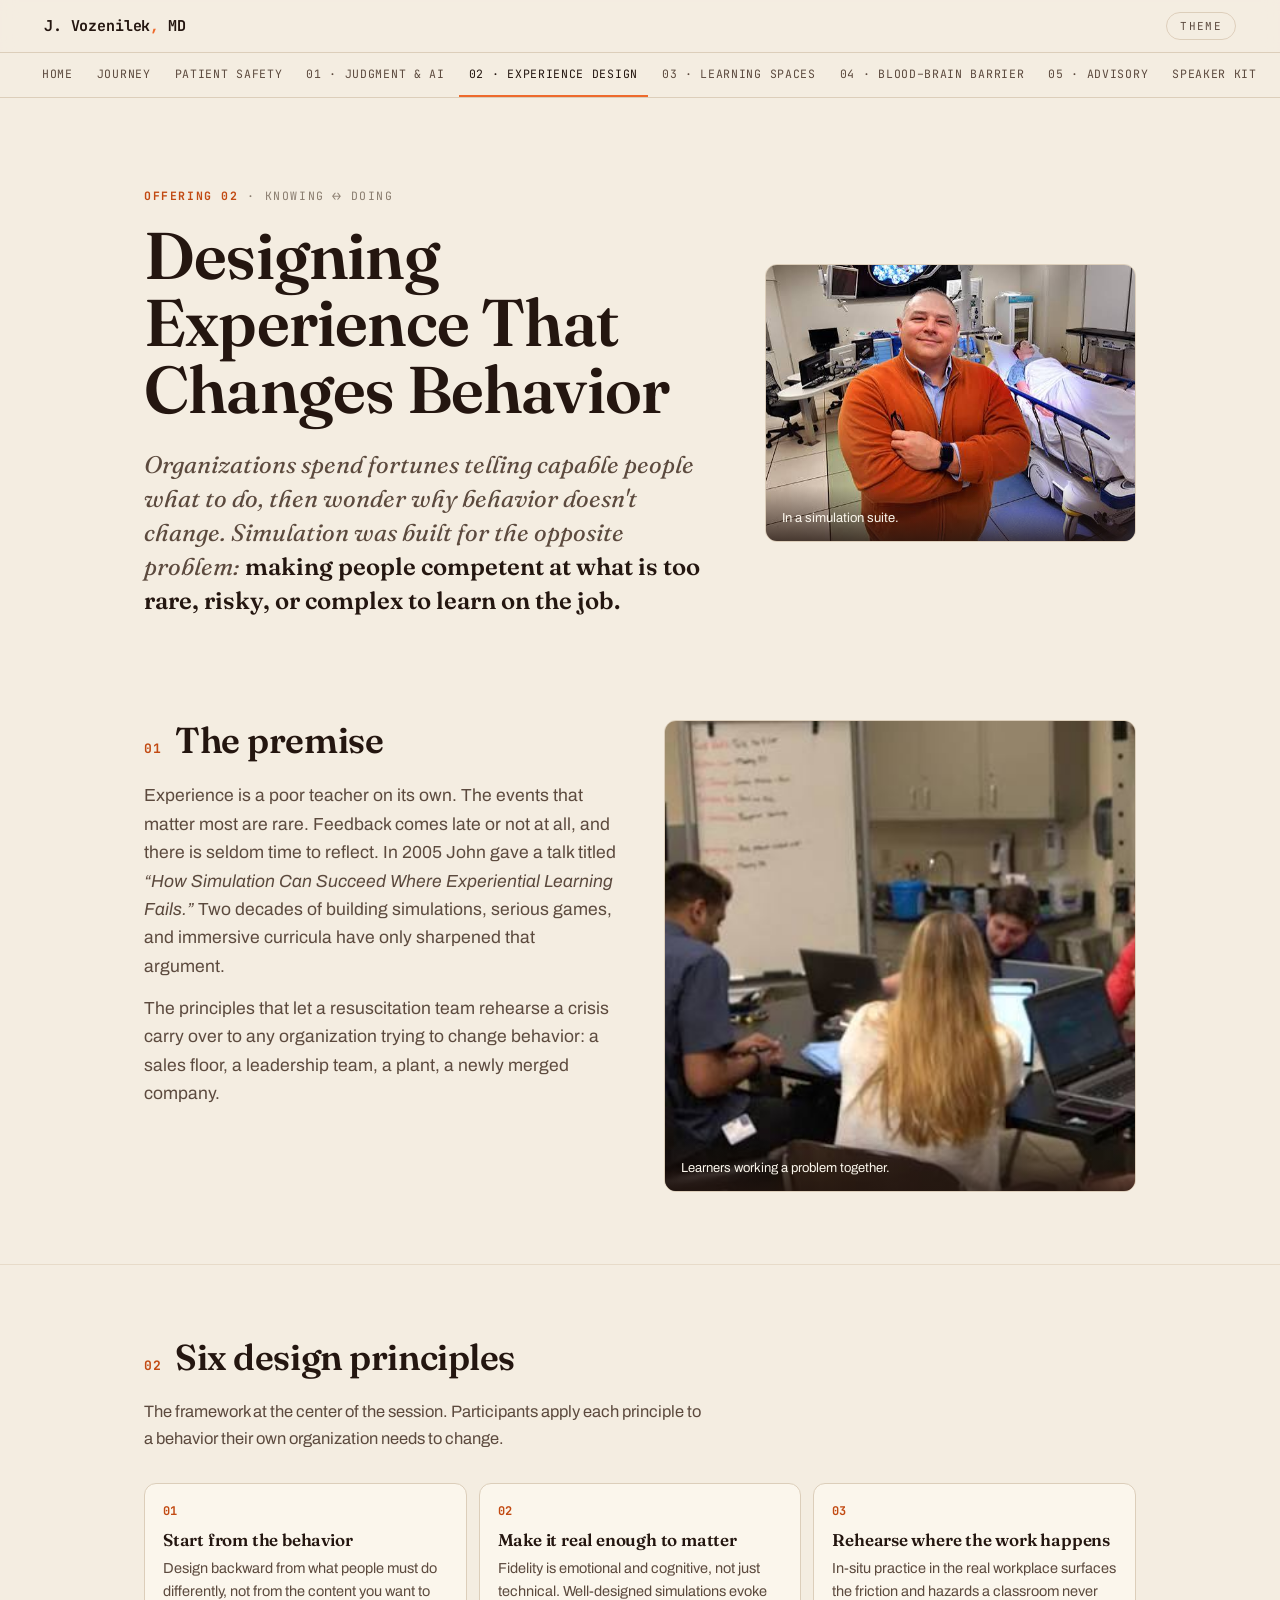
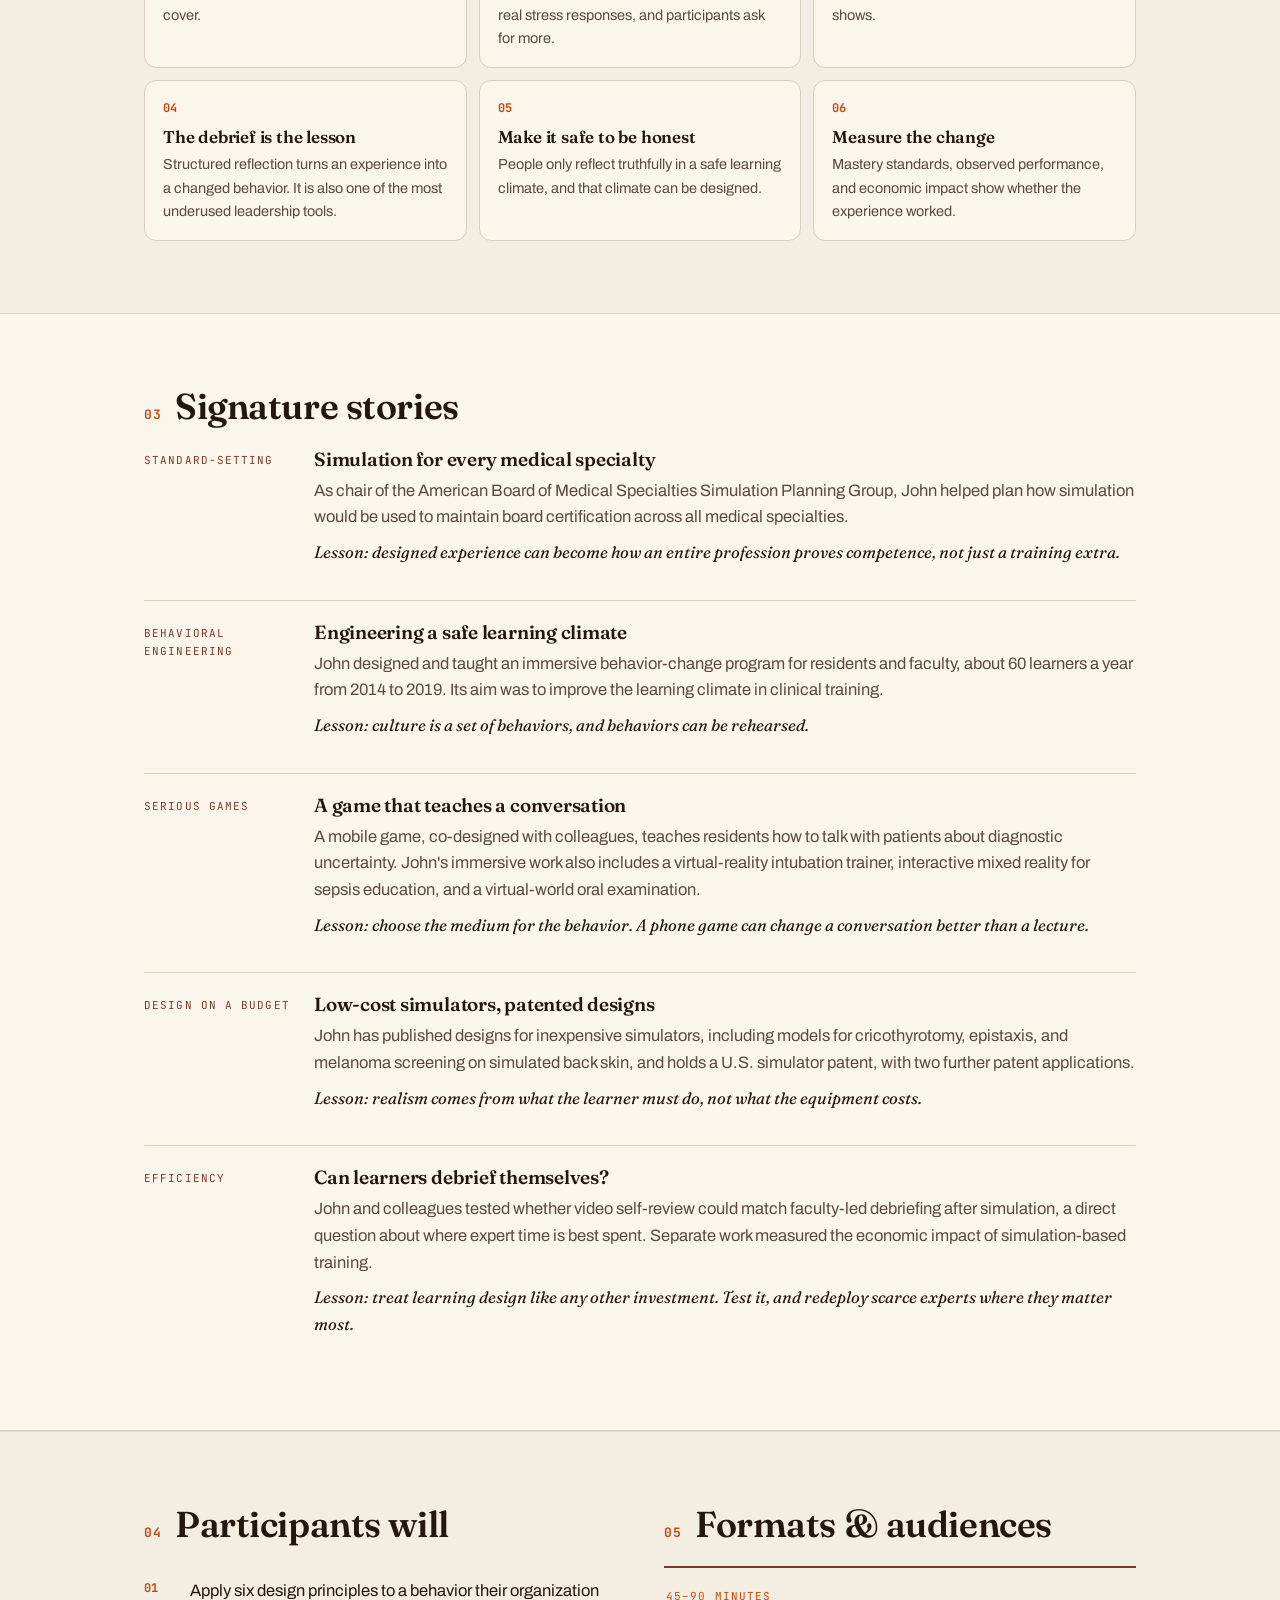
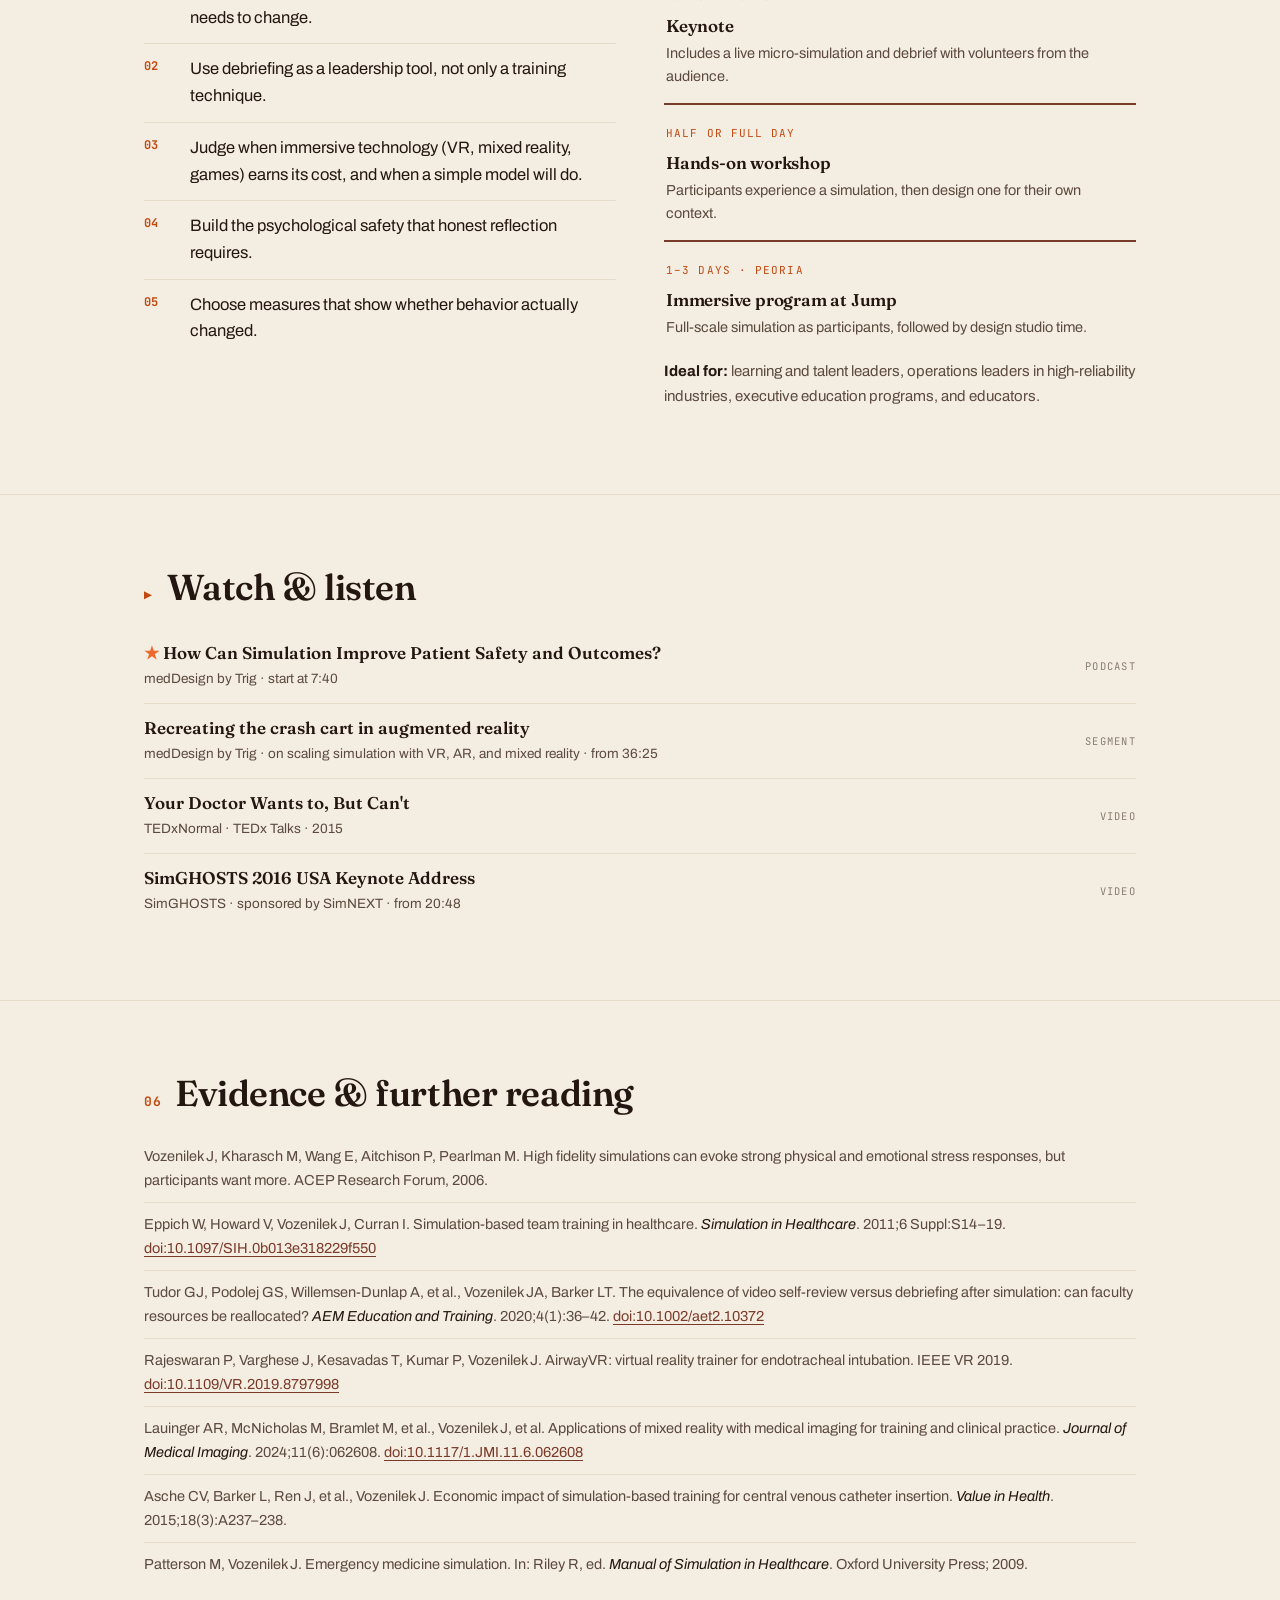
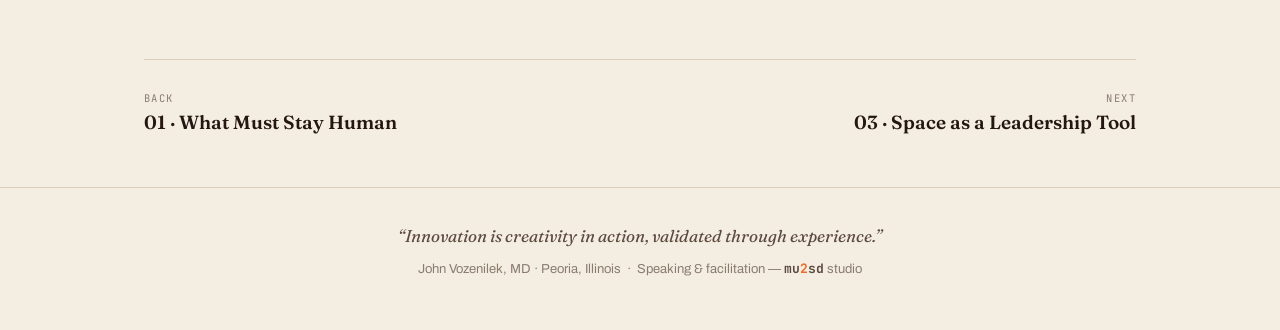
<file: topics/designing-experience.html>
<!doctype html>
<html lang="en">
<head>
<meta charset="utf-8">
<meta name="viewport" content="width=device-width, initial-scale=1">
<title>Designing Experience That Changes Behavior — John Vozenilek, MD</title>
<meta name="description" content="What two decades of immersive simulation, serious games, and behavioral engineering teach about how capable adults actually learn and change.">
<meta name="author" content="John Vozenilek, MD">
<meta property="og:type" content="website">
<meta property="og:title" content="Designing Experience That Changes Behavior — John Vozenilek, MD">
<meta property="og:description" content="What two decades of immersive simulation, serious games, and behavioral engineering teach about how capable adults actually learn and change.">
<meta property="og:image" content="https://drvoz.github.io/bespoke/assets/img/og-card.png">
<meta name="twitter:card" content="summary_large_image">
<link rel="icon" type="image/svg+xml" href="../assets/img/favicon.svg">
<link rel="preconnect" href="https://fonts.googleapis.com">
<link rel="preconnect" href="https://fonts.gstatic.com" crossorigin>
<link rel="stylesheet" href="https://fonts.googleapis.com/css2?family=Fraunces:ital,opsz,wght@0,9..144,400;0,9..144,500;0,9..144,600;1,9..144,400;1,9..144,500&family=Archivo:wght@400;500;600;700&family=JetBrains+Mono:wght@400;500;700&display=swap">
<link rel="stylesheet" href="../assets/css/site.css">
</head>
<body>
<div class="topbar">
  <a class="brandmark" href="../index.html">J. Vozenilek<span class="dot">,</span> MD</a>
  <button class="toggle" id="tgl" aria-label="Toggle light or dark theme">Theme</button>
</div>
<nav class="subnav" aria-label="Site sections">
  <ul>
    <li><a href="../index.html">Home</a></li>
    <li><a href="../journey.html">Journey</a></li>
    <li><a href="../patient-safety.html">Patient safety</a></li>
    <li><a href="../topics/what-must-stay-human.html">01 · Judgment &amp; AI</a></li>
    <li><a href="../topics/designing-experience.html" aria-current="page">02 · Experience design</a></li>
    <li><a href="../topics/space-as-leadership.html">03 · Learning spaces</a></li>
    <li><a href="../topics/blood-brain-barrier.html">04 · Blood–brain barrier</a></li>
    <li><a href="../topics/advisory-translation.html">05 · Advisory</a></li>
    <li><a href="../kit.html">Speaker kit</a></li>
  </ul>
</nav>
<main>
<header class="hero" style="padding-bottom:30px">
  <div class="wrap hero-grid">
    <div>
      <p class="kicker"><b>Offering 02</b> · Knowing ↔ doing</p>
      <h1>Designing Experience That Changes Behavior</h1>
      <p class="lede">Organizations spend fortunes telling capable people what to do, then wonder why behavior doesn't change. Simulation was built for the opposite problem: <b>making people competent at what is too rare, risky, or complex to learn on the job.</b></p>
    </div>
    <figure class="photo ">
      <img src="../assets/img/simulation-suite.jpg" alt="John Vozenilek in a simulation suite beside a patient manikin">
      <figcaption>In a simulation suite.</figcaption>
    </figure>
  </div>
</header>

<section>
  <div class="wrap grid-2">
    <div>
      <div class="section-label"><span class="n">01</span><h2>The premise</h2></div>
      <p class="standfirst">Experience is a poor teacher on its own. The events that matter most are rare. Feedback comes late or not at all, and there is seldom time to reflect. In 2005 John gave a talk titled <i>“How Simulation Can Succeed Where Experiential Learning Fails.”</i> Two decades of building simulations, serious games, and immersive curricula have only sharpened that argument.</p>
      <p class="standfirst">The principles that let a resuscitation team rehearse a crisis carry over to any organization trying to change behavior: a sales floor, a leadership team, a plant, a newly merged company.</p>
    </div>
    <figure class="photo square" style="align-self:start">
      <img src="../assets/img/student-team.jpg" alt="A team of learners working together around a table">
      <figcaption>Learners working a problem together.</figcaption>
    </figure>
  </div>
</section>

<section>
  <div class="wrap">
    <div class="section-label"><span class="n">02</span><h2>Six design principles</h2></div>
    <p class="sect-note">The framework at the center of the session. Participants apply each principle to a behavior their own organization needs to change.</p>
    <div class="steps">
      <div class="step"><h4>Start from the behavior</h4><p>Design backward from what people must do differently, not from the content you want to cover.</p></div>
      <div class="step"><h4>Make it real enough to matter</h4><p>Fidelity is emotional and cognitive, not just technical. Well-designed simulations evoke real stress responses, and participants ask for more.</p></div>
      <div class="step"><h4>Rehearse where the work happens</h4><p>In-situ practice in the real workplace surfaces the friction and hazards a classroom never shows.</p></div>
      <div class="step"><h4>The debrief is the lesson</h4><p>Structured reflection turns an experience into a changed behavior. It is also one of the most underused leadership tools.</p></div>
      <div class="step"><h4>Make it safe to be honest</h4><p>People only reflect truthfully in a safe learning climate, and that climate can be designed.</p></div>
      <div class="step"><h4>Measure the change</h4><p>Mastery standards, observed performance, and economic impact show whether the experience worked.</p></div>
    </div>
  </div>
</section>

<section class="band">
  <div class="wrap">
    <div class="section-label"><span class="n">03</span><h2>Signature stories</h2></div>
    <div class="stories">
      <article class="story">
        <span class="tag">Standard-setting</span>
        <div>
          <h4>Simulation for every medical specialty</h4>
          <p>As chair of the American Board of Medical Specialties Simulation Planning Group, John helped plan how simulation would be used to maintain board certification across all medical specialties.</p>
          <p class="lesson">Lesson: designed experience can become how an entire profession proves competence, not just a training extra.</p>
        </div>
      </article>
      <article class="story">
        <span class="tag">Behavioral engineering</span>
        <div>
          <h4>Engineering a safe learning climate</h4>
          <p>John designed and taught an immersive behavior-change program for residents and faculty, about 60 learners a year from 2014 to 2019. Its aim was to improve the learning climate in clinical training.</p>
          <p class="lesson">Lesson: culture is a set of behaviors, and behaviors can be rehearsed.</p>
        </div>
      </article>
      <article class="story">
        <span class="tag">Serious games</span>
        <div>
          <h4>A game that teaches a conversation</h4>
          <p>A mobile game, co-designed with colleagues, teaches residents how to talk with patients about diagnostic uncertainty. John's immersive work also includes a virtual-reality intubation trainer, interactive mixed reality for sepsis education, and a virtual-world oral examination.</p>
          <p class="lesson">Lesson: choose the medium for the behavior. A phone game can change a conversation better than a lecture.</p>
        </div>
      </article>
      <article class="story">
        <span class="tag">Design on a budget</span>
        <div>
          <h4>Low-cost simulators, patented designs</h4>
          <p>John has published designs for inexpensive simulators, including models for cricothyrotomy, epistaxis, and melanoma screening on simulated back skin, and holds a U.S. simulator patent, with two further patent applications.</p>
          <p class="lesson">Lesson: realism comes from what the learner must do, not what the equipment costs.</p>
        </div>
      </article>
      <article class="story">
        <span class="tag">Efficiency</span>
        <div>
          <h4>Can learners debrief themselves?</h4>
          <p>John and colleagues tested whether video self-review could match faculty-led debriefing after simulation, a direct question about where expert time is best spent. Separate work measured the economic impact of simulation-based training.</p>
          <p class="lesson">Lesson: treat learning design like any other investment. Test it, and redeploy scarce experts where they matter most.</p>
        </div>
      </article>
    </div>
  </div>
</section>

<section>
  <div class="wrap grid-2">
    <div>
      <div class="section-label"><span class="n">04</span><h2>Participants will</h2></div>
      <ol class="outcomes">
        <li>Apply six design principles to a behavior their organization needs to change.</li>
        <li>Use debriefing as a leadership tool, not only a training technique.</li>
        <li>Judge when immersive technology (VR, mixed reality, games) earns its cost, and when a simple model will do.</li>
        <li>Build the psychological safety that honest reflection requires.</li>
        <li>Choose measures that show whether behavior actually changed.</li>
      </ol>
    </div>
    <div>
      <div class="section-label"><span class="n">05</span><h2>Formats &amp; audiences</h2></div>
      <div class="formats" style="grid-template-columns:1fr">
        <div class="format"><span class="d">45–90 minutes</span><h4>Keynote</h4><p>Includes a live micro-simulation and debrief with volunteers from the audience.</p></div>
        <div class="format"><span class="d">Half or full day</span><h4>Hands-on workshop</h4><p>Participants experience a simulation, then design one for their own context.</p></div>
        <div class="format"><span class="d">1–3 days · Peoria</span><h4>Immersive program at Jump</h4><p>Full-scale simulation as participants, followed by design studio time.</p></div>
      </div>
      <p style="margin-top:20px; color:var(--ink-soft); font-size:15px"><b style="color:var(--ink)">Ideal for:</b> learning and talent leaders, operations leaders in high-reliability industries, executive education programs, and educators.</p>
    </div>
  </div>
</section>

<section>
  <div class="wrap">
    <div class="section-label"><span class="n">▶</span><h2>Watch &amp; listen</h2></div>
    <ul class="media">
      <li class="star"><a class="t" href="https://www.youtube.com/watch?v=jqdyr2kO16M&amp;t=460s">How Can Simulation Improve Patient Safety and Outcomes?</a><span class="src">medDesign by Trig · start at 7:40</span><span class="kind">Podcast</span></li>
      <li><a class="t" href="https://www.youtube.com/watch?v=jqdyr2kO16M&amp;t=2185s">Recreating the crash cart in augmented reality</a><span class="src">medDesign by Trig · on scaling simulation with VR, AR, and mixed reality · from 36:25</span><span class="kind">Segment</span></li>
      <li><a class="t" href="https://www.youtube.com/watch?v=NiRxICEj-1o">Your Doctor Wants to, But Can't</a><span class="src">TEDxNormal · TEDx Talks · 2015</span><span class="kind">Video</span></li>
      <li><a class="t" href="https://www.youtube.com/watch?v=CRNQtLoypmk&amp;t=1248s">SimGHOSTS 2016 USA Keynote Address</a><span class="src">SimGHOSTS · sponsored by SimNEXT · from 20:48</span><span class="kind">Video</span></li>
    </ul>
  </div>
</section>

<section>
  <div class="wrap">
    <div class="section-label"><span class="n">06</span><h2>Evidence &amp; further reading</h2></div>
    <ul class="refs">
      <li>Vozenilek J, Kharasch M, Wang E, Aitchison P, Pearlman M. High fidelity simulations can evoke strong physical and emotional stress responses, but participants want more. ACEP Research Forum, 2006.</li>
      <li>Eppich W, Howard V, Vozenilek J, Curran I. Simulation-based team training in healthcare. <i>Simulation in Healthcare</i>. 2011;6 Suppl:S14–19. <a href="https://doi.org/10.1097/SIH.0b013e318229f550">doi:10.1097/SIH.0b013e318229f550</a></li>
      <li>Tudor GJ, Podolej GS, Willemsen-Dunlap A, et al., Vozenilek JA, Barker LT. The equivalence of video self-review versus debriefing after simulation: can faculty resources be reallocated? <i>AEM Education and Training</i>. 2020;4(1):36–42. <a href="https://doi.org/10.1002/aet2.10372">doi:10.1002/aet2.10372</a></li>
      <li>Rajeswaran P, Varghese J, Kesavadas T, Kumar P, Vozenilek J. AirwayVR: virtual reality trainer for endotracheal intubation. IEEE VR 2019. <a href="https://doi.org/10.1109/VR.2019.8797998">doi:10.1109/VR.2019.8797998</a></li>
      <li>Lauinger AR, McNicholas M, Bramlet M, et al., Vozenilek J, et al. Applications of mixed reality with medical imaging for training and clinical practice. <i>Journal of Medical Imaging</i>. 2024;11(6):062608. <a href="https://doi.org/10.1117/1.JMI.11.6.062608">doi:10.1117/1.JMI.11.6.062608</a></li>
      <li>Asche CV, Barker L, Ren J, et al., Vozenilek J. Economic impact of simulation-based training for central venous catheter insertion. <i>Value in Health</i>. 2015;18(3):A237–238.</li>
      <li>Patterson M, Vozenilek J. Emergency medicine simulation. In: Riley R, ed. <i>Manual of Simulation in Healthcare</i>. Oxford University Press; 2009.</li>
    </ul>
  </div>
</section>

<div class="wrap">
  <div class="onward">
    <a class="prev" href="../topics/what-must-stay-human.html"><span>Back</span><b>01 · What Must Stay Human</b></a>
    <a class="next" href="../topics/space-as-leadership.html"><span>Next</span><b>03 · Space as a Leadership Tool</b></a>
  </div>
</div>

</main>
<footer class="site">
  <span class="fq">“Innovation is creativity in action, validated through experience.”</span>
  <span class="src">John Vozenilek, MD · Peoria, Illinois &nbsp;·&nbsp; Speaking &amp; facilitation — <b>mu<span class="two">2</span>sd</b> studio</span>
</footer>
<script src="../assets/js/site.js"></script>
</body>
</html>
</file>
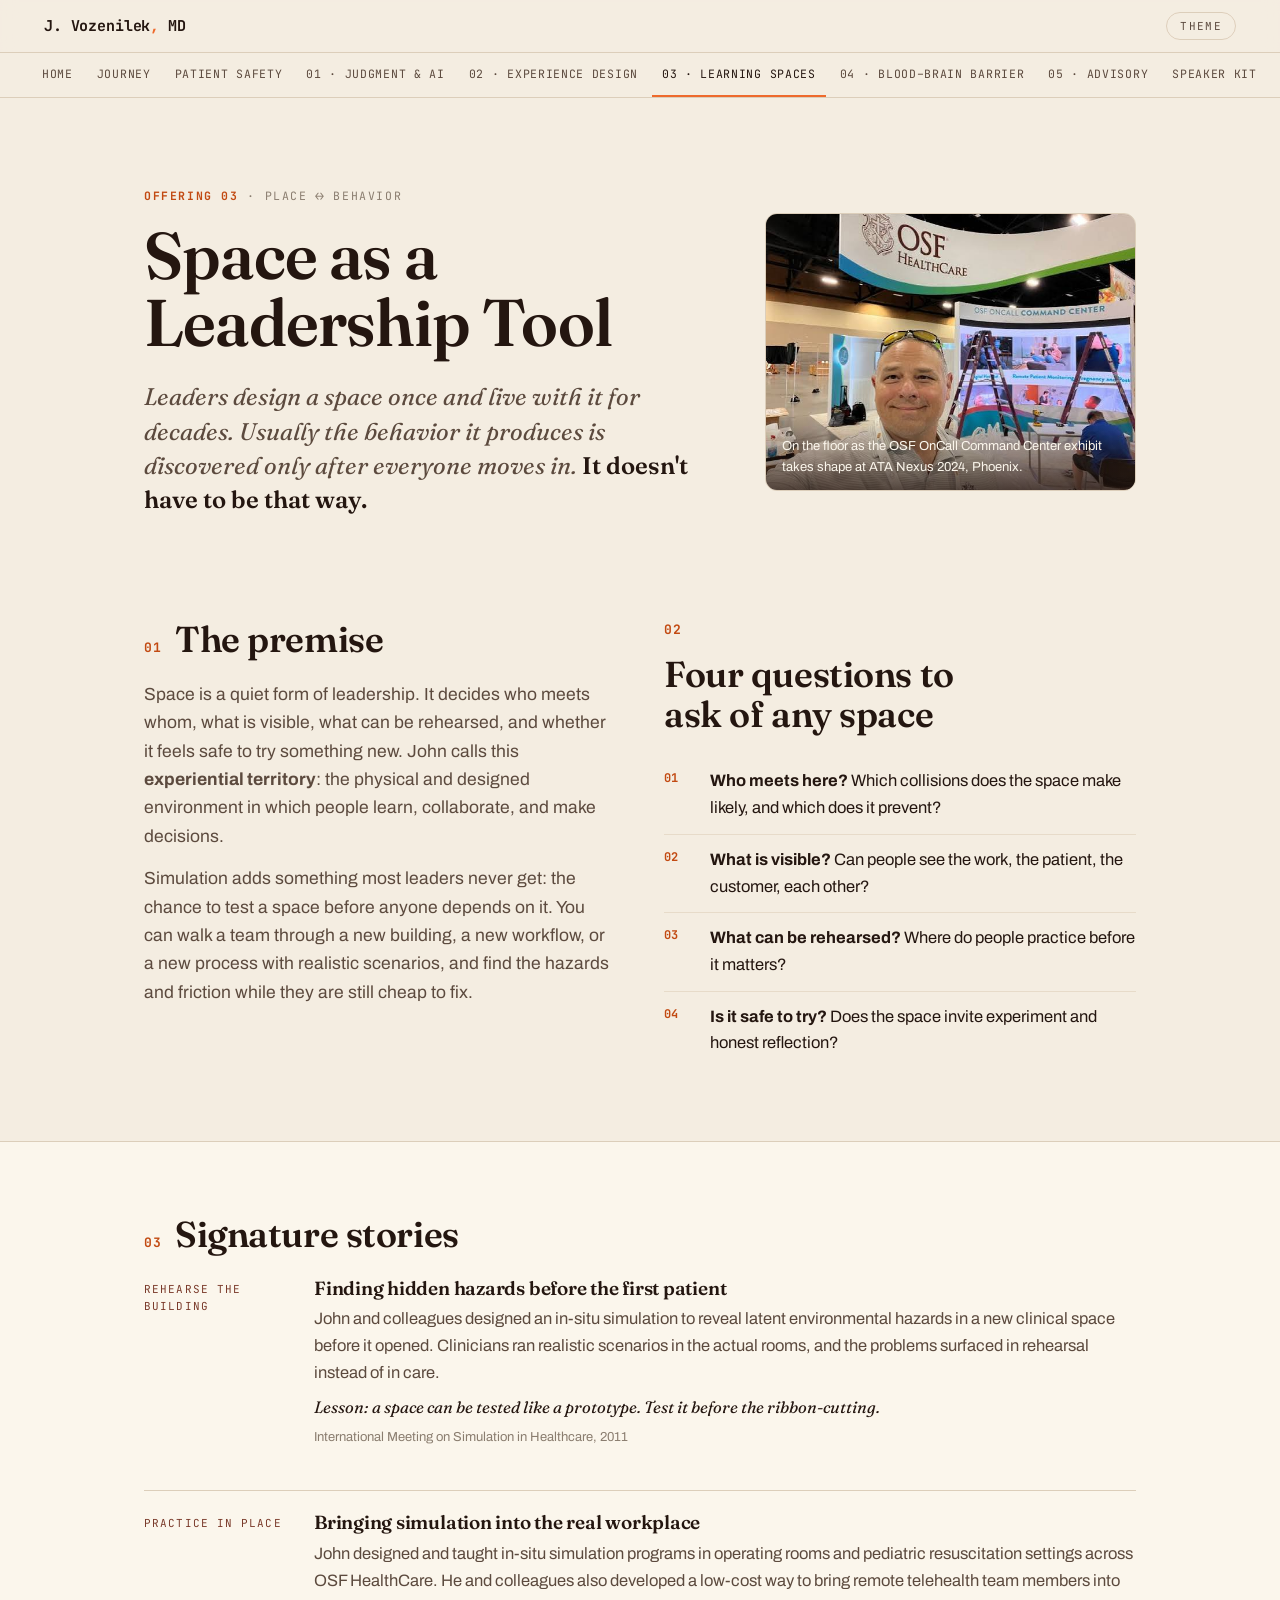
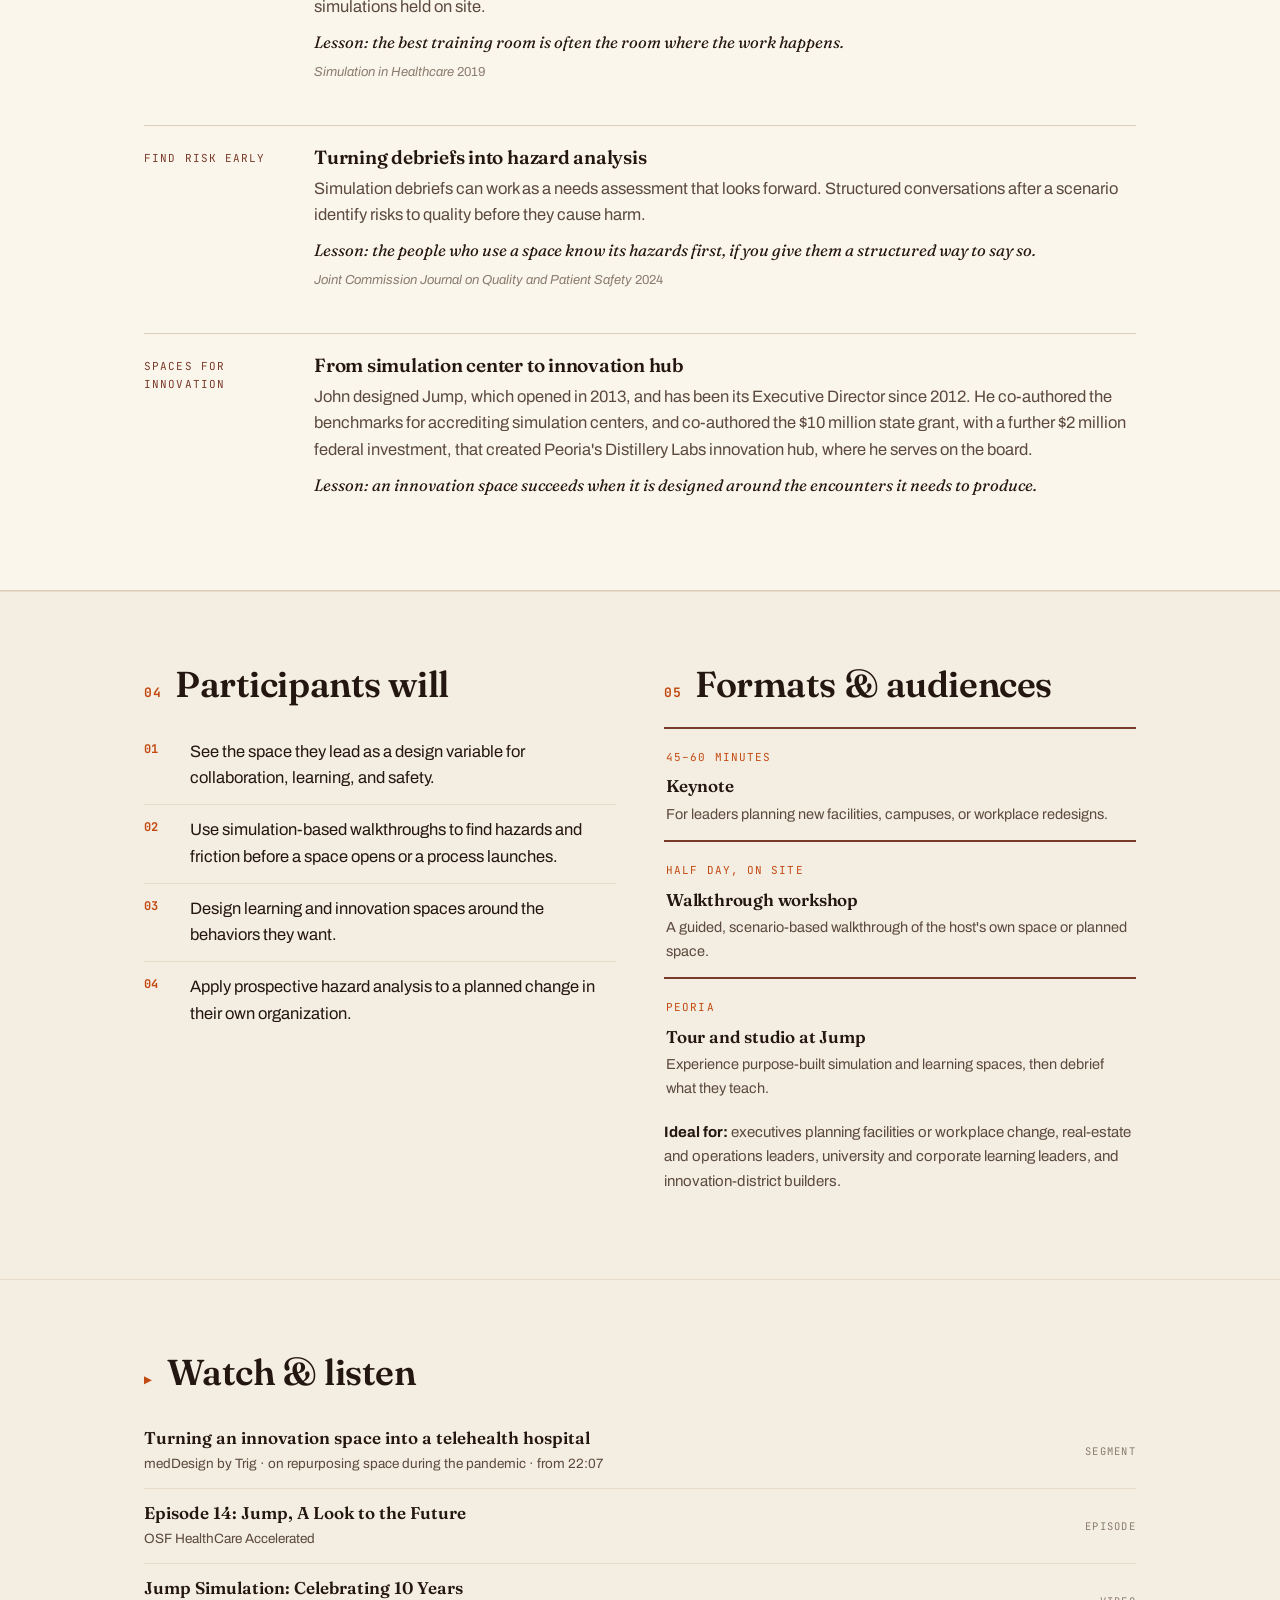
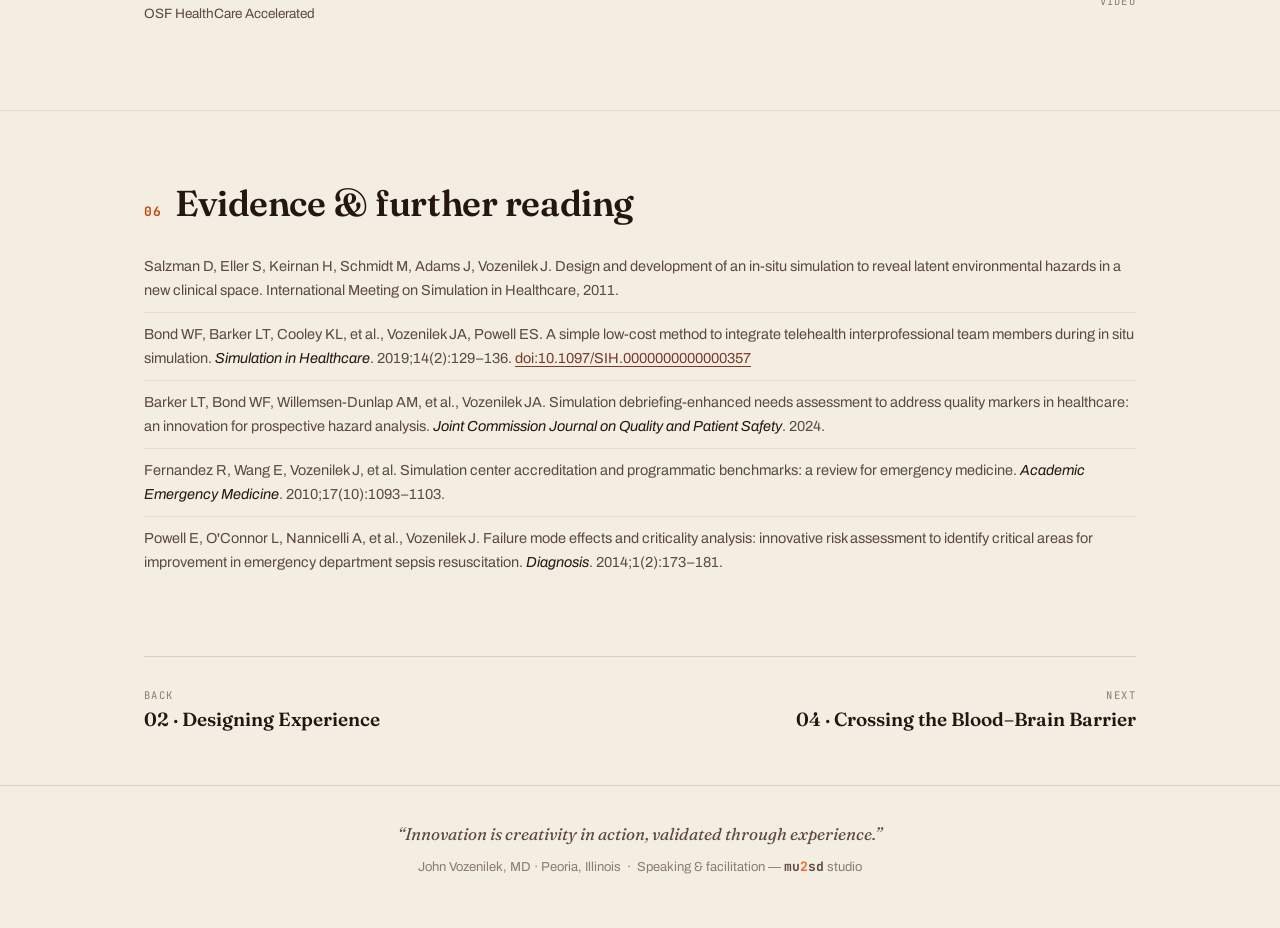
<file: topics/space-as-leadership.html>
<!doctype html>
<html lang="en">
<head>
<meta charset="utf-8">
<meta name="viewport" content="width=device-width, initial-scale=1">
<title>Space as a Leadership Tool — John Vozenilek, MD</title>
<meta name="description" content="How the design of physical and experiential territory shapes collaboration, learning, and safety, and how to test a space before anyone depends on it.">
<meta name="author" content="John Vozenilek, MD">
<meta property="og:type" content="website">
<meta property="og:title" content="Space as a Leadership Tool — John Vozenilek, MD">
<meta property="og:description" content="How the design of physical and experiential territory shapes collaboration, learning, and safety, and how to test a space before anyone depends on it.">
<meta property="og:image" content="https://drvoz.github.io/bespoke/assets/img/og-card.png">
<meta name="twitter:card" content="summary_large_image">
<link rel="icon" type="image/svg+xml" href="../assets/img/favicon.svg">
<link rel="preconnect" href="https://fonts.googleapis.com">
<link rel="preconnect" href="https://fonts.gstatic.com" crossorigin>
<link rel="stylesheet" href="https://fonts.googleapis.com/css2?family=Fraunces:ital,opsz,wght@0,9..144,400;0,9..144,500;0,9..144,600;1,9..144,400;1,9..144,500&family=Archivo:wght@400;500;600;700&family=JetBrains+Mono:wght@400;500;700&display=swap">
<link rel="stylesheet" href="../assets/css/site.css">
</head>
<body>
<div class="topbar">
  <a class="brandmark" href="../index.html">J. Vozenilek<span class="dot">,</span> MD</a>
  <button class="toggle" id="tgl" aria-label="Toggle light or dark theme">Theme</button>
</div>
<nav class="subnav" aria-label="Site sections">
  <ul>
    <li><a href="../index.html">Home</a></li>
    <li><a href="../journey.html">Journey</a></li>
    <li><a href="../patient-safety.html">Patient safety</a></li>
    <li><a href="../topics/what-must-stay-human.html">01 · Judgment &amp; AI</a></li>
    <li><a href="../topics/designing-experience.html">02 · Experience design</a></li>
    <li><a href="../topics/space-as-leadership.html" aria-current="page">03 · Learning spaces</a></li>
    <li><a href="../topics/blood-brain-barrier.html">04 · Blood–brain barrier</a></li>
    <li><a href="../topics/advisory-translation.html">05 · Advisory</a></li>
    <li><a href="../kit.html">Speaker kit</a></li>
  </ul>
</nav>
<main>
<header class="hero" style="padding-bottom:30px">
  <div class="wrap hero-grid">
    <div>
      <p class="kicker"><b>Offering 03</b> · Place ↔ behavior</p>
      <h1>Space as a Leadership Tool</h1>
      <p class="lede">Leaders design a space once and live with it for decades. Usually the behavior it produces is discovered only after everyone moves in. <b>It doesn't have to be that way.</b></p>
    </div>
    <figure class="photo ">
      <img src="../assets/img/oncall-exhibit.jpg" alt="John Vozenilek at ATA Nexus 2024 in Phoenix as the OSF OnCall Command Center exhibit is built">
      <figcaption>On the floor as the OSF OnCall Command Center exhibit takes shape at ATA Nexus 2024, Phoenix.</figcaption>
    </figure>
  </div>
</header>

<section>
  <div class="wrap grid-2">
    <div>
      <div class="section-label"><span class="n">01</span><h2>The premise</h2></div>
      <p class="standfirst">Space is a quiet form of leadership. It decides who meets whom, what is visible, what can be rehearsed, and whether it feels safe to try something new. John calls this <b>experiential territory</b>: the physical and designed environment in which people learn, collaborate, and make decisions.</p>
      <p class="standfirst">Simulation adds something most leaders never get: the chance to test a space before anyone depends on it. You can walk a team through a new building, a new workflow, or a new process with realistic scenarios, and find the hazards and friction while they are still cheap to fix.</p>
    </div>
    <div>
      <div class="section-label"><span class="n">02</span><h2>Four questions to ask of any space</h2></div>
      <ol class="outcomes">
        <li><b>Who meets here?</b> Which collisions does the space make likely, and which does it prevent?</li>
        <li><b>What is visible?</b> Can people see the work, the patient, the customer, each other?</li>
        <li><b>What can be rehearsed?</b> Where do people practice before it matters?</li>
        <li><b>Is it safe to try?</b> Does the space invite experiment and honest reflection?</li>
      </ol>
    </div>
  </div>
</section>

<section class="band">
  <div class="wrap">
    <div class="section-label"><span class="n">03</span><h2>Signature stories</h2></div>
    <div class="stories">
      <article class="story">
        <span class="tag">Rehearse the building</span>
        <div>
          <h4>Finding hidden hazards before the first patient</h4>
          <p>John and colleagues designed an in-situ simulation to reveal latent environmental hazards in a new clinical space before it opened. Clinicians ran realistic scenarios in the actual rooms, and the problems surfaced in rehearsal instead of in care.</p>
          <p class="lesson">Lesson: a space can be tested like a prototype. Test it before the ribbon-cutting.</p>
          <p class="src">International Meeting on Simulation in Healthcare, 2011</p>
        </div>
      </article>
      <article class="story">
        <span class="tag">Practice in place</span>
        <div>
          <h4>Bringing simulation into the real workplace</h4>
          <p>John designed and taught in-situ simulation programs in operating rooms and pediatric resuscitation settings across OSF HealthCare. He and colleagues also developed a low-cost way to bring remote telehealth team members into simulations held on site.</p>
          <p class="lesson">Lesson: the best training room is often the room where the work happens.</p>
          <p class="src"><i>Simulation in Healthcare</i> 2019</p>
        </div>
      </article>
      <article class="story">
        <span class="tag">Find risk early</span>
        <div>
          <h4>Turning debriefs into hazard analysis</h4>
          <p>Simulation debriefs can work as a needs assessment that looks forward. Structured conversations after a scenario identify risks to quality before they cause harm.</p>
          <p class="lesson">Lesson: the people who use a space know its hazards first, if you give them a structured way to say so.</p>
          <p class="src"><i>Joint Commission Journal on Quality and Patient Safety</i> 2024</p>
        </div>
      </article>
      <article class="story">
        <span class="tag">Spaces for innovation</span>
        <div>
          <h4>From simulation center to innovation hub</h4>
          <p>John designed Jump, which opened in 2013, and has been its Executive Director since 2012. He co-authored the benchmarks for accrediting simulation centers, and co-authored the $10 million state grant, with a further $2 million federal investment, that created Peoria's Distillery Labs innovation hub, where he serves on the board.</p>
          <p class="lesson">Lesson: an innovation space succeeds when it is designed around the encounters it needs to produce.</p>
        </div>
      </article>
    </div>
  </div>
</section>

<section>
  <div class="wrap grid-2">
    <div>
      <div class="section-label"><span class="n">04</span><h2>Participants will</h2></div>
      <ol class="outcomes">
        <li>See the space they lead as a design variable for collaboration, learning, and safety.</li>
        <li>Use simulation-based walkthroughs to find hazards and friction before a space opens or a process launches.</li>
        <li>Design learning and innovation spaces around the behaviors they want.</li>
        <li>Apply prospective hazard analysis to a planned change in their own organization.</li>
      </ol>
    </div>
    <div>
      <div class="section-label"><span class="n">05</span><h2>Formats &amp; audiences</h2></div>
      <div class="formats" style="grid-template-columns:1fr">
        <div class="format"><span class="d">45–60 minutes</span><h4>Keynote</h4><p>For leaders planning new facilities, campuses, or workplace redesigns.</p></div>
        <div class="format"><span class="d">Half day, on site</span><h4>Walkthrough workshop</h4><p>A guided, scenario-based walkthrough of the host's own space or planned space.</p></div>
        <div class="format"><span class="d">Peoria</span><h4>Tour and studio at Jump</h4><p>Experience purpose-built simulation and learning spaces, then debrief what they teach.</p></div>
      </div>
      <p style="margin-top:20px; color:var(--ink-soft); font-size:15px"><b style="color:var(--ink)">Ideal for:</b> executives planning facilities or workplace change, real-estate and operations leaders, university and corporate learning leaders, and innovation-district builders.</p>
    </div>
  </div>
</section>

<section>
  <div class="wrap">
    <div class="section-label"><span class="n">▶</span><h2>Watch &amp; listen</h2></div>
    <ul class="media">
      <li><a class="t" href="https://www.youtube.com/watch?v=jqdyr2kO16M&amp;t=1327s">Turning an innovation space into a telehealth hospital</a><span class="src">medDesign by Trig · on repurposing space during the pandemic · from 22:07</span><span class="kind">Segment</span></li>
      <li><a class="t" href="https://www.osfinnovation.org/learn/health-accelerated/episode-14-jump-a-look-to-the-future">Episode 14: Jump, A Look to the Future</a><span class="src">OSF HealthCare Accelerated</span><span class="kind">Episode</span></li>
      <li><a class="t" href="https://www.youtube.com/watch?v=T_xs_5bGkYY">Jump Simulation: Celebrating 10 Years</a><span class="src">OSF HealthCare Accelerated</span><span class="kind">Video</span></li>
    </ul>
  </div>
</section>

<section>
  <div class="wrap">
    <div class="section-label"><span class="n">06</span><h2>Evidence &amp; further reading</h2></div>
    <ul class="refs">
      <li>Salzman D, Eller S, Keirnan H, Schmidt M, Adams J, Vozenilek J. Design and development of an in-situ simulation to reveal latent environmental hazards in a new clinical space. International Meeting on Simulation in Healthcare, 2011.</li>
      <li>Bond WF, Barker LT, Cooley KL, et al., Vozenilek JA, Powell ES. A simple low-cost method to integrate telehealth interprofessional team members during in situ simulation. <i>Simulation in Healthcare</i>. 2019;14(2):129–136. <a href="https://doi.org/10.1097/SIH.0000000000000357">doi:10.1097/SIH.0000000000000357</a></li>
      <li>Barker LT, Bond WF, Willemsen-Dunlap AM, et al., Vozenilek JA. Simulation debriefing-enhanced needs assessment to address quality markers in healthcare: an innovation for prospective hazard analysis. <i>Joint Commission Journal on Quality and Patient Safety</i>. 2024.</li>
      <li>Fernandez R, Wang E, Vozenilek J, et al. Simulation center accreditation and programmatic benchmarks: a review for emergency medicine. <i>Academic Emergency Medicine</i>. 2010;17(10):1093–1103.</li>
      <li>Powell E, O'Connor L, Nannicelli A, et al., Vozenilek J. Failure mode effects and criticality analysis: innovative risk assessment to identify critical areas for improvement in emergency department sepsis resuscitation. <i>Diagnosis</i>. 2014;1(2):173–181.</li>
    </ul>
  </div>
</section>

<div class="wrap">
  <div class="onward">
    <a class="prev" href="../topics/designing-experience.html"><span>Back</span><b>02 · Designing Experience</b></a>
    <a class="next" href="../topics/blood-brain-barrier.html"><span>Next</span><b>04 · Crossing the Blood–Brain Barrier</b></a>
  </div>
</div>

</main>
<footer class="site">
  <span class="fq">“Innovation is creativity in action, validated through experience.”</span>
  <span class="src">John Vozenilek, MD · Peoria, Illinois &nbsp;·&nbsp; Speaking &amp; facilitation — <b>mu<span class="two">2</span>sd</b> studio</span>
</footer>
<script src="../assets/js/site.js"></script>
</body>
</html>
</file>
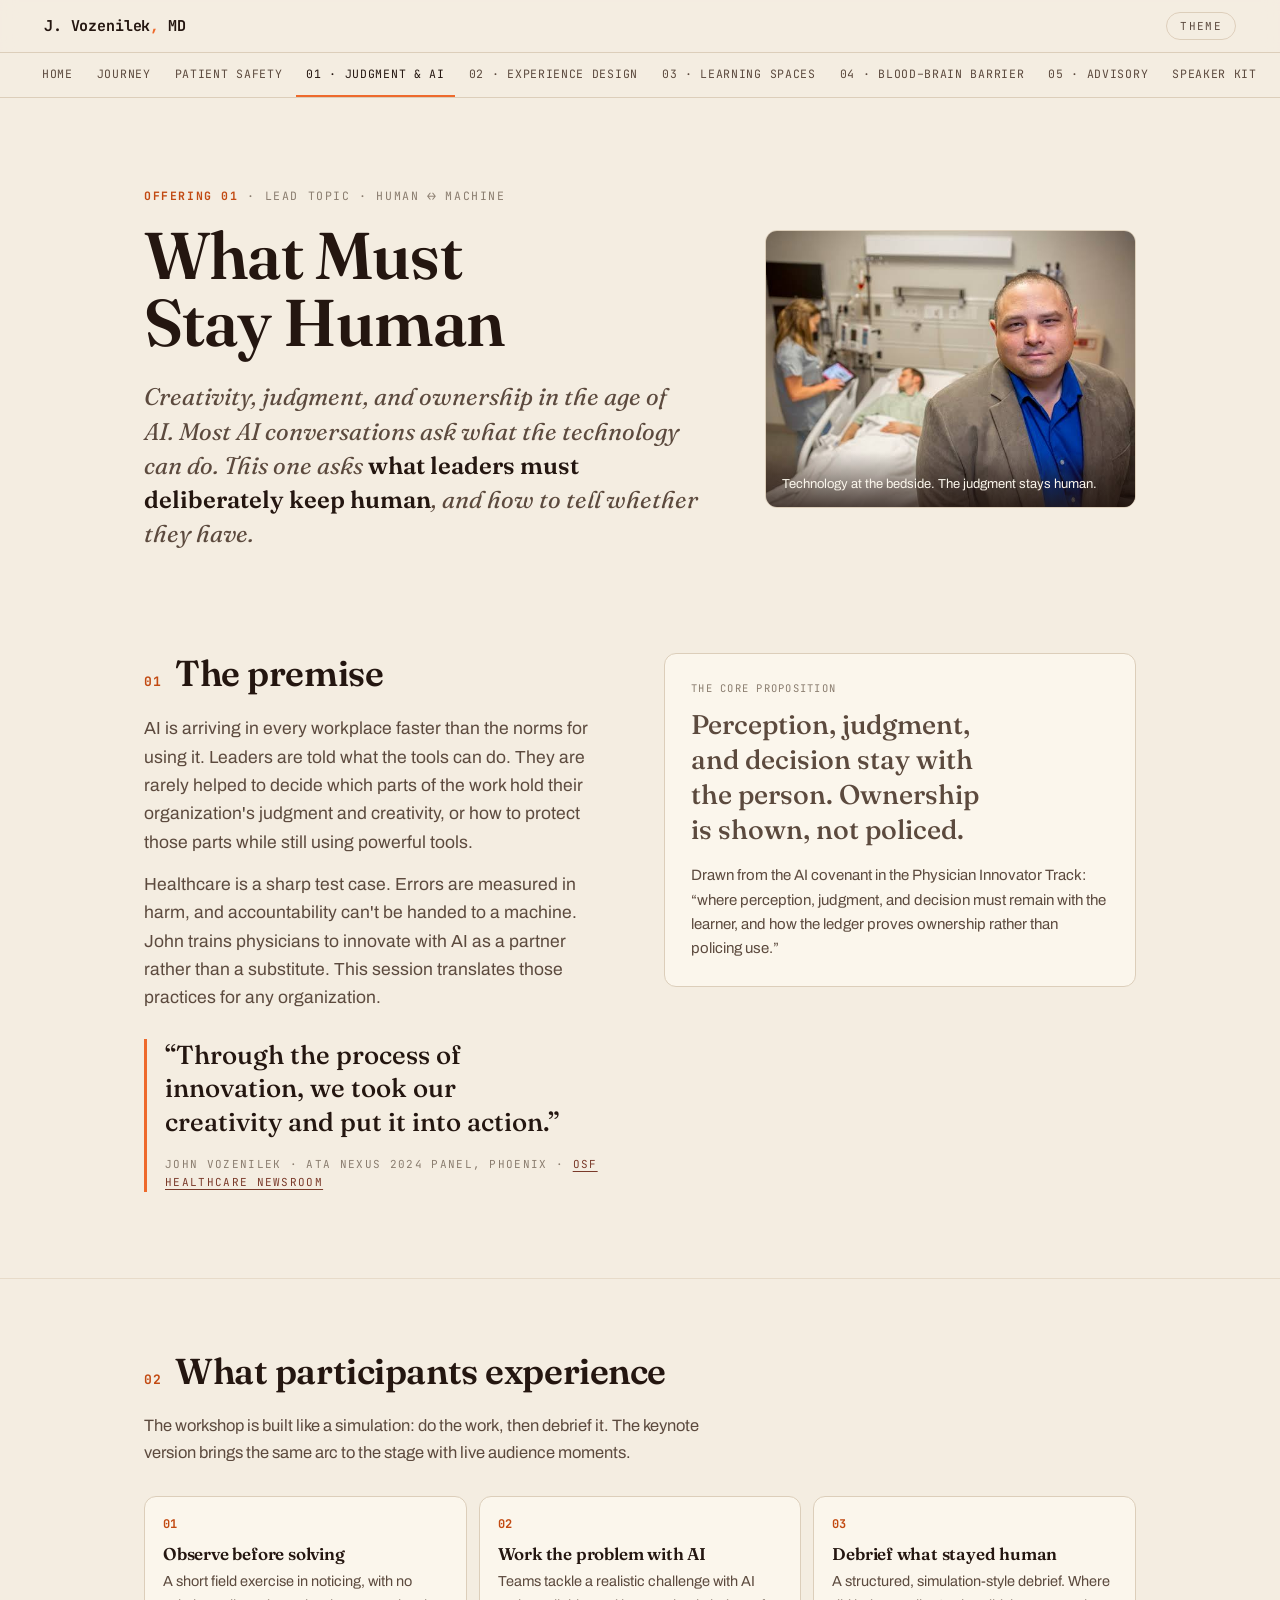
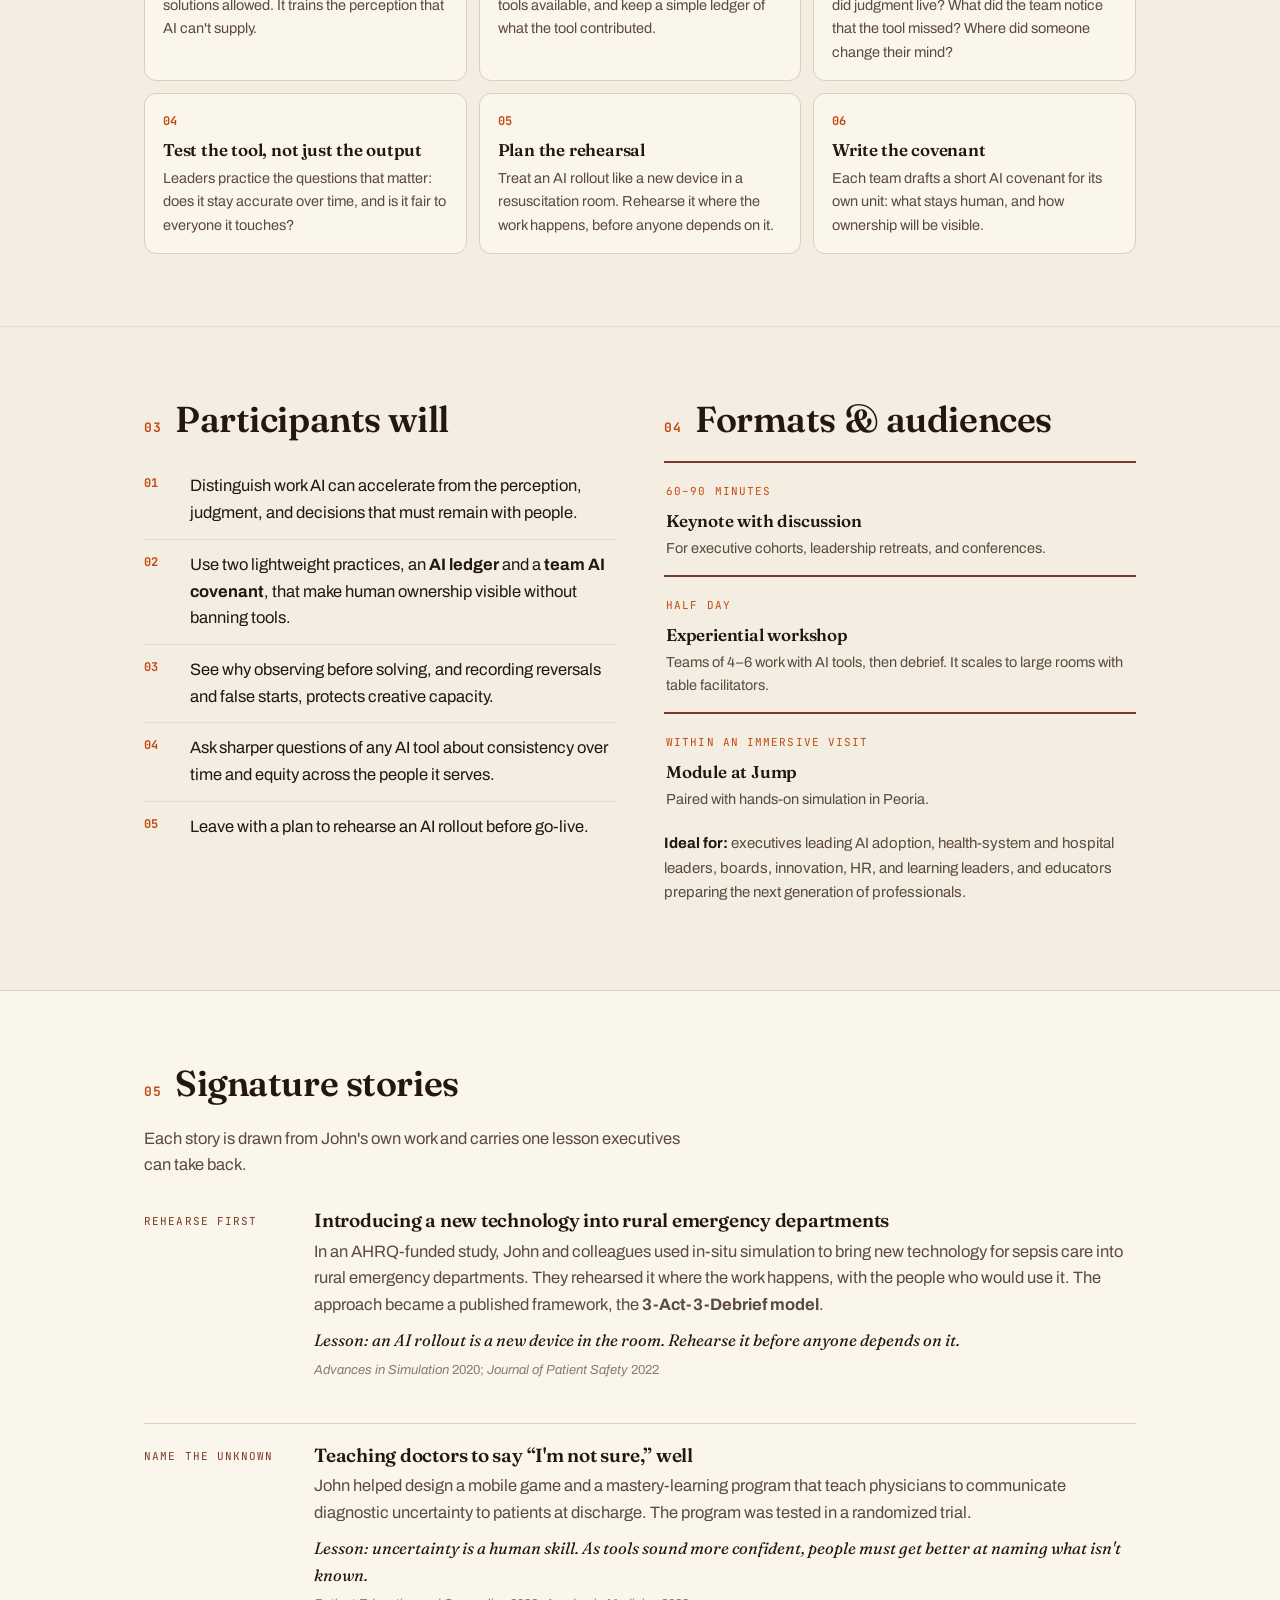
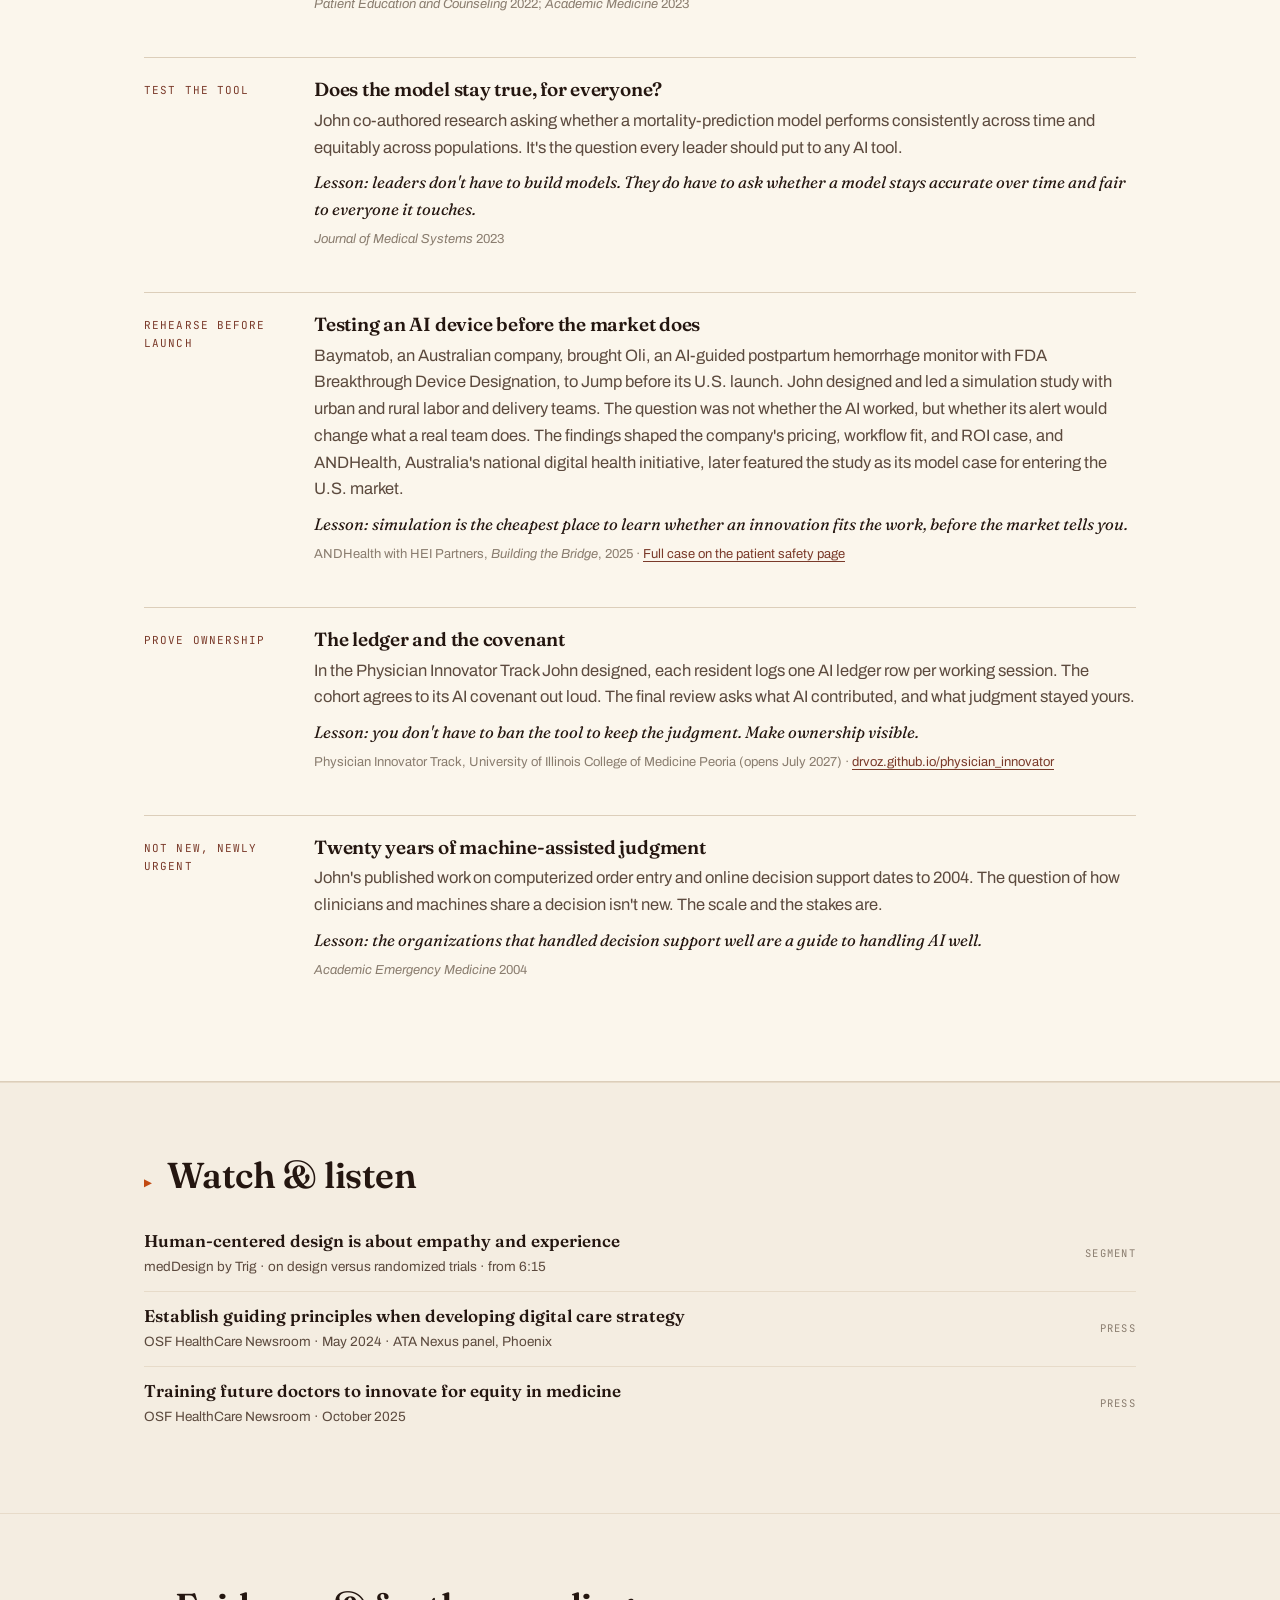
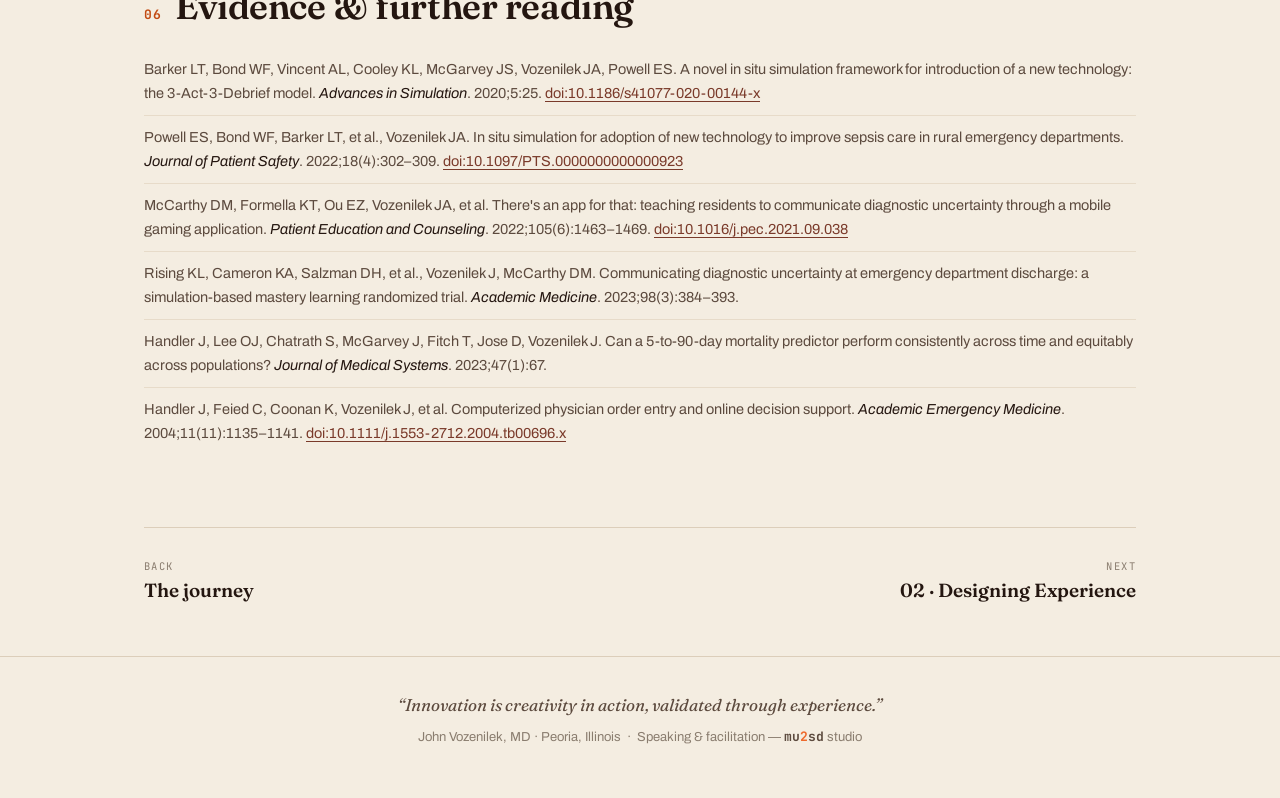
<file: topics/what-must-stay-human.html>
<!doctype html>
<html lang="en">
<head>
<meta charset="utf-8">
<meta name="viewport" content="width=device-width, initial-scale=1">
<title>What Must Stay Human — John Vozenilek, MD</title>
<meta name="description" content="Creativity, judgment, and ownership in the age of AI. A keynote and experiential workshop on what leaders must deliberately keep human, and how to know whether they have.">
<meta name="author" content="John Vozenilek, MD">
<meta property="og:type" content="website">
<meta property="og:title" content="What Must Stay Human — John Vozenilek, MD">
<meta property="og:description" content="Creativity, judgment, and ownership in the age of AI. A keynote and experiential workshop on what leaders must deliberately keep human, and how to know whether they have.">
<meta property="og:image" content="https://drvoz.github.io/bespoke/assets/img/og-card.png">
<meta name="twitter:card" content="summary_large_image">
<link rel="icon" type="image/svg+xml" href="../assets/img/favicon.svg">
<link rel="preconnect" href="https://fonts.googleapis.com">
<link rel="preconnect" href="https://fonts.gstatic.com" crossorigin>
<link rel="stylesheet" href="https://fonts.googleapis.com/css2?family=Fraunces:ital,opsz,wght@0,9..144,400;0,9..144,500;0,9..144,600;1,9..144,400;1,9..144,500&family=Archivo:wght@400;500;600;700&family=JetBrains+Mono:wght@400;500;700&display=swap">
<link rel="stylesheet" href="../assets/css/site.css">
</head>
<body>
<div class="topbar">
  <a class="brandmark" href="../index.html">J. Vozenilek<span class="dot">,</span> MD</a>
  <button class="toggle" id="tgl" aria-label="Toggle light or dark theme">Theme</button>
</div>
<nav class="subnav" aria-label="Site sections">
  <ul>
    <li><a href="../index.html">Home</a></li>
    <li><a href="../journey.html">Journey</a></li>
    <li><a href="../patient-safety.html">Patient safety</a></li>
    <li><a href="../topics/what-must-stay-human.html" aria-current="page">01 · Judgment &amp; AI</a></li>
    <li><a href="../topics/designing-experience.html">02 · Experience design</a></li>
    <li><a href="../topics/space-as-leadership.html">03 · Learning spaces</a></li>
    <li><a href="../topics/blood-brain-barrier.html">04 · Blood–brain barrier</a></li>
    <li><a href="../topics/advisory-translation.html">05 · Advisory</a></li>
    <li><a href="../kit.html">Speaker kit</a></li>
  </ul>
</nav>
<main>
<header class="hero" style="padding-bottom:30px">
  <div class="wrap hero-grid">
    <div>
      <p class="kicker"><b>Offering 01</b> · Lead topic · Human ↔ machine</p>
      <h1>What Must Stay Human</h1>
      <p class="lede">Creativity, judgment, and ownership in the age of AI. Most AI conversations ask what the technology can do. This one asks <b>what leaders must deliberately keep human</b>, and how to tell whether they have.</p>
    </div>
    <figure class="photo ">
      <img src="../assets/img/bedside-technology.jpg" alt="John Vozenilek in a patient room as a clinician uses a tablet at the bedside">
      <figcaption>Technology at the bedside. The judgment stays human.</figcaption>
    </figure>
  </div>
</header>

<section>
  <div class="wrap grid-2">
    <div>
      <div class="section-label"><span class="n">01</span><h2>The premise</h2></div>
      <p class="standfirst">AI is arriving in every workplace faster than the norms for using it. Leaders are told what the tools can do. They are rarely helped to decide which parts of the work hold their organization's judgment and creativity, or how to protect those parts while still using powerful tools.</p>
      <p class="standfirst">Healthcare is a sharp test case. Errors are measured in harm, and accountability can't be handed to a machine. John trains physicians to innovate with AI as a partner rather than a substitute. This session translates those practices for any organization.</p>
      <blockquote style="margin:26px 0 0; padding-left:18px; border-left:3px solid var(--orange)">
        <p class="pull" style="font-size:clamp(20px,2.4vw,26px)">“Through the process of innovation, we took our creativity and put it into action.”</p>
        <p class="pull-src">John Vozenilek · ATA Nexus 2024 panel, Phoenix · <a href="https://newsroom.osfhealthcare.org/osf-healthcare-experts-establish-guiding-principles-when-developing-digital-care-strategy/">OSF HealthCare Newsroom</a></p>
      </blockquote>
    </div>
    <div class="card" style="align-self:start; padding:26px">
      <p class="meta">The core proposition</p>
      <p class="pull" style="font-size:clamp(21px,2.4vw,27px)">Perception, judgment, and decision stay with the person. Ownership is shown, not policed.</p>
      <p style="margin-top:16px">Drawn from the AI covenant in the Physician Innovator Track: “where perception, judgment, and decision must remain with the learner, and how the ledger proves ownership rather than policing use.”</p>
    </div>
  </div>
</section>

<section>
  <div class="wrap">
    <div class="section-label"><span class="n">02</span><h2>What participants experience</h2></div>
    <p class="sect-note">The workshop is built like a simulation: do the work, then debrief it. The keynote version brings the same arc to the stage with live audience moments.</p>
    <div class="steps">
      <div class="step"><h4>Observe before solving</h4><p>A short field exercise in noticing, with no solutions allowed. It trains the perception that AI can't supply.</p></div>
      <div class="step"><h4>Work the problem with AI</h4><p>Teams tackle a realistic challenge with AI tools available, and keep a simple ledger of what the tool contributed.</p></div>
      <div class="step"><h4>Debrief what stayed human</h4><p>A structured, simulation-style debrief. Where did judgment live? What did the team notice that the tool missed? Where did someone change their mind?</p></div>
      <div class="step"><h4>Test the tool, not just the output</h4><p>Leaders practice the questions that matter: does it stay accurate over time, and is it fair to everyone it touches?</p></div>
      <div class="step"><h4>Plan the rehearsal</h4><p>Treat an AI rollout like a new device in a resuscitation room. Rehearse it where the work happens, before anyone depends on it.</p></div>
      <div class="step"><h4>Write the covenant</h4><p>Each team drafts a short AI covenant for its own unit: what stays human, and how ownership will be visible.</p></div>
    </div>
  </div>
</section>

<section>
  <div class="wrap grid-2">
    <div>
      <div class="section-label"><span class="n">03</span><h2>Participants will</h2></div>
      <ol class="outcomes">
        <li>Distinguish work AI can accelerate from the perception, judgment, and decisions that must remain with people.</li>
        <li>Use two lightweight practices, an <b>AI ledger</b> and a <b>team AI covenant</b>, that make human ownership visible without banning tools.</li>
        <li>See why observing before solving, and recording reversals and false starts, protects creative capacity.</li>
        <li>Ask sharper questions of any AI tool about consistency over time and equity across the people it serves.</li>
        <li>Leave with a plan to rehearse an AI rollout before go-live.</li>
      </ol>
    </div>
    <div>
      <div class="section-label"><span class="n">04</span><h2>Formats &amp; audiences</h2></div>
      <div class="formats" style="grid-template-columns:1fr">
        <div class="format"><span class="d">60–90 minutes</span><h4>Keynote with discussion</h4><p>For executive cohorts, leadership retreats, and conferences.</p></div>
        <div class="format"><span class="d">Half day</span><h4>Experiential workshop</h4><p>Teams of 4–6 work with AI tools, then debrief. It scales to large rooms with table facilitators.</p></div>
        <div class="format"><span class="d">Within an immersive visit</span><h4>Module at Jump</h4><p>Paired with hands-on simulation in Peoria.</p></div>
      </div>
      <p style="margin-top:20px; color:var(--ink-soft); font-size:15px"><b style="color:var(--ink)">Ideal for:</b> executives leading AI adoption, health-system and hospital leaders, boards, innovation, HR, and learning leaders, and educators preparing the next generation of professionals.</p>
    </div>
  </div>
</section>

<section class="band">
  <div class="wrap">
    <div class="section-label"><span class="n">05</span><h2>Signature stories</h2></div>
    <p class="sect-note">Each story is drawn from John's own work and carries one lesson executives can take back.</p>
    <div class="stories">
      <article class="story">
        <span class="tag">Rehearse first</span>
        <div>
          <h4>Introducing a new technology into rural emergency departments</h4>
          <p>In an AHRQ-funded study, John and colleagues used in-situ simulation to bring new technology for sepsis care into rural emergency departments. They rehearsed it where the work happens, with the people who would use it. The approach became a published framework, the <b>3-Act-3-Debrief model</b>.</p>
          <p class="lesson">Lesson: an AI rollout is a new device in the room. Rehearse it before anyone depends on it.</p>
          <p class="src"><i>Advances in Simulation</i> 2020; <i>Journal of Patient Safety</i> 2022</p>
        </div>
      </article>
      <article class="story">
        <span class="tag">Name the unknown</span>
        <div>
          <h4>Teaching doctors to say “I'm not sure,” well</h4>
          <p>John helped design a mobile game and a mastery-learning program that teach physicians to communicate diagnostic uncertainty to patients at discharge. The program was tested in a randomized trial.</p>
          <p class="lesson">Lesson: uncertainty is a human skill. As tools sound more confident, people must get better at naming what isn't known.</p>
          <p class="src"><i>Patient Education and Counseling</i> 2022; <i>Academic Medicine</i> 2023</p>
        </div>
      </article>
      <article class="story">
        <span class="tag">Test the tool</span>
        <div>
          <h4>Does the model stay true, for everyone?</h4>
          <p>John co-authored research asking whether a mortality-prediction model performs consistently across time and equitably across populations. It's the question every leader should put to any AI tool.</p>
          <p class="lesson">Lesson: leaders don't have to build models. They do have to ask whether a model stays accurate over time and fair to everyone it touches.</p>
          <p class="src"><i>Journal of Medical Systems</i> 2023</p>
        </div>
      </article>
      <article class="story">
        <span class="tag">Rehearse before launch</span>
        <div>
          <h4>Testing an AI device before the market does</h4>
          <p>Baymatob, an Australian company, brought Oli, an AI-guided postpartum hemorrhage monitor with FDA Breakthrough Device Designation, to Jump before its U.S. launch. John designed and led a simulation study with urban and rural labor and delivery teams. The question was not whether the AI worked, but whether its alert would change what a real team does. The findings shaped the company's pricing, workflow fit, and ROI case, and ANDHealth, Australia's national digital health initiative, later featured the study as its model case for entering the U.S. market.</p>
          <p class="lesson">Lesson: simulation is the cheapest place to learn whether an innovation fits the work, before the market tells you.</p>
          <p class="src">ANDHealth with HEI Partners, <i>Building the Bridge</i>, 2025 · <a href="../patient-safety.html#oli">Full case on the patient safety page</a></p>
        </div>
      </article>
      <article class="story">
        <span class="tag">Prove ownership</span>
        <div>
          <h4>The ledger and the covenant</h4>
          <p>In the Physician Innovator Track John designed, each resident logs one AI ledger row per working session. The cohort agrees to its AI covenant out loud. The final review asks what AI contributed, and what judgment stayed yours.</p>
          <p class="lesson">Lesson: you don't have to ban the tool to keep the judgment. Make ownership visible.</p>
          <p class="src">Physician Innovator Track, University of Illinois College of Medicine Peoria (opens July 2027) · <a href="https://drvoz.github.io/physician_innovator/">drvoz.github.io/physician_innovator</a></p>
        </div>
      </article>
      <article class="story">
        <span class="tag">Not new, newly urgent</span>
        <div>
          <h4>Twenty years of machine-assisted judgment</h4>
          <p>John's published work on computerized order entry and online decision support dates to 2004. The question of how clinicians and machines share a decision isn't new. The scale and the stakes are.</p>
          <p class="lesson">Lesson: the organizations that handled decision support well are a guide to handling AI well.</p>
          <p class="src"><i>Academic Emergency Medicine</i> 2004</p>
        </div>
      </article>
    </div>
  </div>
</section>

<section>
  <div class="wrap">
    <div class="section-label"><span class="n">▶</span><h2>Watch &amp; listen</h2></div>
    <ul class="media">
      <li><a class="t" href="https://www.youtube.com/watch?v=jqdyr2kO16M&amp;t=375s">Human-centered design is about empathy and experience</a><span class="src">medDesign by Trig · on design versus randomized trials · from 6:15</span><span class="kind">Segment</span></li>
      <li><a class="t" href="https://newsroom.osfhealthcare.org/osf-healthcare-experts-establish-guiding-principles-when-developing-digital-care-strategy/">Establish guiding principles when developing digital care strategy</a><span class="src">OSF HealthCare Newsroom · May 2024 · ATA Nexus panel, Phoenix</span><span class="kind">Press</span></li>
      <li><a class="t" href="https://newsroom.osfhealthcare.org/osf-healthcare-and-u-of-i-train-future-doctors-to-innovate-for-equity-in-medicine/">Training future doctors to innovate for equity in medicine</a><span class="src">OSF HealthCare Newsroom · October 2025</span><span class="kind">Press</span></li>
    </ul>
  </div>
</section>

<section>
  <div class="wrap">
    <div class="section-label"><span class="n">06</span><h2>Evidence &amp; further reading</h2></div>
    <ul class="refs">
      <li>Barker LT, Bond WF, Vincent AL, Cooley KL, McGarvey JS, Vozenilek JA, Powell ES. A novel in situ simulation framework for introduction of a new technology: the 3-Act-3-Debrief model. <i>Advances in Simulation</i>. 2020;5:25. <a href="https://doi.org/10.1186/s41077-020-00144-x">doi:10.1186/s41077-020-00144-x</a></li>
      <li>Powell ES, Bond WF, Barker LT, et al., Vozenilek JA. In situ simulation for adoption of new technology to improve sepsis care in rural emergency departments. <i>Journal of Patient Safety</i>. 2022;18(4):302–309. <a href="https://doi.org/10.1097/PTS.0000000000000923">doi:10.1097/PTS.0000000000000923</a></li>
      <li>McCarthy DM, Formella KT, Ou EZ, Vozenilek JA, et al. There's an app for that: teaching residents to communicate diagnostic uncertainty through a mobile gaming application. <i>Patient Education and Counseling</i>. 2022;105(6):1463–1469. <a href="https://doi.org/10.1016/j.pec.2021.09.038">doi:10.1016/j.pec.2021.09.038</a></li>
      <li>Rising KL, Cameron KA, Salzman DH, et al., Vozenilek J, McCarthy DM. Communicating diagnostic uncertainty at emergency department discharge: a simulation-based mastery learning randomized trial. <i>Academic Medicine</i>. 2023;98(3):384–393.</li>
      <li>Handler J, Lee OJ, Chatrath S, McGarvey J, Fitch T, Jose D, Vozenilek J. Can a 5-to-90-day mortality predictor perform consistently across time and equitably across populations? <i>Journal of Medical Systems</i>. 2023;47(1):67.</li>
      <li>Handler J, Feied C, Coonan K, Vozenilek J, et al. Computerized physician order entry and online decision support. <i>Academic Emergency Medicine</i>. 2004;11(11):1135–1141. <a href="https://doi.org/10.1111/j.1553-2712.2004.tb00696.x">doi:10.1111/j.1553-2712.2004.tb00696.x</a></li>
    </ul>
  </div>
</section>

<div class="wrap">
  <div class="onward">
    <a class="prev" href="../journey.html"><span>Back</span><b>The journey</b></a>
    <a class="next" href="../topics/designing-experience.html"><span>Next</span><b>02 · Designing Experience</b></a>
  </div>
</div>

</main>
<footer class="site">
  <span class="fq">“Innovation is creativity in action, validated through experience.”</span>
  <span class="src">John Vozenilek, MD · Peoria, Illinois &nbsp;·&nbsp; Speaking &amp; facilitation — <b>mu<span class="two">2</span>sd</b> studio</span>
</footer>
<script src="../assets/js/site.js"></script>
</body>
</html>
</file>
<file: assets/css/site.css>
/* ==========================================================
   John Vozenilek, MD — Speaking & Facilitation
   Design language shared with the mu2sd studio sites
   (physician_innovator, academics). Tokens first.
   ========================================================== */
:root{
  --ground:#F4EDE1; --panel:#FBF6EC; --panel-2:#EFE6D6;
  --ink:#241610; --ink-soft:#5C4A3E; --ink-faint:#8A7D6F;
  --hair:#DCCEBA; --hair-soft:#E7DBC9;
  --cognac:#7A3A2A; --cognac-lo:#5E2A1E; --walnut:#3B2416;
  --orange:#EE6A2C; --orange-lo:#C24A12;
  --slate:#3E4A63; --slate-mist:#8797A6;
  --brand:var(--cognac);
  --shadow:rgba(59,36,22,.16);
  --radius:12px;
}
@media (prefers-color-scheme:dark){
  :root:not([data-theme="light"]){
    --ground:#241610; --panel:#2E1D12; --panel-2:#3B2416;
    --ink:#F1E7D8; --ink-soft:#C3AF9C; --ink-faint:#9C9384;
    --hair:#4A3222; --hair-soft:#3A2718;
    --cognac:#C06749; --cognac-lo:#8a4130; --brand:#C06749;
    --orange:#F2894E; --orange-lo:#F2894E;
    --slate:#8FA0C4; --slate-mist:#9BA9B8;
    --shadow:rgba(0,0,0,.45);
  }
}
:root[data-theme="dark"]{
  --ground:#241610; --panel:#2E1D12; --panel-2:#3B2416;
  --ink:#F1E7D8; --ink-soft:#C3AF9C; --ink-faint:#9C9384;
  --hair:#4A3222; --hair-soft:#3A2718;
  --cognac:#C06749; --cognac-lo:#8a4130; --brand:#C06749;
  --orange:#F2894E; --orange-lo:#F2894E;
  --slate:#8FA0C4; --slate-mist:#9BA9B8;
  --shadow:rgba(0,0,0,.45);
}

*{box-sizing:border-box;}
html{-webkit-text-size-adjust:100%; scroll-behavior:smooth;}
body{
  margin:0; background:var(--ground); color:var(--ink);
  font-family:"Archivo",system-ui,-apple-system,sans-serif;
  font-size:16.5px; line-height:1.62; -webkit-font-smoothing:antialiased;
}
img{max-width:100%; height:auto; display:block;}
a{color:var(--cognac); text-decoration-thickness:1px; text-underline-offset:3px;}
a:hover{color:var(--orange-lo);}
:focus-visible{outline:2px solid var(--orange); outline-offset:3px; border-radius:4px;}
.mono{font-family:"JetBrains Mono",ui-monospace,monospace;}
.serif{font-family:"Fraunces",Georgia,serif;}

/* ---------- Top bar + section nav ---------- */
.topbar{
  position:sticky; top:0; z-index:30; display:flex; align-items:center; justify-content:space-between; gap:16px;
  padding:12px clamp(16px,4vw,44px);
  background:color-mix(in srgb,var(--ground) 90%, transparent);
  backdrop-filter:blur(8px); -webkit-backdrop-filter:blur(8px);
  border-bottom:1px solid var(--hair);
}
.brandmark{
  font-family:"JetBrains Mono",monospace; font-weight:700; font-size:15px; letter-spacing:-.01em;
  color:var(--ink); text-decoration:none; white-space:nowrap;
}
.brandmark .dot{color:var(--orange);}
.toggle{
  font-family:"JetBrains Mono",monospace; font-size:11px; letter-spacing:.12em; text-transform:uppercase;
  cursor:pointer; background:transparent; color:var(--ink-soft); border:1px solid var(--hair);
  border-radius:999px; padding:6px 13px; transition:.2s;
}
.toggle:hover{border-color:var(--brand); color:var(--brand);}
.subnav{border-bottom:1px solid var(--hair); background:var(--ground);}
.subnav ul{
  list-style:none; margin:0 auto; padding:0 clamp(16px,3vw,32px); max-width:1320px; justify-content:safe center;
  display:flex; gap:4px; overflow-x:auto; scrollbar-width:none;
}
.subnav ul::-webkit-scrollbar{display:none;}
.subnav a{
  display:block; padding:12px 10px 11px; white-space:nowrap; text-decoration:none;
  font-family:"JetBrains Mono",monospace; font-size:11.5px; letter-spacing:.06em; text-transform:uppercase;
  color:var(--ink-soft); border-bottom:2px solid transparent;
}
.subnav a:hover{color:var(--ink);}
.subnav a[aria-current="page"]{color:var(--ink); border-bottom-color:var(--orange);}

/* ---------- Layout ---------- */
.wrap{max-width:1080px; margin:0 auto; padding:0 clamp(16px,4vw,44px);}
section{padding:clamp(40px,6vw,72px) 0;}
section + section{border-top:1px solid var(--hair-soft);}

.kicker{
  font-family:"JetBrains Mono",monospace; font-size:11.5px; letter-spacing:.14em; text-transform:uppercase;
  color:var(--ink-faint); margin:0 0 16px;
}
.kicker b{color:var(--orange-lo); font-weight:700;}
h1,h2,h3,h4{font-family:"Fraunces",Georgia,serif; font-optical-sizing:auto; color:var(--ink); letter-spacing:-.012em;}
h1{
  font-weight:600; font-size:clamp(36px,6.2vw,66px); line-height:1.02; margin:0; text-wrap:balance; max-width:17ch;
}
h2{font-weight:600; font-size:clamp(25px,3.4vw,36px); line-height:1.12; margin:0 0 14px; text-wrap:balance;}
h3{font-weight:600; font-size:21px; line-height:1.2; margin:0 0 8px;}
h4{font-weight:600; font-size:17px; line-height:1.25; margin:0 0 6px;}
p{margin:0 0 14px;}
.lede{
  font-family:"Fraunces",Georgia,serif; font-style:italic; font-size:clamp(19px,2.5vw,24px);
  line-height:1.42; color:var(--ink-soft); max-width:44ch; margin:24px 0 0;
}
.lede b{font-style:normal; font-weight:600; color:var(--ink);}
.standfirst{max-width:62ch; color:var(--ink-soft); font-size:17.5px;}
.sect-note{max-width:62ch; color:var(--ink-soft); margin:0 0 30px;}
.rule{height:2px; background:var(--cognac); width:82px; margin:30px 0 0; border:0;}

.section-label{display:flex; align-items:baseline; gap:14px; margin:0 0 22px; flex-wrap:wrap;}
.section-label .n{font-family:"JetBrains Mono",monospace; font-size:13px; font-weight:700; color:var(--orange-lo); letter-spacing:.04em;}
.section-label h2{margin:0;}

/* ---------- Hero ---------- */
.hero{padding:clamp(44px,7vw,92px) 0 clamp(40px,6vw,70px);}
.hero-grid{display:grid; grid-template-columns:minmax(0,1.5fr) minmax(0,1fr); gap:clamp(28px,5vw,64px); align-items:center;}
.hero .actions{display:flex; flex-wrap:wrap; gap:10px; margin-top:32px;}
.btn{
  display:inline-flex; align-items:center; gap:8px; text-decoration:none; cursor:pointer;
  font-family:"JetBrains Mono",monospace; font-size:12px; letter-spacing:.1em; text-transform:uppercase; font-weight:500;
  padding:12px 18px; border-radius:999px; border:1px solid var(--cognac); transition:.18s;
}
.btn.primary{background:var(--cognac); color:#FBF6EC;}
.btn.primary:hover{background:var(--cognac-lo); color:#fff;}
.btn.ghost{background:transparent; color:var(--cognac);}
.btn.ghost:hover{background:var(--panel); color:var(--orange-lo); border-color:var(--orange-lo);}

/* ---------- Photo slots: drop a file at the src path and it appears ---------- */
.photo{
  position:relative; margin:0; border-radius:var(--radius); overflow:hidden;
  background:
    repeating-linear-gradient(135deg, transparent 0 10px, color-mix(in srgb,var(--hair) 45%, transparent) 10px 11px),
    var(--panel-2);
  border:1px solid var(--hair); aspect-ratio:4/3;
}
.photo.portrait{aspect-ratio:4/5;}
.photo.wide{aspect-ratio:16/9;}
.photo.square{aspect-ratio:1/1;}
.photo img{position:absolute; inset:0; width:100%; height:100%; object-fit:cover; z-index:1;}
.photo .slot{
  position:absolute; inset:0; display:flex; flex-direction:column; justify-content:flex-end; gap:4px;
  padding:16px 18px; color:var(--ink-soft);
}
.photo .slot b{font-family:"JetBrains Mono",monospace; font-size:10.5px; letter-spacing:.14em; text-transform:uppercase; color:var(--cognac);}
.photo .slot span{font-size:13.5px; line-height:1.35; max-width:36ch;}
.photo figcaption{position:absolute; left:0; right:0; bottom:0; z-index:2; padding:22px 16px 12px; font-size:13px; color:#FBF6EC;
  background:linear-gradient(transparent, rgba(36,22,16,.78));}
.photo:not(:has(img)) figcaption{display:none;}

/* ---------- Stats ---------- */
.stats{display:grid; grid-template-columns:repeat(5,1fr); gap:0; border-top:1px solid var(--hair); border-bottom:1px solid var(--hair);}
.stat{padding:22px 18px 20px; border-left:1px solid var(--hair);}
.stat:first-child{border-left:0; padding-left:0;}
.stat .v{font-family:"Fraunces",Georgia,serif; font-size:clamp(30px,3.6vw,42px); font-weight:600; line-height:1; color:var(--ink); letter-spacing:-.02em;}
.stat .v small{font-size:.55em; color:var(--orange-lo);}
.stat .l{font-size:13px; color:var(--ink-soft); line-height:1.35; margin-top:8px;}

/* ---------- The thread (five boundaries) ---------- */
.thread{display:grid; grid-template-columns:repeat(2,1fr); gap:14px;}
.offer.wide{grid-column:1 / -1;}
.offer.wide p{max-width:72ch;}
.offer{
  position:relative; display:flex; flex-direction:column; text-decoration:none; color:inherit;
  background:var(--panel); border:1px solid var(--hair); border-radius:var(--radius);
  padding:24px 24px 22px; box-shadow:0 12px 30px -24px var(--shadow); transition:.2s;
}
.offer:hover{border-color:var(--cognac); transform:translateY(-2px); color:inherit;}
.offer .num{font-family:"JetBrains Mono",monospace; font-size:11.5px; color:var(--orange-lo); letter-spacing:.1em; font-weight:700;}
.offer .cross{font-family:"JetBrains Mono",monospace; font-size:11.5px; letter-spacing:.08em; text-transform:uppercase; color:var(--ink-faint); margin:14px 0 6px;}
.offer .cross i{font-style:normal; color:var(--cognac);}
.offer h3{font-size:24px; margin:0 0 10px;}
.offer p{color:var(--ink-soft); font-size:15px; margin:0 0 18px;}
.offer .more{margin-top:auto; font-family:"JetBrains Mono",monospace; font-size:11.5px; letter-spacing:.1em; text-transform:uppercase; color:var(--cognac);}
.offer:hover .more{color:var(--orange-lo);}

/* ---------- Generic cards / grids ---------- */
.grid-2{display:grid; grid-template-columns:repeat(2,minmax(0,1fr)); gap:clamp(20px,4vw,48px);}
.grid-3{display:grid; grid-template-columns:repeat(3,minmax(0,1fr)); gap:14px;}
.card{background:var(--panel); border:1px solid var(--hair); border-radius:var(--radius); padding:20px 20px 18px;}
.card p{color:var(--ink-soft); font-size:15px; margin:0;}
.card .meta{font-family:"JetBrains Mono",monospace; font-size:10.5px; letter-spacing:.12em; text-transform:uppercase; color:var(--ink-faint); margin:0 0 10px;}

/* ---------- Formats ---------- */
.formats{display:grid; grid-template-columns:repeat(5,minmax(0,1fr)); gap:14px;}
@media (max-width:980px){ .formats{grid-template-columns:repeat(auto-fit,minmax(190px,1fr));} }
.format{border-top:2px solid var(--cognac); padding:14px 2px 0;}
.format .d{font-family:"JetBrains Mono",monospace; font-size:11px; letter-spacing:.1em; text-transform:uppercase; color:var(--orange-lo);}
.format h4{margin:6px 0 6px;}
.format p{font-size:14.5px; color:var(--ink-soft); margin:0;}

/* ---------- Stories (signature evidence) ---------- */
.stories{display:grid; gap:14px;}
.story{display:grid; grid-template-columns:150px minmax(0,1fr); gap:20px; padding:20px 0; border-top:1px solid var(--hair);}
.story:first-child{border-top:0; padding-top:0;}
.story .tag{font-family:"JetBrains Mono",monospace; font-size:11px; letter-spacing:.1em; text-transform:uppercase; color:var(--cognac); padding-top:4px;}
.story h4{font-size:19px;}
.story p{color:var(--ink-soft); margin:0 0 8px;}
.story .lesson{font-family:"Fraunces",Georgia,serif; font-style:italic; color:var(--ink); margin:0;}
.story .src{font-size:13px; color:var(--ink-faint); margin-top:6px;}

/* ---------- Outcomes list ---------- */
.outcomes{list-style:none; padding:0; margin:0; counter-reset:o;}
.outcomes li{counter-increment:o; position:relative; padding:12px 0 12px 46px; border-top:1px solid var(--hair-soft);}
.outcomes li:first-child{border-top:0;}
.outcomes li::before{content:counter(o,decimal-leading-zero); position:absolute; left:0; top:13px; font-family:"JetBrains Mono",monospace; font-size:12px; font-weight:700; color:var(--orange-lo);}

/* ---------- Pull quote ---------- */
.pull{
  font-family:"Fraunces",Georgia,serif; font-size:clamp(22px,3vw,32px); line-height:1.3; font-weight:500;
  color:var(--ink); max-width:30ch; margin:0; text-wrap:balance;
}
.pull-src{font-family:"JetBrains Mono",monospace; font-size:11px; letter-spacing:.12em; text-transform:uppercase; color:var(--ink-faint); margin-top:16px;}
.band{background:var(--panel); border-top:1px solid var(--hair); border-bottom:1px solid var(--hair);}

/* ---------- Timeline (journey) ---------- */
.timeline{position:relative; margin:0; padding:0; list-style:none;}
.timeline::before{content:""; position:absolute; left:94px; top:6px; bottom:6px; width:2px; background:var(--hair);}
.timeline li{position:relative; display:grid; grid-template-columns:80px minmax(0,1fr); gap:36px; padding:0 0 34px;}
.timeline .yr{font-family:"JetBrains Mono",monospace; font-size:13px; font-weight:700; color:var(--cognac); text-align:right; padding-top:3px;}
.timeline li::after{content:""; position:absolute; left:89px; top:7px; width:12px; height:12px; border-radius:50%; background:var(--ground); border:2px solid var(--cognac);}
.timeline li.key::after{background:var(--orange); border-color:var(--orange);}
.timeline .act{font-family:"JetBrains Mono",monospace; font-size:10.5px; letter-spacing:.14em; text-transform:uppercase; color:var(--orange-lo); margin:0 0 4px;}
.timeline h3{margin:0 0 8px;}
.timeline p{color:var(--ink-soft); max-width:62ch;}

/* ---------- Tables ---------- */
.table-wrap{overflow-x:auto; border:1px solid var(--hair); border-radius:var(--radius); background:var(--panel);}
table{border-collapse:collapse; width:100%; font-size:14.5px;}
th,td{text-align:left; padding:11px 14px; border-bottom:1px solid var(--hair-soft); vertical-align:top;}
th{font-family:"JetBrains Mono",monospace; font-size:10.5px; letter-spacing:.12em; text-transform:uppercase; color:var(--ink-faint); font-weight:500;}
td.num, th.num{text-align:right; font-variant-numeric:tabular-nums;}
tr:last-child td{border-bottom:0;}
tfoot td{font-weight:600; color:var(--ink); border-top:1px solid var(--hair);}

/* ---------- Method steps ---------- */
.steps{display:grid; grid-template-columns:repeat(3,minmax(0,1fr)); gap:12px; counter-reset:s;}
.step{counter-increment:s; background:var(--panel); border:1px solid var(--hair); border-radius:var(--radius); padding:18px 18px 16px;}
.step::before{content:counter(s,decimal-leading-zero); display:block; font-family:"JetBrains Mono",monospace; font-size:12px; font-weight:700; color:var(--orange-lo); margin-bottom:8px;}
.step p{font-size:14.5px; color:var(--ink-soft); margin:0;}

/* ---------- Reading / evidence ---------- */
.refs{list-style:none; padding:0; margin:0;}
.refs li{padding:10px 0; border-top:1px solid var(--hair-soft); font-size:14.5px; color:var(--ink-soft);}
.refs li:first-child{border-top:0;}
.refs i{color:var(--ink);}

/* ---------- Downloads ---------- */
.downloads{display:grid; grid-template-columns:repeat(auto-fit,minmax(240px,1fr)); gap:12px;}
.dl{
  display:flex; flex-direction:column; gap:6px; text-decoration:none; color:inherit;
  background:var(--panel); border:1px solid var(--hair); border-radius:var(--radius); padding:20px; transition:.18s;
}
.dl:hover{border-color:var(--cognac); color:inherit;}
.dl .fmt{font-family:"JetBrains Mono",monospace; font-size:10.5px; letter-spacing:.14em; text-transform:uppercase; color:var(--orange-lo);}
.dl h4{margin:2px 0 2px;}
.dl p{font-size:14px; color:var(--ink-soft); margin:0;}
.dl .go{margin-top:auto; padding-top:10px; font-family:"JetBrains Mono",monospace; font-size:11px; letter-spacing:.1em; text-transform:uppercase; color:var(--cognac);}
.dl.featured{background:var(--cognac); border-color:var(--cognac); color:#FBF6EC;}
.dl.featured .fmt{color:#F7C7A6;}
.dl.featured h4{color:#FBF6EC;}
.dl.featured p{color:#EBD9C8;}
.dl.featured .go{color:#FBF6EC;}
.dl.pending{opacity:.72; pointer-events:none;}

/* ---------- Bios with copy ---------- */
.bio{position:relative; background:var(--panel); border:1px solid var(--hair); border-radius:var(--radius); padding:20px 20px 16px; margin-bottom:12px;}
.bio .bio-head{display:flex; align-items:center; justify-content:space-between; gap:12px; margin-bottom:10px;}
.bio .bio-head span{font-family:"JetBrains Mono",monospace; font-size:11px; letter-spacing:.12em; text-transform:uppercase; color:var(--ink-faint);}
.copy{font-family:"JetBrains Mono",monospace; font-size:10.5px; letter-spacing:.12em; text-transform:uppercase; cursor:pointer;
  background:transparent; color:var(--cognac); border:1px solid var(--hair); border-radius:999px; padding:5px 11px;}
.copy:hover{border-color:var(--cognac);}
.bio p{color:var(--ink-soft); font-size:15px;}
.bio p:last-child{margin-bottom:0;}

/* ---------- Onward + footer ---------- */
.onward{display:flex; justify-content:space-between; gap:12px; padding:30px 0 10px; border-top:1px solid var(--hair);}
.onward a{display:flex; flex-direction:column; text-decoration:none; color:var(--ink); max-width:48%;}
.onward a.next{text-align:right; margin-left:auto;}
.onward span{font-family:"JetBrains Mono",monospace; font-size:10.5px; letter-spacing:.14em; text-transform:uppercase; color:var(--ink-faint);}
.onward b{font-family:"Fraunces",Georgia,serif; font-weight:600; font-size:19px;}
.onward a:hover b{color:var(--orange-lo);}
footer.site{
  margin-top:40px; padding:34px clamp(16px,4vw,44px) 50px; border-top:1px solid var(--hair);
  display:flex; flex-direction:column; align-items:center; gap:8px; text-align:center;
}
footer.site .fq{font-family:"Fraunces",Georgia,serif; font-style:italic; font-size:17px; color:var(--ink-soft); max-width:46ch;}
footer.site .src{font-size:13px; color:var(--ink-faint);}
footer.site .src b{font-family:"JetBrains Mono",monospace; color:var(--ink-soft);}
footer.site .src .two{color:var(--orange);}

/* ---------- Contact band ---------- */
.contact{display:flex; flex-wrap:wrap; align-items:center; justify-content:space-between; gap:20px;}
.contact .lines{font-size:15px; color:var(--ink-soft);}
.contact .lines b{color:var(--ink);}

/* ---------- Responsive ---------- */
@media (max-width:880px){
  .hero-grid{grid-template-columns:1fr;}
  .hero-grid .photo{max-width:360px;}
  .stats{grid-template-columns:repeat(2,1fr);}
  .stat{border-left:0; padding-left:0; border-top:1px solid var(--hair);}
  .stat:nth-child(-n+2){border-top:0;}
  .stat:last-child{grid-column:1/-1;}
  .thread,.grid-2{grid-template-columns:1fr;}
  .grid-3,.steps{grid-template-columns:1fr;}
}
@media (max-width:600px){
  body{font-size:16px;}
  .story{grid-template-columns:1fr; gap:6px;}
  .timeline::before{left:6px;}
  .timeline li{grid-template-columns:1fr; gap:4px; padding-left:30px;}
  .timeline li::after{left:1px;}
  .timeline .yr{text-align:left;}
  .onward a{max-width:100%;}
}
@media print{
  .topbar,.subnav,.toggle,.onward,.copy{display:none !important;}
  body{background:#fff;}
}

/* ---------- Video (click-to-load facade: fast and privacy-friendly) ---------- */
.video{position:relative; aspect-ratio:16/9; border-radius:var(--radius); overflow:hidden; background:var(--walnut); border:1px solid var(--hair);}
.video a.facade{position:absolute; inset:0; display:block; color:#FBF6EC; text-decoration:none;}
.video .thumb{position:absolute; inset:0; width:100%; height:100%; object-fit:cover; opacity:.82; transition:.25s;}
.video a.facade:hover .thumb{opacity:.95;}
.video .shade{position:absolute; inset:0; background:linear-gradient(180deg, rgba(36,22,16,.05) 40%, rgba(36,22,16,.82));}
.video .play{position:absolute; left:50%; top:50%; transform:translate(-50%,-50%); width:76px; height:76px; border-radius:50%;
  background:var(--orange); display:flex; align-items:center; justify-content:center; box-shadow:0 10px 30px rgba(0,0,0,.35); transition:.2s;}
.video a.facade:hover .play{transform:translate(-50%,-50%) scale(1.06);}
.video .play::after{content:""; margin-left:6px; border-style:solid; border-width:13px 0 13px 21px; border-color:transparent transparent transparent #fff;}
.video .cap{position:absolute; left:20px; right:20px; bottom:16px;}
.video .cap b{display:block; font-family:"Fraunces",Georgia,serif; font-size:clamp(17px,2vw,22px); font-weight:600; line-height:1.2;}
.video .cap span{font-family:"JetBrains Mono",monospace; font-size:11px; letter-spacing:.1em; text-transform:uppercase; color:#F7C7A6;}
.video iframe{position:absolute; inset:0; width:100%; height:100%; border:0;}
.watch-grid{display:grid; grid-template-columns:minmax(0,1.6fr) minmax(0,1fr); gap:clamp(20px,4vw,40px); align-items:start;}

/* ---------- Media list ---------- */
.media-group{margin-bottom:26px;}
.media-group > .meta{font-family:"JetBrains Mono",monospace; font-size:11px; letter-spacing:.14em; text-transform:uppercase; color:var(--orange-lo); margin:0 0 6px;}
.media{list-style:none; margin:0; padding:0;}
.media li{display:grid; grid-template-columns:minmax(0,1fr) auto; gap:4px 18px; padding:13px 0; border-top:1px solid var(--hair-soft);}
.media li:first-child{border-top:0;}
.media a.t{font-family:"Fraunces",Georgia,serif; font-weight:600; font-size:17px; color:var(--ink); text-decoration:none; line-height:1.3;}
.media a.t:hover{color:var(--orange-lo);}
.media .src{grid-column:1; font-size:13.5px; color:var(--ink-soft);}
.media .kind{grid-column:2; grid-row:1 / span 2; align-self:center; font-family:"JetBrains Mono",monospace; font-size:10.5px; letter-spacing:.12em; text-transform:uppercase; color:var(--ink-faint); white-space:nowrap;}
.media li.star a.t::before{content:"★ "; color:var(--orange);}
@media (max-width:880px){ .watch-grid{grid-template-columns:1fr;} }
@media (max-width:600px){ .media li{grid-template-columns:1fr;} .media .kind{grid-column:1; grid-row:auto;} }

/* Circular headshot */
.photo.round{aspect-ratio:1/1; border-radius:50%; background:none; border:0; overflow:visible;}
.photo.round img{object-fit:contain; filter:drop-shadow(0 18px 30px var(--shadow));}
.timeline figure.photo{margin-top:14px; max-width:620px;}
.still{margin:16px 0 0; max-width:620px;}
.still img{width:100%; border-radius:var(--radius); border:1px solid var(--hair);}
.still figcaption{font-size:13.5px; color:var(--ink-faint); margin-top:8px; font-style:italic; font-family:"Fraunces",Georgia,serif;}

/* Mobile nav: fade on the right edge signals more items */
@media (max-width:1100px){ .subnav{position:relative;} .subnav::after{content:""; position:absolute; top:0; right:0; bottom:1px; width:36px; pointer-events:none; background:linear-gradient(90deg, transparent, var(--ground));} }
</file>
